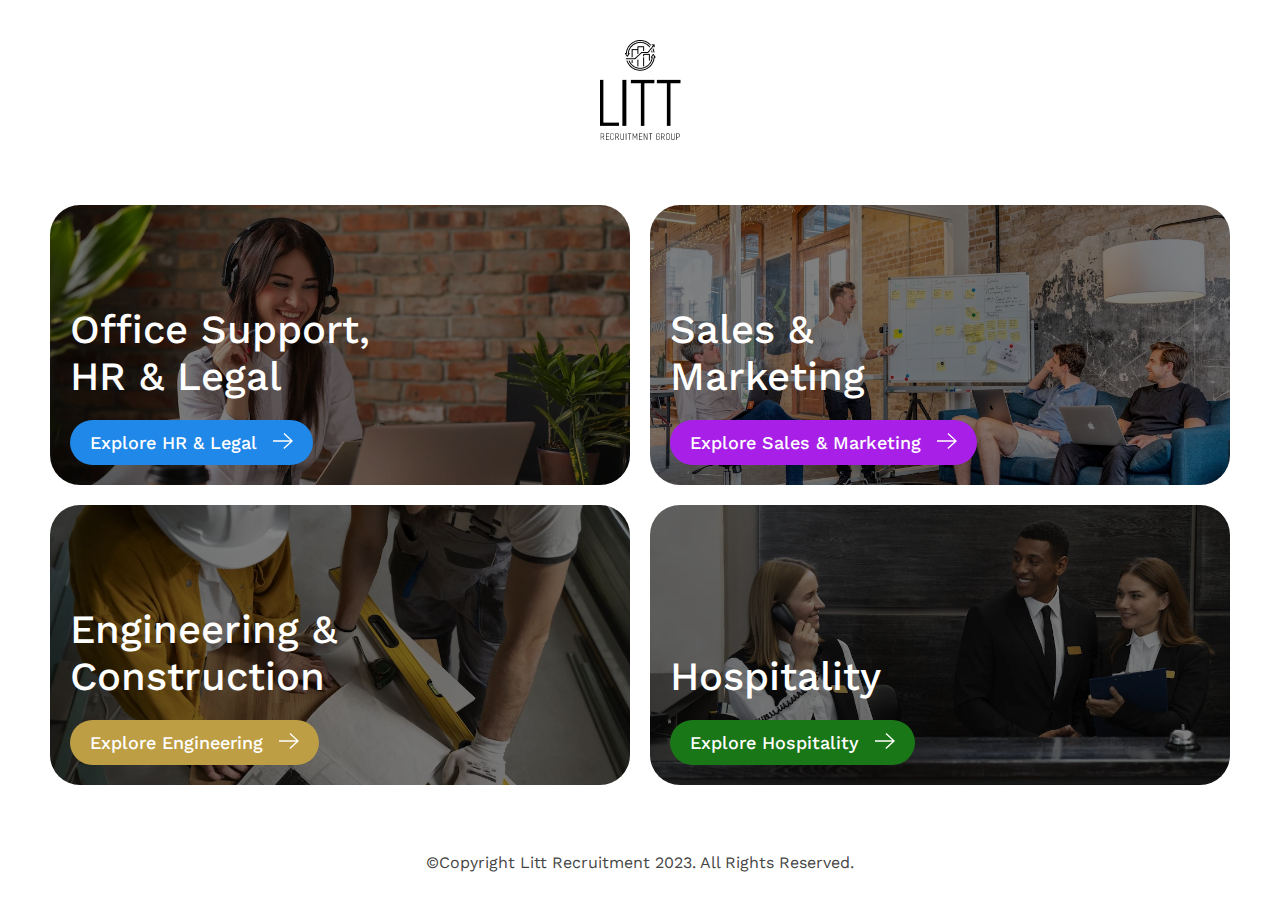
<file: src/index.html>
<!DOCTYPE html>
<html lang="en">
  <head>
    <meta charset="UTF-8" />
    <meta name="viewport" content="width=device-width, initial-scale=1.0" />
    <meta name="description" content="LITT Recruitment Agency Homepage" />
    <title>Home - LITT Recruitment</title>
    <link rel="stylesheet" href="./css/styles.css" />
  </head>
  <body>
    <div id="landing-page">
      <div class="container d-flex">
        <header class="landing-page__header d-flex">
          <a href="index.html">
            <img
              class="logo--portrait"
              src="./images/logo-portrait.png"
              alt="Litt Logo"
            />
          </a>
        </header>

        <section
          class="landing-page__categories padding-landscape padding-mobile"
        >
          <div class="category-card">
            <img
              class="category-card__image"
              src="./images/card-category-hr-legal.webp"
              alt=""
            />
            <div class="category-card__info">
              <h2 class="category-card__title">Office Support, HR & Legal</h2>
              <a href="#" class="category-card__button button button--blue"
                >Explore HR & Legal<span class="button-icon"
                  ><svg
                    aria-hidden="true"
                    width="20"
                    height="16"
                    xmlns="http://www.w3.org/2000/svg"
                    shape-rendering="geometricPrecision"
                    text-rendering="geometricPrecision"
                    image-rendering="optimizeQuality"
                    fill-rule="evenodd"
                    clip-rule="evenodd"
                    viewBox="0 0 512 404.39"
                  >
                    <path
                      fill="white"
                      fill-rule="nonzero"
                      d="M438.95 219.45 0 219.99v-34.98l443.3-.55L269.8 25.79 293.39 0 512 199.92 288.88 404.39l-23.59-25.8z"
                    /></svg></span
              ></a>
            </div>
          </div>

          <div class="category-card">
            <img
              class="category-card__image"
              src="./images/card-category-sales-marketing.webp"
              alt=""
            />
            <div class="category-card__info">
              <h2 class="category-card__title">Sales & Marketing</h2>
              <a
                href="./pages/marketing.html"
                class="category-card__button button button--purple"
                >Explore Sales & Marketing<span class="button-icon"
                  ><svg
                    aria-hidden="true"
                    width="20"
                    height="16"
                    xmlns="http://www.w3.org/2000/svg"
                    shape-rendering="geometricPrecision"
                    text-rendering="geometricPrecision"
                    image-rendering="optimizeQuality"
                    fill-rule="evenodd"
                    clip-rule="evenodd"
                    viewBox="0 0 512 404.39"
                  >
                    <path
                      fill="white"
                      fill-rule="nonzero"
                      d="M438.95 219.45 0 219.99v-34.98l443.3-.55L269.8 25.79 293.39 0 512 199.92 288.88 404.39l-23.59-25.8z"
                    /></svg></span
              ></a>
            </div>
          </div>

          <div class="category-card">
            <img
              class="category-card__image"
              src="./images/card-category-engineering-construction.webp"
              alt=""
            />
            <div class="category-card__info">
              <h2 class="category-card__title">Engineering & Construction</h2>
              <a href="#" class="category-card__button button button--yellow"
                >Explore Engineering<span class="button-icon"
                  ><svg
                    aria-hidden="true"
                    width="20"
                    height="16"
                    xmlns="http://www.w3.org/2000/svg"
                    shape-rendering="geometricPrecision"
                    text-rendering="geometricPrecision"
                    image-rendering="optimizeQuality"
                    fill-rule="evenodd"
                    clip-rule="evenodd"
                    viewBox="0 0 512 404.39"
                  >
                    <path
                      fill="white"
                      fill-rule="nonzero"
                      d="M438.95 219.45 0 219.99v-34.98l443.3-.55L269.8 25.79 293.39 0 512 199.92 288.88 404.39l-23.59-25.8z"
                    /></svg></span
              ></a>
            </div>
          </div>

          <div class="category-card">
            <img
              class="category-card__image"
              src="./images/card-category-hospitality.webp"
              alt=""
            />
            <div class="category-card__info">
              <h2 class="category-card__title">Hospitality</h2>
              <a href="#" class="category-card__button button button--green"
                >Explore Hospitality<span class="button-icon"
                  ><svg
                    aria-hidden="true"
                    width="20"
                    height="16"
                    xmlns="http://www.w3.org/2000/svg"
                    shape-rendering="geometricPrecision"
                    text-rendering="geometricPrecision"
                    image-rendering="optimizeQuality"
                    fill-rule="evenodd"
                    clip-rule="evenodd"
                    viewBox="0 0 512 404.39"
                  >
                    <path
                      fill="white"
                      fill-rule="nonzero"
                      d="M438.95 219.45 0 219.99v-34.98l443.3-.55L269.8 25.79 293.39 0 512 199.92 288.88 404.39l-23.59-25.8z"
                    /></svg></span
              ></a>
            </div>
          </div>
        </section>

        <footer class="landing-page__footer">
          ©Copyright Litt Recruitment 2023. All Rights Reserved.
        </footer>
      </div>
    </div>
  </body>
</html>
</file>
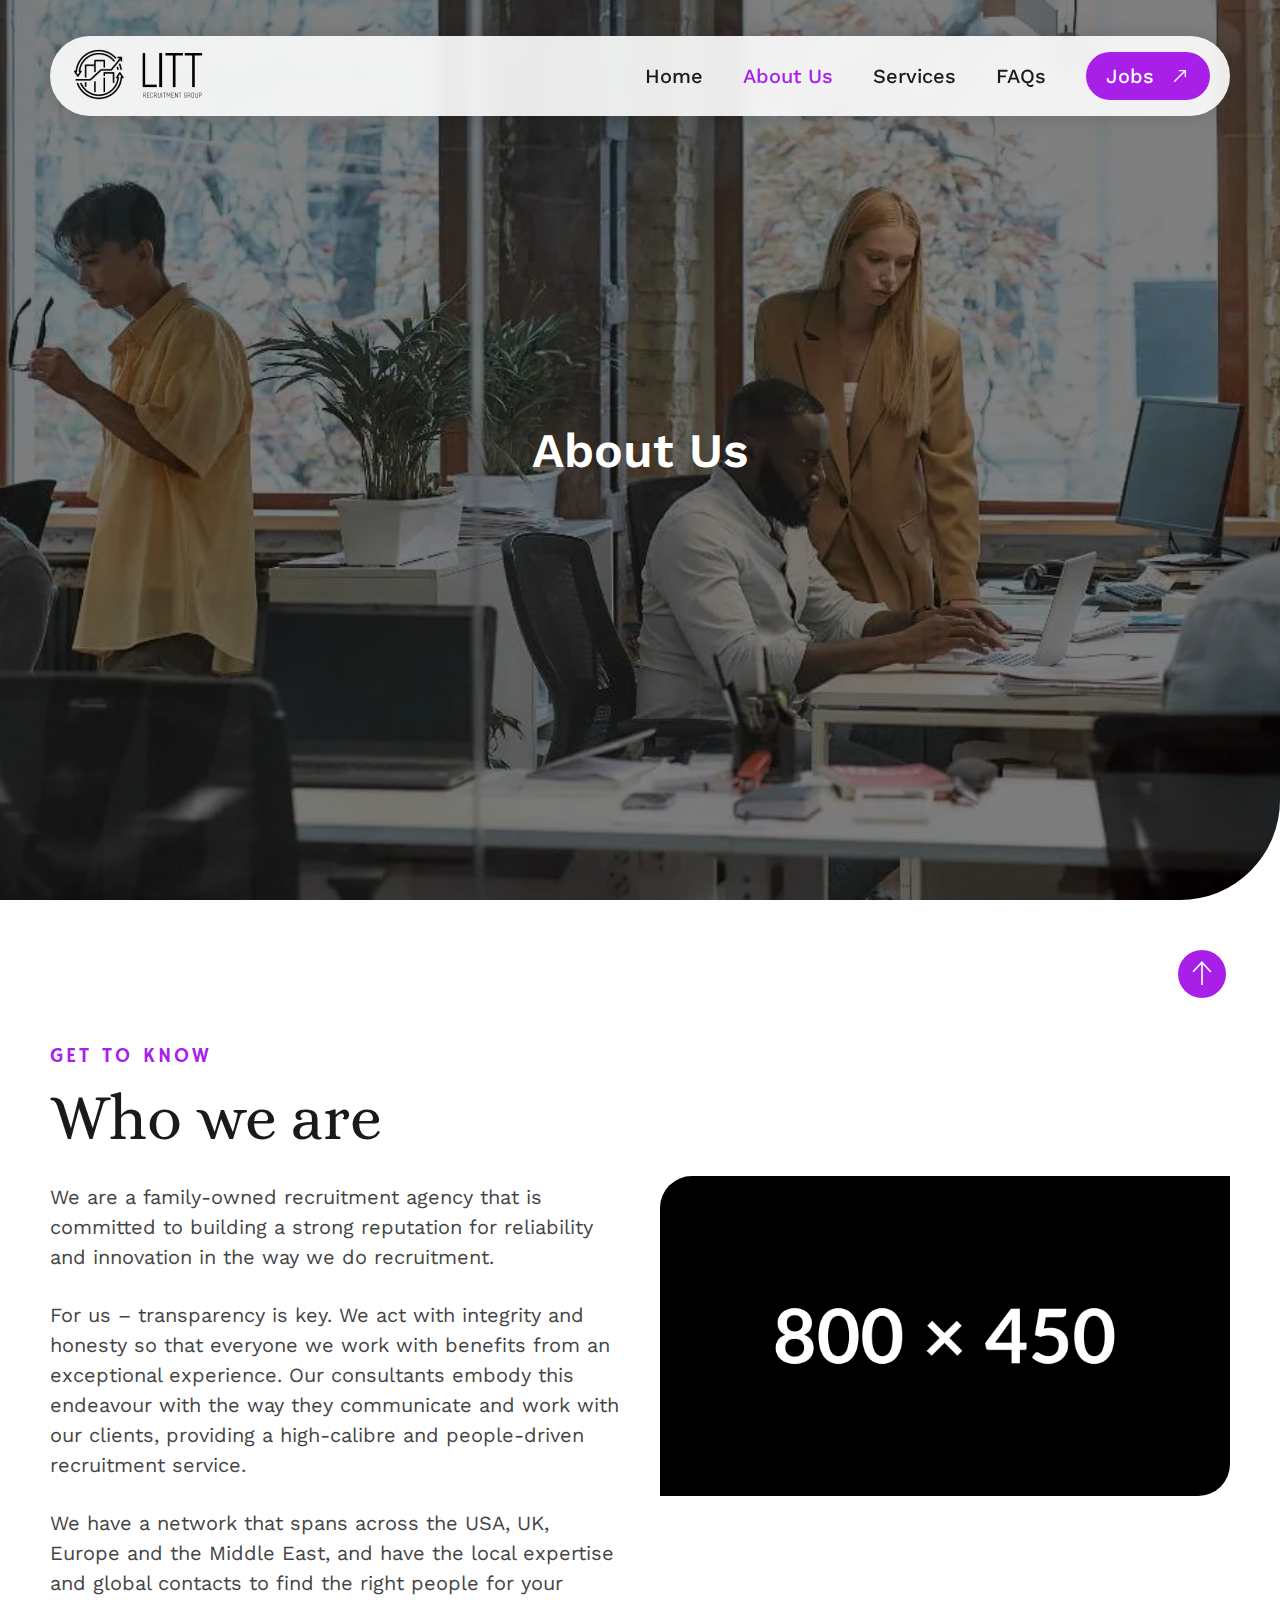
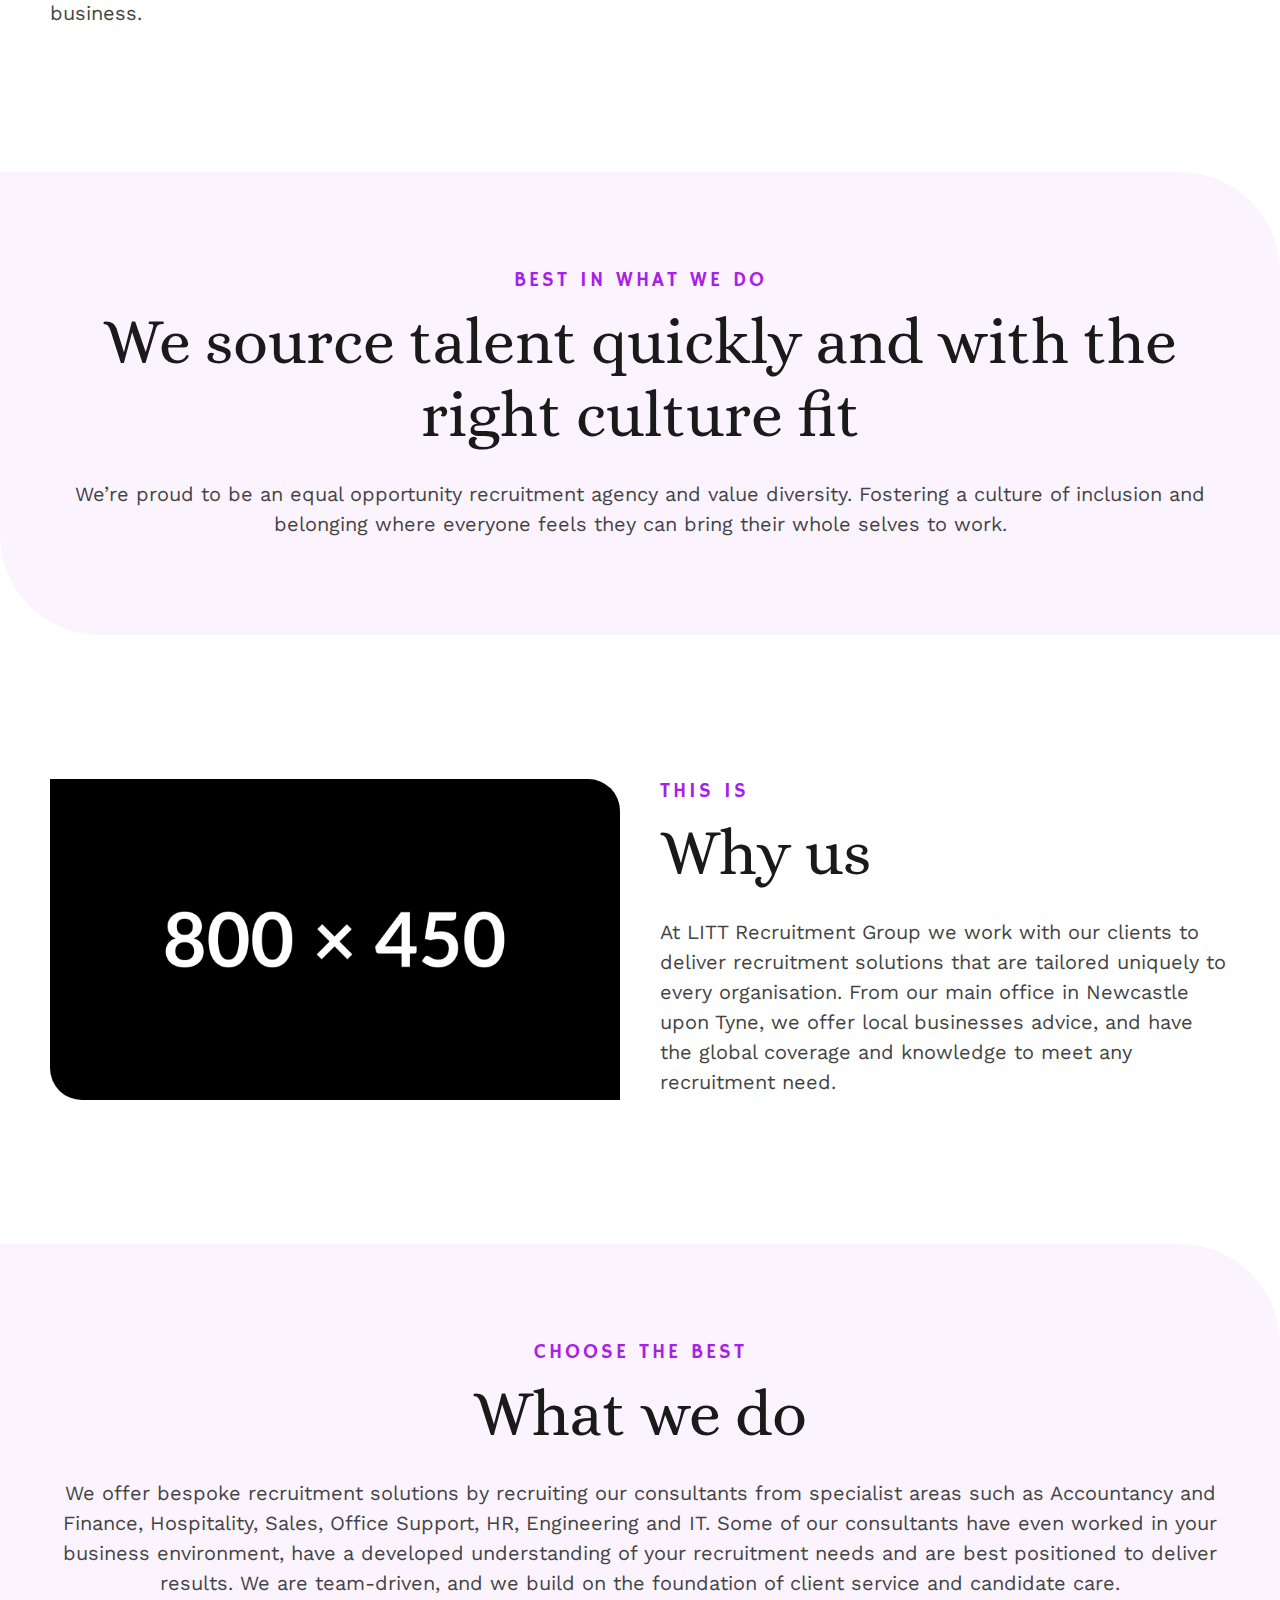
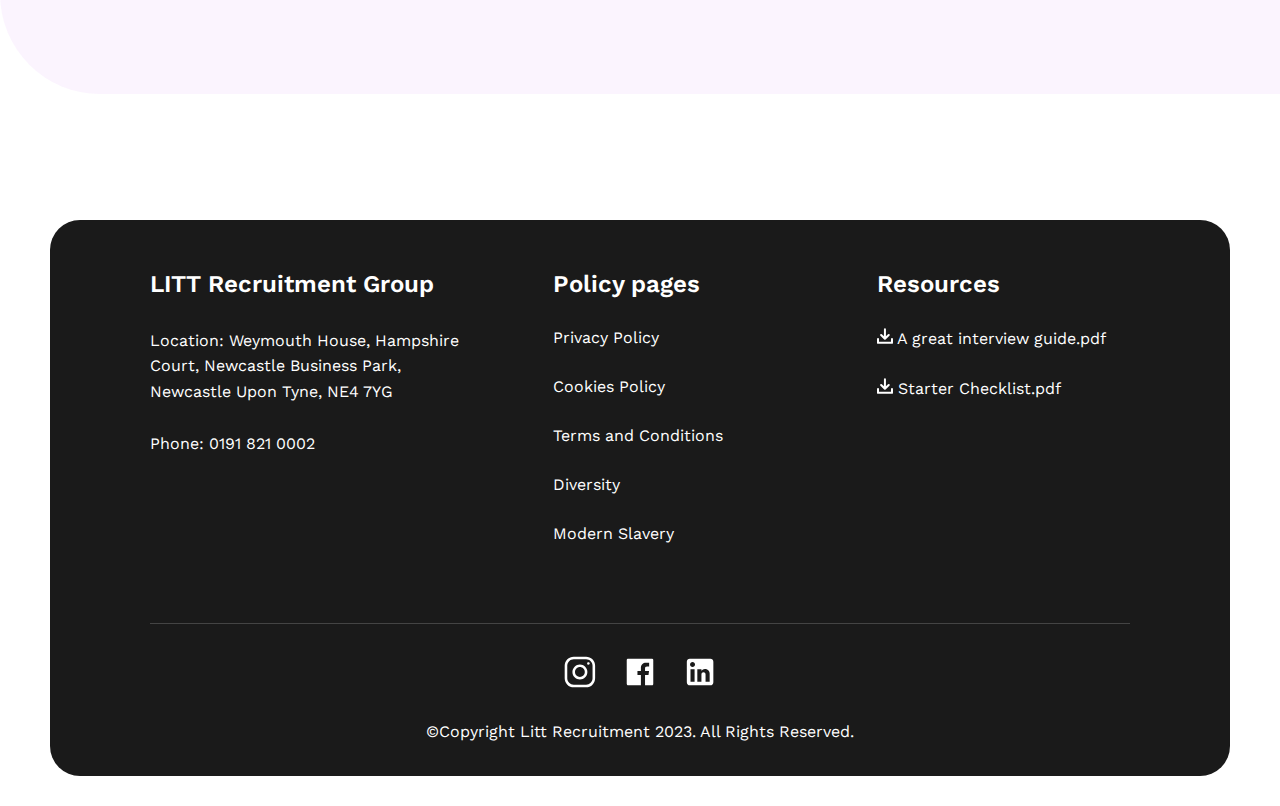
<file: src/pages/about.html>
<!DOCTYPE html>
<html lang="en">
  <head>
    <meta charset="UTF-8" />
    <meta name="viewport" content="width=device-width, initial-scale=1.0" />
    <meta name="description" content="About LITT and what we offer." />
    <title>About Us - Litt Recruitment</title>
    <link rel="stylesheet" href="../css/styles.css" />
    <script defer src="../js/script.js"></script>
  </head>
  <body>
    <div id="about-page">
      <header id="header" class="main-header padding-landscape padding-mobile">
        <div class="container max-width-tablet d-flex">
          <div class="main-header__left">
            <a class="main-header__logo" href="../index.html">
              <img
                class="logo--landscape"
                src="../images/logo-landscape.png"
                alt="Litt Logo"
              />
            </a>
            <button
              id="open-menu"
              class="nav-mobile button--purple icon--white"
              aria-label="Open/Close Mobile Menu"
            >
              <?xml version="1.0" encoding="utf-8"?><svg
                version="1.1"
                id="Layer_1"
                xmlns="http://www.w3.org/2000/svg"
                xmlns:xlink="http://www.w3.org/1999/xlink"
                x="0px"
                y="0px"
                viewBox="0 0 122.88 95.95"
                style="enable-background: new 0 0 122.88 95.95"
                xml:space="preserve"
              >
                <style type="text/css">
                  .st0 {
                    fill-rule: evenodd;
                    clip-rule: evenodd;
                  }
                </style>
                <g>
                  <path
                    class="st0"
                    d="M8.94,0h105c4.92,0,8.94,4.02,8.94,8.94l0,0c0,4.92-4.02,8.94-8.94,8.94h-105C4.02,17.88,0,13.86,0,8.94l0,0 C0,4.02,4.02,0,8.94,0L8.94,0z M8.94,78.07h105c4.92,0,8.94,4.02,8.94,8.94l0,0c0,4.92-4.02,8.94-8.94,8.94h-105 C4.02,95.95,0,91.93,0,87.01l0,0C0,82.09,4.02,78.07,8.94,78.07L8.94,78.07z M8.94,39.03h105c4.92,0,8.94,4.02,8.94,8.94l0,0 c0,4.92-4.02,8.94-8.94,8.94h-105C4.02,56.91,0,52.89,0,47.97l0,0C0,43.06,4.02,39.03,8.94,39.03L8.94,39.03z"
                  />
                </g>
              </svg>
              <p class="hide nav-close">X</p>
            </button>
          </div>
          <nav class="nav">
            <ul class="nav__links d-flex">
              <li>
                <a
                  class="nav__link color--gray-1 color-hover--purple"
                  href="./marketing.html"
                  >Home</a
                >
              </li>
              <li>
                <a
                  class="nav__link color--purple color-hover--purple active-nav"
                  href="#"
                  >About Us</a
                >
              </li>
              <li>
                <a
                  class="nav__link color--gray-1 color-hover--purple"
                  href="./services.html"
                  >Services</a
                >
              </li>
              <li>
                <a
                  class="nav__link color--gray-1 color-hover--purple"
                  href="./faq.html"
                  >FAQs</a
                >
              </li>
              <li>
                <a href="#" class="button button--purple nav__link"
                  >Jobs<span class="icon--hover-purple d-flex"
                    ><svg
                      width="20"
                      height="20"
                      xmlns="http://www.w3.org/2000/svg"
                      xmlns:xlink="http://www.w3.org/1999/xlink"
                      viewBox="0 0 24 24"
                    >
                      <g fill="none">
                        <path
                          d="M11 3a1 1 0 1 0 0 2h6.586L3.293 19.293a1 1 0 1 0 1.414 1.414L19 6.414V13a1 1 0 1 0 2 0V4a1 1 0 0 0-1-1h-9z"
                          fill="currentColor"
                        ></path>
                      </g></svg></span
                ></a>
              </li>
            </ul>
            <div class="nav__buttons">
              <a
                href="#"
                class="button button--purple"
                aria-label="Go to recruiter portal"
                >Looking to recruit<span class="button-icon" aria-hidden="true"
                  ><svg
                    width="20"
                    height="16"
                    xmlns="http://www.w3.org/2000/svg"
                    shape-rendering="geometricPrecision"
                    text-rendering="geometricPrecision"
                    image-rendering="optimizeQuality"
                    fill-rule="evenodd"
                    clip-rule="evenodd"
                    viewBox="0 0 512 404.39"
                  >
                    <path
                      fill="white"
                      fill-rule="nonzero"
                      d="M438.95 219.45 0 219.99v-34.98l443.3-.55L269.8 25.79 293.39 0 512 199.92 288.88 404.39l-23.59-25.8z"
                    /></svg></span
              ></a>
              <a
                href="#"
                class="button button--purple"
                aria-label="Go to job application"
                >Looking for work<span class="button-icon" aria-hidden="true"
                  ><svg
                    width="20"
                    height="16"
                    xmlns="http://www.w3.org/2000/svg"
                    shape-rendering="geometricPrecision"
                    text-rendering="geometricPrecision"
                    image-rendering="optimizeQuality"
                    fill-rule="evenodd"
                    clip-rule="evenodd"
                    viewBox="0 0 512 404.39"
                  >
                    <path
                      fill="white"
                      fill-rule="nonzero"
                      d="M438.95 219.45 0 219.99v-34.98l443.3-.55L269.8 25.79 293.39 0 512 199.92 288.88 404.39l-23.59-25.8z"
                    /></svg></span
              ></a>
            </div>
          </nav>
        </div>
      </header>

      <section class="hero">
        <img class="hero__image" src="../images/hero-image-2.webp" alt="" />
        <div class="hero__container padding-mobile">
          <h1 class="hero__title">About Us</h1>
        </div>
      </section>

      <div class="sticky-wrapper">
        <section
          class="container section-padding-1 padding-landscape padding-mobile max-width-tablet d-flex f-rev-column--t section-gap text-center--t"
        >
          <div class="section-column">
            <p class="section-label color--purple">Get to know</p>
            <h2 class="section-title">Who we are</h2>
            <p class="section-text">
              We are a family-owned recruitment agency that is committed to
              building a strong reputation for reliability and innovation in the
              way we do recruitment.
            </p>
            <p class="section-text">
              For us – transparency is key. We act with integrity and honesty so
              that everyone we work with benefits from an exceptional
              experience. Our consultants embody this endeavour with the way
              they communicate and work with our clients, providing a
              high-calibre and people-driven recruitment service.
            </p>
            <p class="section-text">
              We have a network that spans across the USA, UK, Europe and the
              Middle East, and have the local expertise and global contacts to
              find the right people for your business.
            </p>
          </div>
          <div class="section-column d-flex flex-center">
            <img
              class="section-image border-radius-2"
              src="../images/placeholder.png"
              alt=""
            />
          </div>
        </section>

        <section class="background--purple section-border-radius-1">
          <div
            class="container section-padding-2 padding-landscape padding-mobile max-width-tablet text-center"
          >
            <p class="section-label color--purple">BEST IN WHAT WE DO</p>
            <h2 class="section-title">
              We source talent quickly and with the right culture fit
            </h2>
            <p class="section-text">
              We’re proud to be an equal opportunity recruitment agency and
              value diversity. Fostering a culture of inclusion and belonging
              where everyone feels they can bring their whole selves to work.
            </p>
          </div>
        </section>

        <section
          class="container section-padding-1 padding-landscape padding-mobile max-width-tablet d-flex f-column--t section-gap text-center--t"
        >
          <div class="section-column d-flex flex-center">
            <img
              class="section-image border-radius-1"
              src="../images/placeholder.png"
              alt=""
            />
          </div>
          <div class="section-column">
            <p class="section-label color--purple">THIS IS</p>
            <h2 class="section-title">Why us</h2>
            <p class="section-text">
              At LITT Recruitment Group we work with our clients to deliver
              recruitment solutions that are tailored uniquely to every
              organisation. From our main office in Newcastle upon Tyne, we
              offer local businesses advice, and have the global coverage and
              knowledge to meet any recruitment need.
            </p>
          </div>
        </section>

        <section class="background--purple section-border-radius-1">
          <div
            class="container section-padding-2 padding-landscape padding-mobile max-width-tablet text-center"
          >
            <p class="section-label color--purple">CHOOSE THE BEST</p>
            <h2 class="section-title">What we do</h2>
            <p class="section-text">
              We offer bespoke recruitment solutions by recruiting our
              consultants from specialist areas such as Accountancy and Finance,
              Hospitality, Sales, Office Support, HR, Engineering and IT. Some
              of our consultants have even worked in your business environment,
              have a developed understanding of your recruitment needs and are
              best positioned to deliver results. We are team-driven, and we
              build on the foundation of client service and candidate care.
            </p>
          </div>
        </section>

        <div
          class="sticky-contact container padding-landscape padding-mobile max-width-tablet"
        >
          <button
            id="scroll-top"
            class="contact-button button--purple"
            aria-label="Scroll to top"
          >
            <svg
              aria-hidden="true"
              width="24"
              height="24"
              xmlns="http://www.w3.org/2000/svg"
              shape-rendering="geometricPrecision"
              text-rendering="geometricPrecision"
              image-rendering="optimizeQuality"
              fill-rule="evenodd"
              clip-rule="evenodd"
              viewBox="0 0 404 511.5"
            >
              <path
                fill-rule="nonzero"
                d="m219.24 72.97.54 438.53h-34.95l-.55-442.88L25.77 241.96 0 218.39 199.73 0 404 222.89l-25.77 23.58z"
                fill="white"
              />
            </svg>
          </button>
        </div>
      </div>

      <footer
        id="main-footer"
        class="container max-width-tablet d-flex"
        role="contentinfo"
      >
        <div class="main-footer__column">
          <h3 class="main-footer__title">LITT Recruitment Group</h3>
          <p class="main-footer__address">
            Location: Weymouth House, Hampshire Court, Newcastle Business Park,
            Newcastle Upon Tyne, NE4 7YG
          </p>
          <p class="main-footer__phone">Phone: 0191 821 0002</p>
        </div>
        <div class="main-footer__column">
          <h3 class="main-footer__title">Policy pages</h3>
          <ul class="main-footer__list">
            <li><a href="#">Privacy Policy</a></li>
            <li><a href="#">Cookies Policy</a></li>
            <li><a href="#">Terms and Conditions</a></li>
            <li><a href="#">Diversity</a></li>
            <li><a href="#">Modern Slavery</a></li>
          </ul>
        </div>
        <div class="main-footer__column">
          <h3 class="main-footer__title">Resources</h3>
          <ul class="main-footer__list">
            <li>
              <a href="#"
                ><span class="icon--white" aria-hidden="true">
                  <svg
                    width="16"
                    height="16"
                    id="Layer_1"
                    data-name="Layer 1"
                    xmlns="http://www.w3.org/2000/svg"
                    viewBox="0 0 122.88 120.89"
                  >
                    <path
                      fill="white"
                      d="M84.58,47a7.71,7.71,0,1,1,10.8,11L66.09,86.88a7.72,7.72,0,0,1-10.82,0L26.4,58.37a7.71,7.71,0,1,1,10.81-11L53.1,63.12l.16-55.47a7.72,7.72,0,0,1,15.43.13l-.15,55L84.58,47ZM0,113.48.1,83.3a7.72,7.72,0,1,1,15.43.14l-.07,22q46,.09,91.91,0l.07-22.12a7.72,7.72,0,1,1,15.44.14l-.1,30h-.09a7.71,7.71,0,0,1-7.64,7.36q-53.73.1-107.38,0A7.7,7.7,0,0,1,0,113.48Z"
                    />
                  </svg>
                </span>
                A great interview guide.pdf</a
              >
            </li>
            <li>
              <a href="#"
                ><span class="icon--white" aria-hidden="true">
                  <svg
                    width="16"
                    height="16"
                    id="Layer_1"
                    data-name="Layer 1"
                    xmlns="http://www.w3.org/2000/svg"
                    viewBox="0 0 122.88 120.89"
                  >
                    <path
                      fill="white"
                      d="M84.58,47a7.71,7.71,0,1,1,10.8,11L66.09,86.88a7.72,7.72,0,0,1-10.82,0L26.4,58.37a7.71,7.71,0,1,1,10.81-11L53.1,63.12l.16-55.47a7.72,7.72,0,0,1,15.43.13l-.15,55L84.58,47ZM0,113.48.1,83.3a7.72,7.72,0,1,1,15.43.14l-.07,22q46,.09,91.91,0l.07-22.12a7.72,7.72,0,1,1,15.44.14l-.1,30h-.09a7.71,7.71,0,0,1-7.64,7.36q-53.73.1-107.38,0A7.7,7.7,0,0,1,0,113.48Z"
                    />
                  </svg>
                </span>
                Starter Checklist.pdf</a
              >
            </li>
          </ul>
        </div>
        <div class="main-footer__row d-flex">
          <div class="main-footer__copyright">
            <p class="text-center">
              ©Copyright Litt Recruitment 2023. All Rights Reserved.
            </p>
          </div>
          <div class="main-footer__socials d-flex">
            <a href="#" aria-label="Visit our Instagram">
              <svg
                aria-hidden="true"
                width="24"
                height="24"
                viewBox="0 0 24 24"
                fill="none"
                xmlns="http://www.w3.org/2000/svg"
              >
                <path
                  fill-rule="evenodd"
                  clip-rule="evenodd"
                  d="M7.96153 8.0128C9.01363 6.9553 10.4406 6.36121 11.9285 6.36121C13.4164 6.36121 14.8433 6.9553 15.8954 8.0128C16.9475 9.0703 17.5386 10.5046 17.5386 12.0001C17.5386 13.4956 16.9475 14.9299 15.8954 15.9874C14.8433 17.0449 13.4164 17.639 11.9285 17.639C10.4406 17.639 9.01363 17.0449 7.96153 15.9874C6.90942 14.9299 6.31836 13.4956 6.31836 12.0001C6.31836 10.5046 6.90942 9.0703 7.96153 8.0128ZM11.9285 8.30565C10.9536 8.30565 10.0187 8.69489 9.32944 9.38773C8.64013 10.0806 8.25288 11.0203 8.25288 12.0001C8.25288 12.9799 8.64013 13.9196 9.32944 14.6125C10.0187 15.3053 10.9536 15.6945 11.9285 15.6945C12.9033 15.6945 13.8382 15.3053 14.5275 14.6125C15.2168 13.9196 15.6041 12.9799 15.6041 12.0001C15.6041 11.0203 15.2168 10.0806 14.5275 9.38773C13.8382 8.69489 12.9033 8.30565 11.9285 8.30565Z"
                  fill="white"
                ></path>
                <path
                  fill-rule="evenodd"
                  clip-rule="evenodd"
                  d="M7.28548 2.47228C6.00281 2.47228 4.77268 2.98443 3.86569 3.89606C2.95871 4.8077 2.44917 6.04414 2.44917 7.33339V16.6667C2.44917 17.956 2.95871 19.1924 3.86569 20.104C4.77268 21.0157 6.00281 21.5278 7.28548 21.5278H16.5712C17.8539 21.5278 19.084 21.0157 19.991 20.104C20.898 19.1924 21.4075 17.956 21.4075 16.6667V7.33339C21.4075 6.04414 20.898 4.8077 19.991 3.89606C19.084 2.98443 17.8539 2.47228 16.5712 2.47228H7.28548ZM2.49778 2.52113C3.76756 1.24484 5.48975 0.527832 7.28548 0.527832H16.5712C18.3669 0.527832 20.0891 1.24484 21.3589 2.52113C22.6287 3.79742 23.342 5.52844 23.342 7.33339V16.6667C23.342 18.4717 22.6287 20.2027 21.3589 21.479C20.0891 22.7553 18.3669 23.4723 16.5712 23.4723H7.28548C5.48975 23.4723 3.76756 22.7553 2.49778 21.479C1.228 20.2027 0.514648 18.4717 0.514648 16.6667V7.33339C0.514648 5.52844 1.228 3.79742 2.49778 2.52113Z"
                  fill="white"
                ></path>
                <path
                  fill-rule="evenodd"
                  clip-rule="evenodd"
                  d="M18.9743 4.86283C19.3695 5.22402 19.3987 5.8389 19.0393 6.23621L19.0277 6.24904C18.6684 6.64634 18.0566 6.67562 17.6613 6.31443C17.2661 5.95324 17.2369 5.33836 17.5963 4.94106L17.6079 4.92822C17.9672 4.53092 18.579 4.50164 18.9743 4.86283Z"
                  fill="white"
                ></path>
              </svg>
            </a>

            <a href="#" aria-label="Visit our Facebook">
              <svg
                aria-hidden="true"
                width="28"
                height="28"
                viewBox="0 0 28 28"
                fill="none"
                xmlns="http://www.w3.org/2000/svg"
              >
                <path
                  d="M24.3306 2.33337H3.66985C3.33123 2.33337 3.00647 2.46858 2.76703 2.70925C2.52758 2.94993 2.39307 3.27635 2.39307 3.61671V24.3834C2.39307 24.7237 2.52758 25.0502 2.76703 25.2908C3.00647 25.5315 3.33123 25.6667 3.66985 25.6667H14.7895V16.625H11.7716V13.125H14.7895V10.5C14.727 9.88376 14.7994 9.26119 15.0016 8.676C15.2038 8.09081 15.5309 7.55718 15.96 7.11252C16.3892 6.66786 16.9099 6.32296 17.4856 6.10199C18.0614 5.88102 18.6783 5.78933 19.2931 5.83337C20.1965 5.82779 21.0995 5.87453 21.9975 5.97337V9.12337H20.152C18.6895 9.12337 18.4109 9.82337 18.4109 10.8384V13.09H21.8931L21.4404 16.59H18.4109V25.6667H24.3306C24.4982 25.6667 24.6643 25.6335 24.8192 25.569C24.9741 25.5045 25.1148 25.41 25.2334 25.2908C25.352 25.1717 25.446 25.0302 25.5102 24.8745C25.5743 24.7188 25.6074 24.5519 25.6074 24.3834V3.61671C25.6074 3.44818 25.5743 3.2813 25.5102 3.1256C25.446 2.9699 25.352 2.82842 25.2334 2.70925C25.1148 2.59009 24.9741 2.49556 24.8192 2.43106C24.6643 2.36657 24.4982 2.33337 24.3306 2.33337Z"
                  fill="white"
                ></path>
              </svg>
            </a>

            <a href="#" aria-label="Visit our LinkedIn">
              <svg
                aria-hidden="true"
                width="28"
                height="28"
                viewBox="0 0 28 28"
                fill="none"
                xmlns="http://www.w3.org/2000/svg"
              >
                <path
                  d="M23.0993 2.33337C23.7834 2.33337 24.4394 2.60652 24.9232 3.09273C25.4069 3.57893 25.6786 4.23837 25.6786 4.92597V23.0741C25.6786 23.7617 25.4069 24.4212 24.9232 24.9074C24.4394 25.3936 23.7834 25.6667 23.0993 25.6667H5.04372C4.35963 25.6667 3.70356 25.3936 3.21983 24.9074C2.73611 24.4212 2.46436 23.7617 2.46436 23.0741V4.92597C2.46436 4.23837 2.73611 3.57893 3.21983 3.09273C3.70356 2.60652 4.35963 2.33337 5.04372 2.33337H23.0993ZM22.4544 22.426V15.5556C22.4544 14.4348 22.0115 13.3599 21.223 12.5674C20.4345 11.7749 19.3651 11.3297 18.2501 11.3297C17.1538 11.3297 15.8771 12.0037 15.258 13.0149V11.576H11.6598V22.426H15.258V16.0352C15.258 15.0371 16.0576 14.2204 17.0507 14.2204C17.5295 14.2204 17.9888 14.4116 18.3274 14.752C18.666 15.0923 18.8562 15.5539 18.8562 16.0352V22.426H22.4544ZM7.46832 9.54078C8.04296 9.54078 8.59406 9.31134 9.00039 8.90293C9.40672 8.49451 9.63499 7.94059 9.63499 7.363C9.63499 6.15745 8.66773 5.17226 7.46832 5.17226C6.89027 5.17226 6.33589 5.40307 5.92714 5.81392C5.51839 6.22476 5.28876 6.78198 5.28876 7.363C5.28876 8.56856 6.26892 9.54078 7.46832 9.54078ZM9.26098 22.426V11.576H5.68856V22.426H9.26098Z"
                  fill="white"
                ></path>
              </svg>
            </a>
          </div>
        </div>
      </footer>
    </div>
  </body>
</html>
</file>
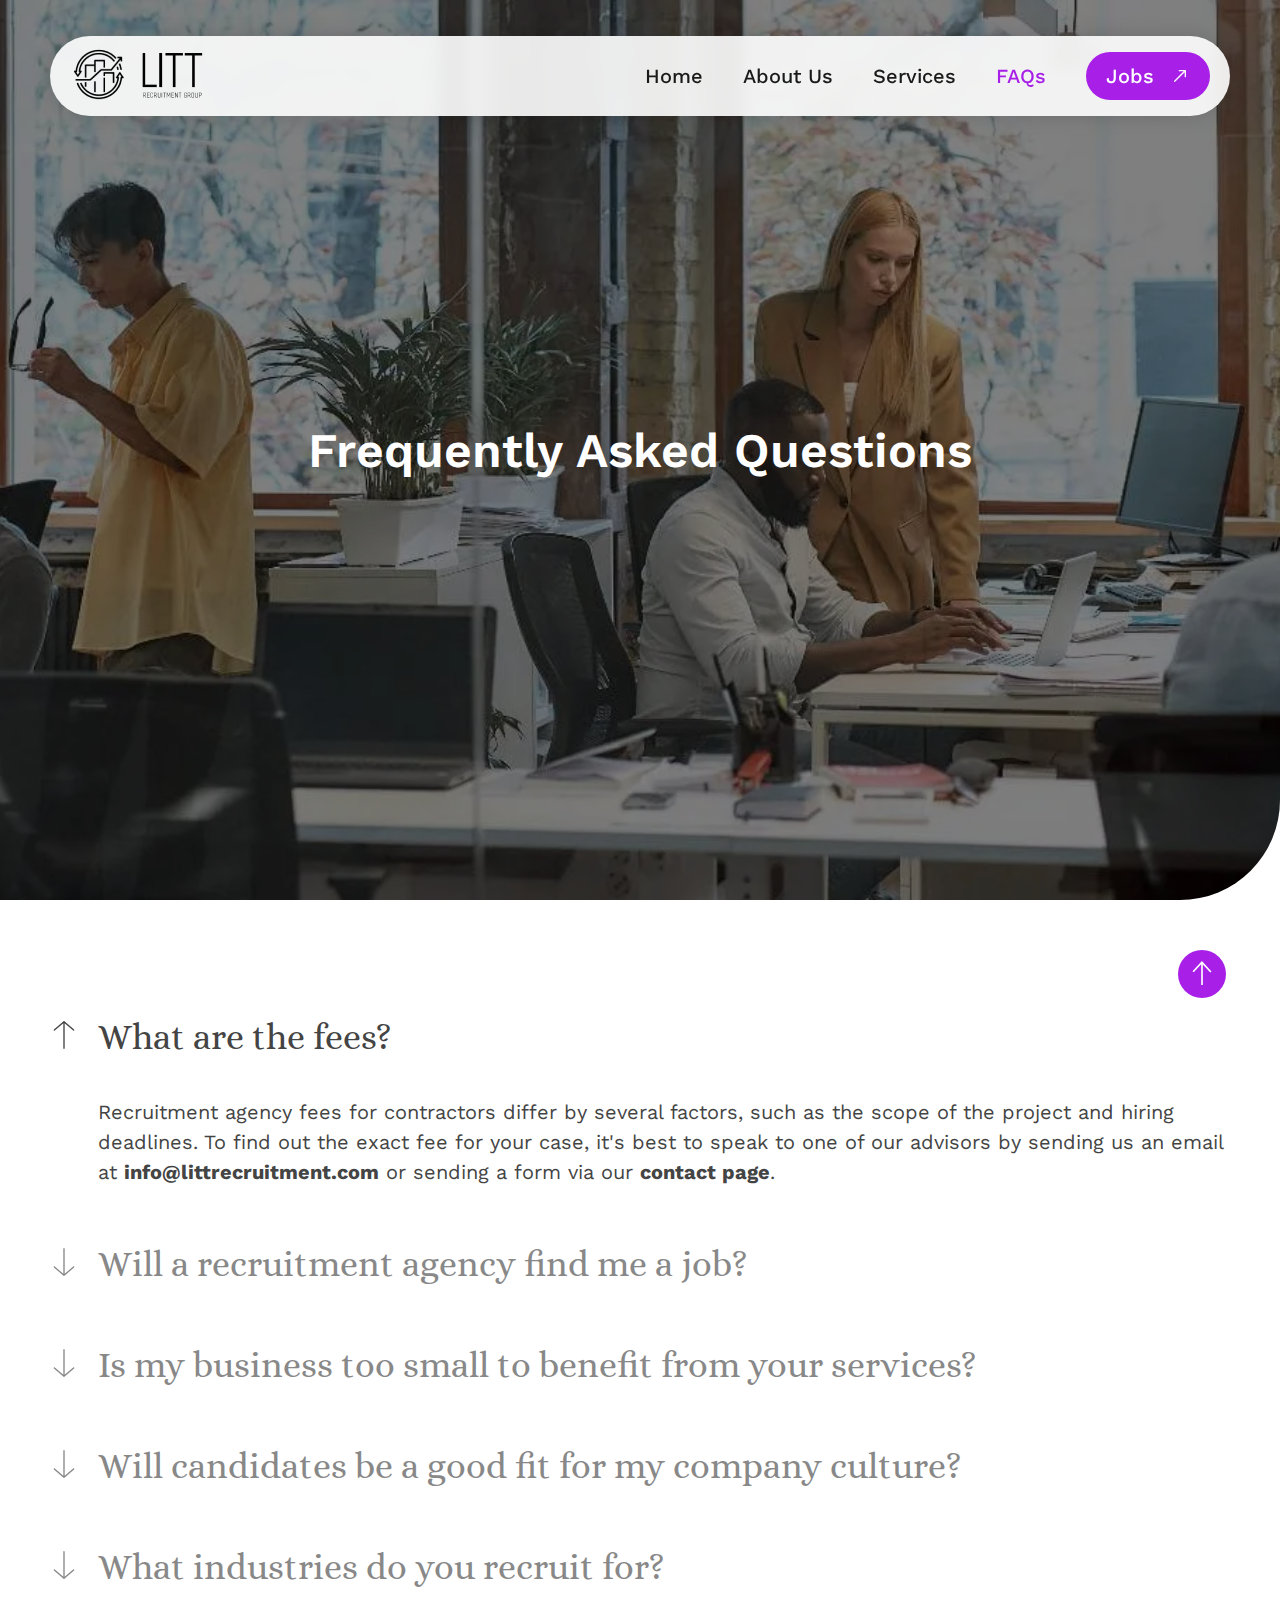
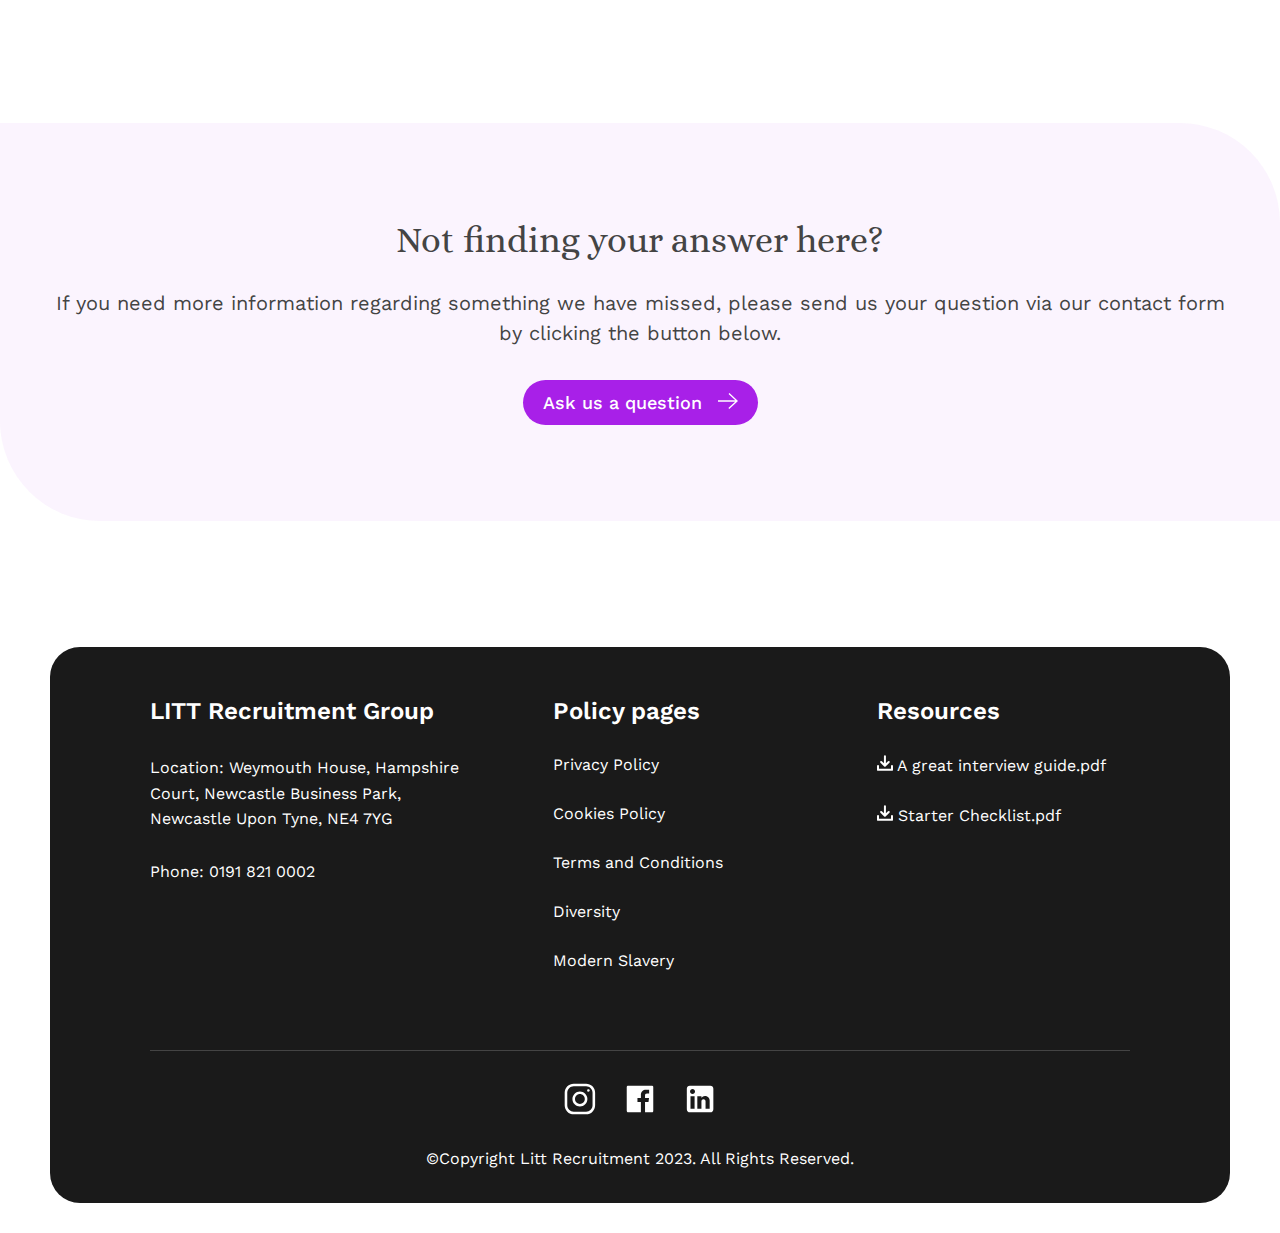
<file: src/pages/faq.html>
<!DOCTYPE html>
<html lang="en">
  <head>
    <meta charset="UTF-8" />
    <meta name="viewport" content="width=device-width, initial-scale=1.0" />
    <meta
      name="description"
      content="LITT Recruitment FAQ: Get answers to common staffing questions."
    />
    <title>FAQs - LITT Recruitment</title>
    <link rel="stylesheet" href="../css/styles.css" />
    <script defer src="../js/script.js"></script>
  </head>
  <body>
    <header id="header" class="main-header padding-landscape padding-mobile">
      <div class="container max-width-tablet d-flex">
        <div class="main-header__left">
          <a class="main-header__logo" href="../index.html">
            <img
              class="logo--landscape"
              src="../images/logo-landscape.png"
              alt="Litt Logo"
            />
          </a>
          <button
            id="open-menu"
            class="nav-mobile button--purple icon--white"
            aria-label="Open/Close Mobile Menu"
          >
            <?xml version="1.0" encoding="utf-8"?><svg
              version="1.1"
              id="Layer_1"
              xmlns="http://www.w3.org/2000/svg"
              xmlns:xlink="http://www.w3.org/1999/xlink"
              x="0px"
              y="0px"
              viewBox="0 0 122.88 95.95"
              style="enable-background: new 0 0 122.88 95.95"
              xml:space="preserve"
            >
              <style type="text/css">
                .st0 {
                  fill-rule: evenodd;
                  clip-rule: evenodd;
                }
              </style>
              <g>
                <path
                  class="st0"
                  d="M8.94,0h105c4.92,0,8.94,4.02,8.94,8.94l0,0c0,4.92-4.02,8.94-8.94,8.94h-105C4.02,17.88,0,13.86,0,8.94l0,0 C0,4.02,4.02,0,8.94,0L8.94,0z M8.94,78.07h105c4.92,0,8.94,4.02,8.94,8.94l0,0c0,4.92-4.02,8.94-8.94,8.94h-105 C4.02,95.95,0,91.93,0,87.01l0,0C0,82.09,4.02,78.07,8.94,78.07L8.94,78.07z M8.94,39.03h105c4.92,0,8.94,4.02,8.94,8.94l0,0 c0,4.92-4.02,8.94-8.94,8.94h-105C4.02,56.91,0,52.89,0,47.97l0,0C0,43.06,4.02,39.03,8.94,39.03L8.94,39.03z"
                />
              </g>
            </svg>
            <p class="hide nav-close">X</p>
          </button>
        </div>
        <nav class="nav">
          <ul class="nav__links d-flex">
            <li>
              <a
                class="nav__link color--gray-1 color-hover--purple"
                href="./marketing.html"
                >Home</a
              >
            </li>
            <li>
              <a
                class="nav__link color--gray-1 color-hover--purple"
                href="./about.html"
                >About Us</a
              >
            </li>
            <li>
              <a
                class="nav__link color--gray-1 color-hover--purple"
                href="./services.html"
                >Services</a
              >
            </li>
            <li>
              <a
                class="nav__link active-nav color--purple color-hover--purple"
                href="#"
                >FAQs</a
              >
            </li>
            <li>
              <a href="#" class="button button--purple nav__link"
                >Jobs<span class="icon--hover-purple d-flex"
                  ><svg
                    width="20"
                    height="20"
                    xmlns="http://www.w3.org/2000/svg"
                    xmlns:xlink="http://www.w3.org/1999/xlink"
                    viewBox="0 0 24 24"
                  >
                    <g fill="none">
                      <path
                        d="M11 3a1 1 0 1 0 0 2h6.586L3.293 19.293a1 1 0 1 0 1.414 1.414L19 6.414V13a1 1 0 1 0 2 0V4a1 1 0 0 0-1-1h-9z"
                        fill="currentColor"
                      ></path>
                    </g></svg></span
              ></a>
            </li>
          </ul>
          <div class="nav__buttons">
            <a
              href="#"
              class="button button--purple"
              aria-label="Go to recruiter portal"
              >Looking to recruit<span class="button-icon" aria-hidden="true"
                ><svg
                  width="20"
                  height="16"
                  xmlns="http://www.w3.org/2000/svg"
                  shape-rendering="geometricPrecision"
                  text-rendering="geometricPrecision"
                  image-rendering="optimizeQuality"
                  fill-rule="evenodd"
                  clip-rule="evenodd"
                  viewBox="0 0 512 404.39"
                >
                  <path
                    fill="white"
                    fill-rule="nonzero"
                    d="M438.95 219.45 0 219.99v-34.98l443.3-.55L269.8 25.79 293.39 0 512 199.92 288.88 404.39l-23.59-25.8z"
                  /></svg></span
            ></a>
            <a
              href="#"
              class="button button--purple"
              aria-label="Go to job application"
              >Looking for work<span class="button-icon" aria-hidden="true"
                ><svg
                  width="20"
                  height="16"
                  xmlns="http://www.w3.org/2000/svg"
                  shape-rendering="geometricPrecision"
                  text-rendering="geometricPrecision"
                  image-rendering="optimizeQuality"
                  fill-rule="evenodd"
                  clip-rule="evenodd"
                  viewBox="0 0 512 404.39"
                >
                  <path
                    fill="white"
                    fill-rule="nonzero"
                    d="M438.95 219.45 0 219.99v-34.98l443.3-.55L269.8 25.79 293.39 0 512 199.92 288.88 404.39l-23.59-25.8z"
                  /></svg></span
            ></a>
          </div>
        </nav>
      </div>
    </header>

    <section class="hero">
      <img class="hero__image" src="../images/hero-image-2.webp" alt="" />
      <div class="hero__container padding-mobile">
        <h1 class="hero__title">Frequently Asked Questions</h1>
      </div>
    </section>

    <div class="sticky-wrapper">
      <section
        class="accordion container section-padding-2 padding-landscape padding-mobile max-width-tablet"
      >
        <div class="accordion-item">
          <input
            type="radio"
            id="question1"
            name="accordion"
            class="accordion-radio"
            checked
          />
          <label for="question1" class="section-title-2 accordion-header"
            ><span aria-hidden="true"
              ><svg
                class="accordion-arrow"
                width="28"
                height="28"
                xmlns="http://www.w3.org/2000/svg"
                shape-rendering="geometricPrecision"
                text-rendering="geometricPrecision"
                image-rendering="optimizeQuality"
                fill-rule="evenodd"
                clip-rule="evenodd"
                viewBox="0 0 377 512.23"
              >
                <path
                  fill-rule="nonzero"
                  d="M372.87 355.28c5.06-4.43 5.53-12.09 1.06-17.09-4.47-5.01-12.2-5.47-17.26-1.05L200.78 473.26V12.15c0-6.71-5.5-12.15-12.28-12.15-6.78 0-12.28 5.44-12.28 12.15v461.11L20.33 337.14c-5.06-4.42-12.79-3.96-17.26 1.05-4.47 5-4 12.66 1.06 17.09L180.2 509.02c4.55 4.18 11.65 4.33 16.4.18l176.27-153.92z"
                /></svg></span
            >What are the fees?</label
          >
          <div class="accordion-content">
            <p class="section-text">
              Recruitment agency fees for contractors differ by several factors,
              such as the scope of the project and hiring deadlines. To find out
              the exact fee for your case, it's best to speak to one of our
              advisors by sending us an email at
              <a class="section-contact" href="mailto:info@littrecruitment.com"
                >info@littrecruitment.com</a
              >
              or sending a form via our
              <a class="section-contact" href="#">contact page</a>.
            </p>
          </div>
        </div>
        <div class="accordion-item">
          <input
            type="radio"
            id="question2"
            name="accordion"
            class="accordion-radio"
          />
          <label for="question2" class="section-title-2 accordion-header"
            ><span aria-hidden="true"
              ><svg
                class="accordion-arrow"
                width="28"
                height="28"
                xmlns="http://www.w3.org/2000/svg"
                shape-rendering="geometricPrecision"
                text-rendering="geometricPrecision"
                image-rendering="optimizeQuality"
                fill-rule="evenodd"
                clip-rule="evenodd"
                viewBox="0 0 377 512.23"
              >
                <path
                  fill-rule="nonzero"
                  d="M372.87 355.28c5.06-4.43 5.53-12.09 1.06-17.09-4.47-5.01-12.2-5.47-17.26-1.05L200.78 473.26V12.15c0-6.71-5.5-12.15-12.28-12.15-6.78 0-12.28 5.44-12.28 12.15v461.11L20.33 337.14c-5.06-4.42-12.79-3.96-17.26 1.05-4.47 5-4 12.66 1.06 17.09L180.2 509.02c4.55 4.18 11.65 4.33 16.4.18l176.27-153.92z"
                /></svg></span
            >Will a recruitment agency find me a job?</label
          >
          <div class="accordion-content">
            <p class="section-text">
              Our recruitment agency can help you find a job using our Looking
              for work form or by getting in touch with one of our recruiters by
              emailing
              <a
                class="section-contact"
                href="mailto:careers@littrecruitment.com"
                >careers@littrecruitment.com</a
              >.
            </p>
          </div>
        </div>
        <div class="accordion-item">
          <input
            type="radio"
            id="question3"
            name="accordion"
            class="accordion-radio"
          />
          <label for="question3" class="section-title-2 accordion-header"
            ><span aria-hidden="true"
              ><svg
                class="accordion-arrow"
                width="28"
                height="28"
                xmlns="http://www.w3.org/2000/svg"
                shape-rendering="geometricPrecision"
                text-rendering="geometricPrecision"
                image-rendering="optimizeQuality"
                fill-rule="evenodd"
                clip-rule="evenodd"
                viewBox="0 0 377 512.23"
              >
                <path
                  fill-rule="nonzero"
                  d="M372.87 355.28c5.06-4.43 5.53-12.09 1.06-17.09-4.47-5.01-12.2-5.47-17.26-1.05L200.78 473.26V12.15c0-6.71-5.5-12.15-12.28-12.15-6.78 0-12.28 5.44-12.28 12.15v461.11L20.33 337.14c-5.06-4.42-12.79-3.96-17.26 1.05-4.47 5-4 12.66 1.06 17.09L180.2 509.02c4.55 4.18 11.65 4.33 16.4.18l176.27-153.92z"
                /></svg></span
            >Is my business too small to benefit from your services?</label
          >
          <div class="accordion-content">
            <p class="section-text">
              No. If you need quality candidates to facilitate business growth -
              we can help. Quality people make the difference between success
              and failure for a business, which means that finding top-quality
              candidates is important no matter how large or small your company
              is.
            </p>
          </div>
        </div>
        <div class="accordion-item">
          <input
            type="radio"
            id="question4"
            name="accordion"
            class="accordion-radio"
          />
          <label for="question4" class="section-title-2 accordion-header"
            ><span aria-hidden="true"
              ><svg
                class="accordion-arrow"
                width="28"
                height="28"
                xmlns="http://www.w3.org/2000/svg"
                shape-rendering="geometricPrecision"
                text-rendering="geometricPrecision"
                image-rendering="optimizeQuality"
                fill-rule="evenodd"
                clip-rule="evenodd"
                viewBox="0 0 377 512.23"
              >
                <path
                  fill-rule="nonzero"
                  d="M372.87 355.28c5.06-4.43 5.53-12.09 1.06-17.09-4.47-5.01-12.2-5.47-17.26-1.05L200.78 473.26V12.15c0-6.71-5.5-12.15-12.28-12.15-6.78 0-12.28 5.44-12.28 12.15v461.11L20.33 337.14c-5.06-4.42-12.79-3.96-17.26 1.05-4.47 5-4 12.66 1.06 17.09L180.2 509.02c4.55 4.18 11.65 4.33 16.4.18l176.27-153.92z"
                /></svg></span
            >Will candidates be a good fit for my company culture?</label
          >
          <div class="accordion-content">
            <p class="section-text">
              Cultural fit has proven to be a strong indicator of success and
              retention for employees. As such, it demands that effective
              recruiting strategies include assessments of candidate's soft
              skills and values in addition to their education and experience.
            </p>
          </div>
        </div>
        <div class="accordion-item">
          <input
            type="radio"
            id="question5"
            name="accordion"
            class="accordion-radio"
          />
          <label for="question5" class="section-title-2 accordion-header"
            ><span aria-hidden="true"
              ><svg
                class="accordion-arrow"
                width="28"
                height="28"
                xmlns="http://www.w3.org/2000/svg"
                shape-rendering="geometricPrecision"
                text-rendering="geometricPrecision"
                image-rendering="optimizeQuality"
                fill-rule="evenodd"
                clip-rule="evenodd"
                viewBox="0 0 377 512.23"
              >
                <path
                  fill-rule="nonzero"
                  d="M372.87 355.28c5.06-4.43 5.53-12.09 1.06-17.09-4.47-5.01-12.2-5.47-17.26-1.05L200.78 473.26V12.15c0-6.71-5.5-12.15-12.28-12.15-6.78 0-12.28 5.44-12.28 12.15v461.11L20.33 337.14c-5.06-4.42-12.79-3.96-17.26 1.05-4.47 5-4 12.66 1.06 17.09L180.2 509.02c4.55 4.18 11.65 4.33 16.4.18l176.27-153.92z"
                /></svg></span
            >What industries do you recruit for?</label
          >
          <div class="accordion-content">
            <p class="section-text">
              We help businesses find talent with the right skill sets in the
              following sectors:
            </p>
            <ul class="section-text accordion-list">
              <li>Sales and customer services</li>
              <li>Hospitality</li>
              <li>Accounting</li>
              <li>Legal</li>
              <li>Office Support & Secretarial</li>
              <li>Marketing and PR</li>
              <li>Banking and Financial Services</li>
              <li>Construction</li>
              <li>Engineering and Manufacturing</li>
              <li>Facilities Management</li>
              <li>Healthcare</li>
              <li>Human Resources</li>
              <li>IT</li>
              <li>Logistics</li>
              <li>Not-for-profit</li>
            </ul>
          </div>
        </div>
      </section>

      <div class="background--purple section-padding-2 section-border-radius-1">
        <div
          class="container padding-landscape padding-mobile max-width-tablet text-center"
        >
          <h2 class="section-title-2">Not finding your answer here?</h2>
          <p class="section-text">
            If you need more information regarding something we have missed,
            please send us your question via our contact form by clicking the
            button below.
          </p>
          <a href="#" class="button button--purple section-button"
            >Ask us a question<span class="button-icon" aria-hidden="true"
              ><svg
                width="20"
                height="16"
                xmlns="http://www.w3.org/2000/svg"
                shape-rendering="geometricPrecision"
                text-rendering="geometricPrecision"
                image-rendering="optimizeQuality"
                fill-rule="evenodd"
                clip-rule="evenodd"
                viewBox="0 0 512 404.39"
              >
                <path
                  fill="white"
                  fill-rule="nonzero"
                  d="M438.95 219.45 0 219.99v-34.98l443.3-.55L269.8 25.79 293.39 0 512 199.92 288.88 404.39l-23.59-25.8z"
                /></svg></span
          ></a>
        </div>
      </div>

      <div
        class="sticky-contact container padding-landscape padding-mobile max-width-tablet"
      >
        <button
          id="scroll-top"
          class="contact-button button--purple"
          aria-label="Scroll to top"
        >
          <svg
            aria-hidden="true"
            width="24"
            height="24"
            xmlns="http://www.w3.org/2000/svg"
            shape-rendering="geometricPrecision"
            text-rendering="geometricPrecision"
            image-rendering="optimizeQuality"
            fill-rule="evenodd"
            clip-rule="evenodd"
            viewBox="0 0 404 511.5"
          >
            <path
              fill-rule="nonzero"
              d="m219.24 72.97.54 438.53h-34.95l-.55-442.88L25.77 241.96 0 218.39 199.73 0 404 222.89l-25.77 23.58z"
              fill="white"
            />
          </svg>
        </button>
      </div>
    </div>

    <footer
      id="main-footer"
      class="container max-width-tablet d-flex"
      role="contentinfo"
    >
      <div class="main-footer__column">
        <h3 class="main-footer__title">LITT Recruitment Group</h3>
        <p class="main-footer__address">
          Location: Weymouth House, Hampshire Court, Newcastle Business Park,
          Newcastle Upon Tyne, NE4 7YG
        </p>
        <p class="main-footer__phone">Phone: 0191 821 0002</p>
      </div>
      <div class="main-footer__column">
        <h3 class="main-footer__title">Policy pages</h3>
        <ul class="main-footer__list">
          <li><a href="#">Privacy Policy</a></li>
          <li><a href="#">Cookies Policy</a></li>
          <li><a href="#">Terms and Conditions</a></li>
          <li><a href="#">Diversity</a></li>
          <li><a href="#">Modern Slavery</a></li>
        </ul>
      </div>
      <div class="main-footer__column">
        <h3 class="main-footer__title">Resources</h3>
        <ul class="main-footer__list">
          <li>
            <a href="#"
              ><span class="icon--white" aria-hidden="true">
                <svg
                  width="16"
                  height="16"
                  id="Layer_1"
                  data-name="Layer 1"
                  xmlns="http://www.w3.org/2000/svg"
                  viewBox="0 0 122.88 120.89"
                >
                  <path
                    fill="white"
                    d="M84.58,47a7.71,7.71,0,1,1,10.8,11L66.09,86.88a7.72,7.72,0,0,1-10.82,0L26.4,58.37a7.71,7.71,0,1,1,10.81-11L53.1,63.12l.16-55.47a7.72,7.72,0,0,1,15.43.13l-.15,55L84.58,47ZM0,113.48.1,83.3a7.72,7.72,0,1,1,15.43.14l-.07,22q46,.09,91.91,0l.07-22.12a7.72,7.72,0,1,1,15.44.14l-.1,30h-.09a7.71,7.71,0,0,1-7.64,7.36q-53.73.1-107.38,0A7.7,7.7,0,0,1,0,113.48Z"
                  />
                </svg>
              </span>
              A great interview guide.pdf</a
            >
          </li>
          <li>
            <a href="#"
              ><span class="icon--white" aria-hidden="true">
                <svg
                  width="16"
                  height="16"
                  id="Layer_1"
                  data-name="Layer 1"
                  xmlns="http://www.w3.org/2000/svg"
                  viewBox="0 0 122.88 120.89"
                >
                  <path
                    fill="white"
                    d="M84.58,47a7.71,7.71,0,1,1,10.8,11L66.09,86.88a7.72,7.72,0,0,1-10.82,0L26.4,58.37a7.71,7.71,0,1,1,10.81-11L53.1,63.12l.16-55.47a7.72,7.72,0,0,1,15.43.13l-.15,55L84.58,47ZM0,113.48.1,83.3a7.72,7.72,0,1,1,15.43.14l-.07,22q46,.09,91.91,0l.07-22.12a7.72,7.72,0,1,1,15.44.14l-.1,30h-.09a7.71,7.71,0,0,1-7.64,7.36q-53.73.1-107.38,0A7.7,7.7,0,0,1,0,113.48Z"
                  />
                </svg>
              </span>
              Starter Checklist.pdf</a
            >
          </li>
        </ul>
      </div>
      <div class="main-footer__row d-flex">
        <div class="main-footer__copyright">
          <p class="text-center">
            ©Copyright Litt Recruitment 2023. All Rights Reserved.
          </p>
        </div>
        <div class="main-footer__socials d-flex">
          <a href="#" aria-label="Visit our Instagram">
            <svg
              aria-hidden="true"
              width="24"
              height="24"
              viewBox="0 0 24 24"
              fill="none"
              xmlns="http://www.w3.org/2000/svg"
            >
              <path
                fill-rule="evenodd"
                clip-rule="evenodd"
                d="M7.96153 8.0128C9.01363 6.9553 10.4406 6.36121 11.9285 6.36121C13.4164 6.36121 14.8433 6.9553 15.8954 8.0128C16.9475 9.0703 17.5386 10.5046 17.5386 12.0001C17.5386 13.4956 16.9475 14.9299 15.8954 15.9874C14.8433 17.0449 13.4164 17.639 11.9285 17.639C10.4406 17.639 9.01363 17.0449 7.96153 15.9874C6.90942 14.9299 6.31836 13.4956 6.31836 12.0001C6.31836 10.5046 6.90942 9.0703 7.96153 8.0128ZM11.9285 8.30565C10.9536 8.30565 10.0187 8.69489 9.32944 9.38773C8.64013 10.0806 8.25288 11.0203 8.25288 12.0001C8.25288 12.9799 8.64013 13.9196 9.32944 14.6125C10.0187 15.3053 10.9536 15.6945 11.9285 15.6945C12.9033 15.6945 13.8382 15.3053 14.5275 14.6125C15.2168 13.9196 15.6041 12.9799 15.6041 12.0001C15.6041 11.0203 15.2168 10.0806 14.5275 9.38773C13.8382 8.69489 12.9033 8.30565 11.9285 8.30565Z"
                fill="white"
              ></path>
              <path
                fill-rule="evenodd"
                clip-rule="evenodd"
                d="M7.28548 2.47228C6.00281 2.47228 4.77268 2.98443 3.86569 3.89606C2.95871 4.8077 2.44917 6.04414 2.44917 7.33339V16.6667C2.44917 17.956 2.95871 19.1924 3.86569 20.104C4.77268 21.0157 6.00281 21.5278 7.28548 21.5278H16.5712C17.8539 21.5278 19.084 21.0157 19.991 20.104C20.898 19.1924 21.4075 17.956 21.4075 16.6667V7.33339C21.4075 6.04414 20.898 4.8077 19.991 3.89606C19.084 2.98443 17.8539 2.47228 16.5712 2.47228H7.28548ZM2.49778 2.52113C3.76756 1.24484 5.48975 0.527832 7.28548 0.527832H16.5712C18.3669 0.527832 20.0891 1.24484 21.3589 2.52113C22.6287 3.79742 23.342 5.52844 23.342 7.33339V16.6667C23.342 18.4717 22.6287 20.2027 21.3589 21.479C20.0891 22.7553 18.3669 23.4723 16.5712 23.4723H7.28548C5.48975 23.4723 3.76756 22.7553 2.49778 21.479C1.228 20.2027 0.514648 18.4717 0.514648 16.6667V7.33339C0.514648 5.52844 1.228 3.79742 2.49778 2.52113Z"
                fill="white"
              ></path>
              <path
                fill-rule="evenodd"
                clip-rule="evenodd"
                d="M18.9743 4.86283C19.3695 5.22402 19.3987 5.8389 19.0393 6.23621L19.0277 6.24904C18.6684 6.64634 18.0566 6.67562 17.6613 6.31443C17.2661 5.95324 17.2369 5.33836 17.5963 4.94106L17.6079 4.92822C17.9672 4.53092 18.579 4.50164 18.9743 4.86283Z"
                fill="white"
              ></path>
            </svg>
          </a>

          <a href="#" aria-label="Visit our Facebook">
            <svg
              aria-hidden="true"
              width="28"
              height="28"
              viewBox="0 0 28 28"
              fill="none"
              xmlns="http://www.w3.org/2000/svg"
            >
              <path
                d="M24.3306 2.33337H3.66985C3.33123 2.33337 3.00647 2.46858 2.76703 2.70925C2.52758 2.94993 2.39307 3.27635 2.39307 3.61671V24.3834C2.39307 24.7237 2.52758 25.0502 2.76703 25.2908C3.00647 25.5315 3.33123 25.6667 3.66985 25.6667H14.7895V16.625H11.7716V13.125H14.7895V10.5C14.727 9.88376 14.7994 9.26119 15.0016 8.676C15.2038 8.09081 15.5309 7.55718 15.96 7.11252C16.3892 6.66786 16.9099 6.32296 17.4856 6.10199C18.0614 5.88102 18.6783 5.78933 19.2931 5.83337C20.1965 5.82779 21.0995 5.87453 21.9975 5.97337V9.12337H20.152C18.6895 9.12337 18.4109 9.82337 18.4109 10.8384V13.09H21.8931L21.4404 16.59H18.4109V25.6667H24.3306C24.4982 25.6667 24.6643 25.6335 24.8192 25.569C24.9741 25.5045 25.1148 25.41 25.2334 25.2908C25.352 25.1717 25.446 25.0302 25.5102 24.8745C25.5743 24.7188 25.6074 24.5519 25.6074 24.3834V3.61671C25.6074 3.44818 25.5743 3.2813 25.5102 3.1256C25.446 2.9699 25.352 2.82842 25.2334 2.70925C25.1148 2.59009 24.9741 2.49556 24.8192 2.43106C24.6643 2.36657 24.4982 2.33337 24.3306 2.33337Z"
                fill="white"
              ></path>
            </svg>
          </a>

          <a href="#" aria-label="Visit our LinkedIn">
            <svg
              aria-hidden="true"
              width="28"
              height="28"
              viewBox="0 0 28 28"
              fill="none"
              xmlns="http://www.w3.org/2000/svg"
            >
              <path
                d="M23.0993 2.33337C23.7834 2.33337 24.4394 2.60652 24.9232 3.09273C25.4069 3.57893 25.6786 4.23837 25.6786 4.92597V23.0741C25.6786 23.7617 25.4069 24.4212 24.9232 24.9074C24.4394 25.3936 23.7834 25.6667 23.0993 25.6667H5.04372C4.35963 25.6667 3.70356 25.3936 3.21983 24.9074C2.73611 24.4212 2.46436 23.7617 2.46436 23.0741V4.92597C2.46436 4.23837 2.73611 3.57893 3.21983 3.09273C3.70356 2.60652 4.35963 2.33337 5.04372 2.33337H23.0993ZM22.4544 22.426V15.5556C22.4544 14.4348 22.0115 13.3599 21.223 12.5674C20.4345 11.7749 19.3651 11.3297 18.2501 11.3297C17.1538 11.3297 15.8771 12.0037 15.258 13.0149V11.576H11.6598V22.426H15.258V16.0352C15.258 15.0371 16.0576 14.2204 17.0507 14.2204C17.5295 14.2204 17.9888 14.4116 18.3274 14.752C18.666 15.0923 18.8562 15.5539 18.8562 16.0352V22.426H22.4544ZM7.46832 9.54078C8.04296 9.54078 8.59406 9.31134 9.00039 8.90293C9.40672 8.49451 9.63499 7.94059 9.63499 7.363C9.63499 6.15745 8.66773 5.17226 7.46832 5.17226C6.89027 5.17226 6.33589 5.40307 5.92714 5.81392C5.51839 6.22476 5.28876 6.78198 5.28876 7.363C5.28876 8.56856 6.26892 9.54078 7.46832 9.54078ZM9.26098 22.426V11.576H5.68856V22.426H9.26098Z"
                fill="white"
              ></path>
            </svg>
          </a>
        </div>
      </div>
    </footer>
  </body>
</html>
</file>
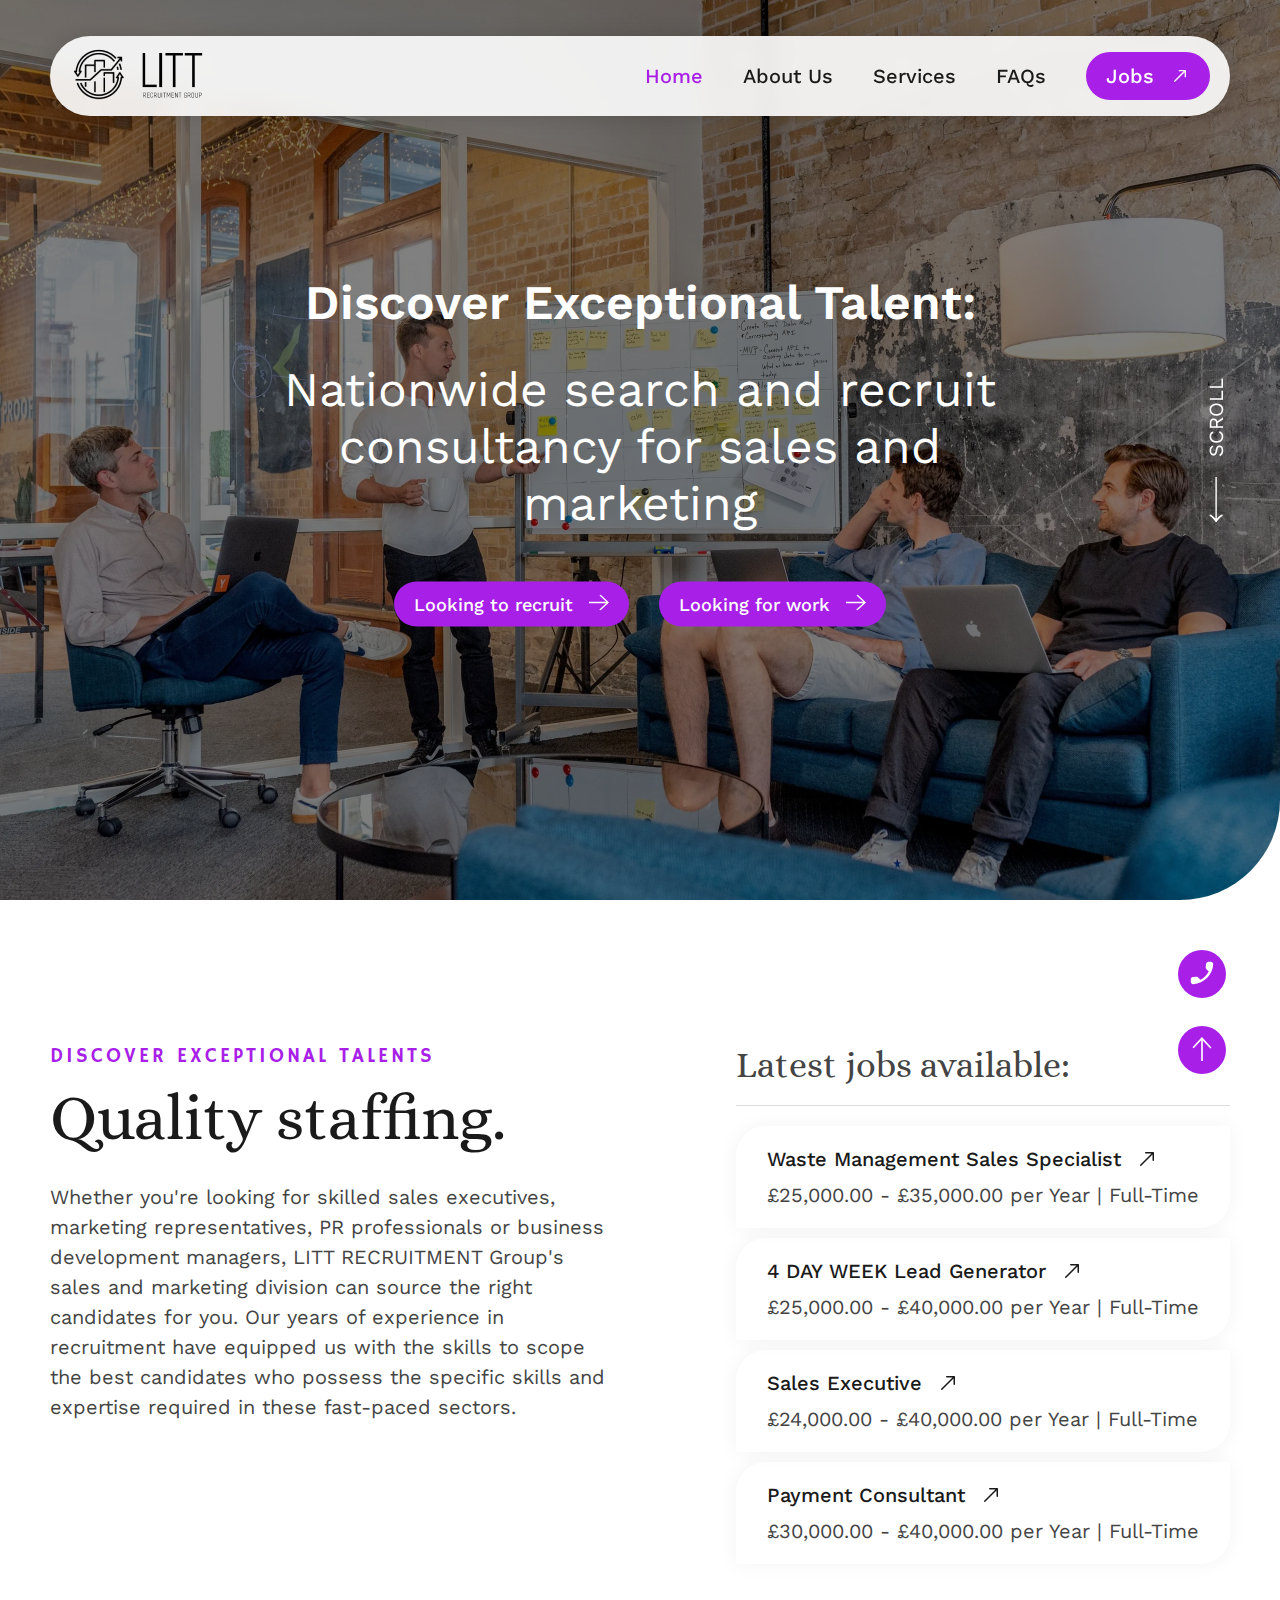
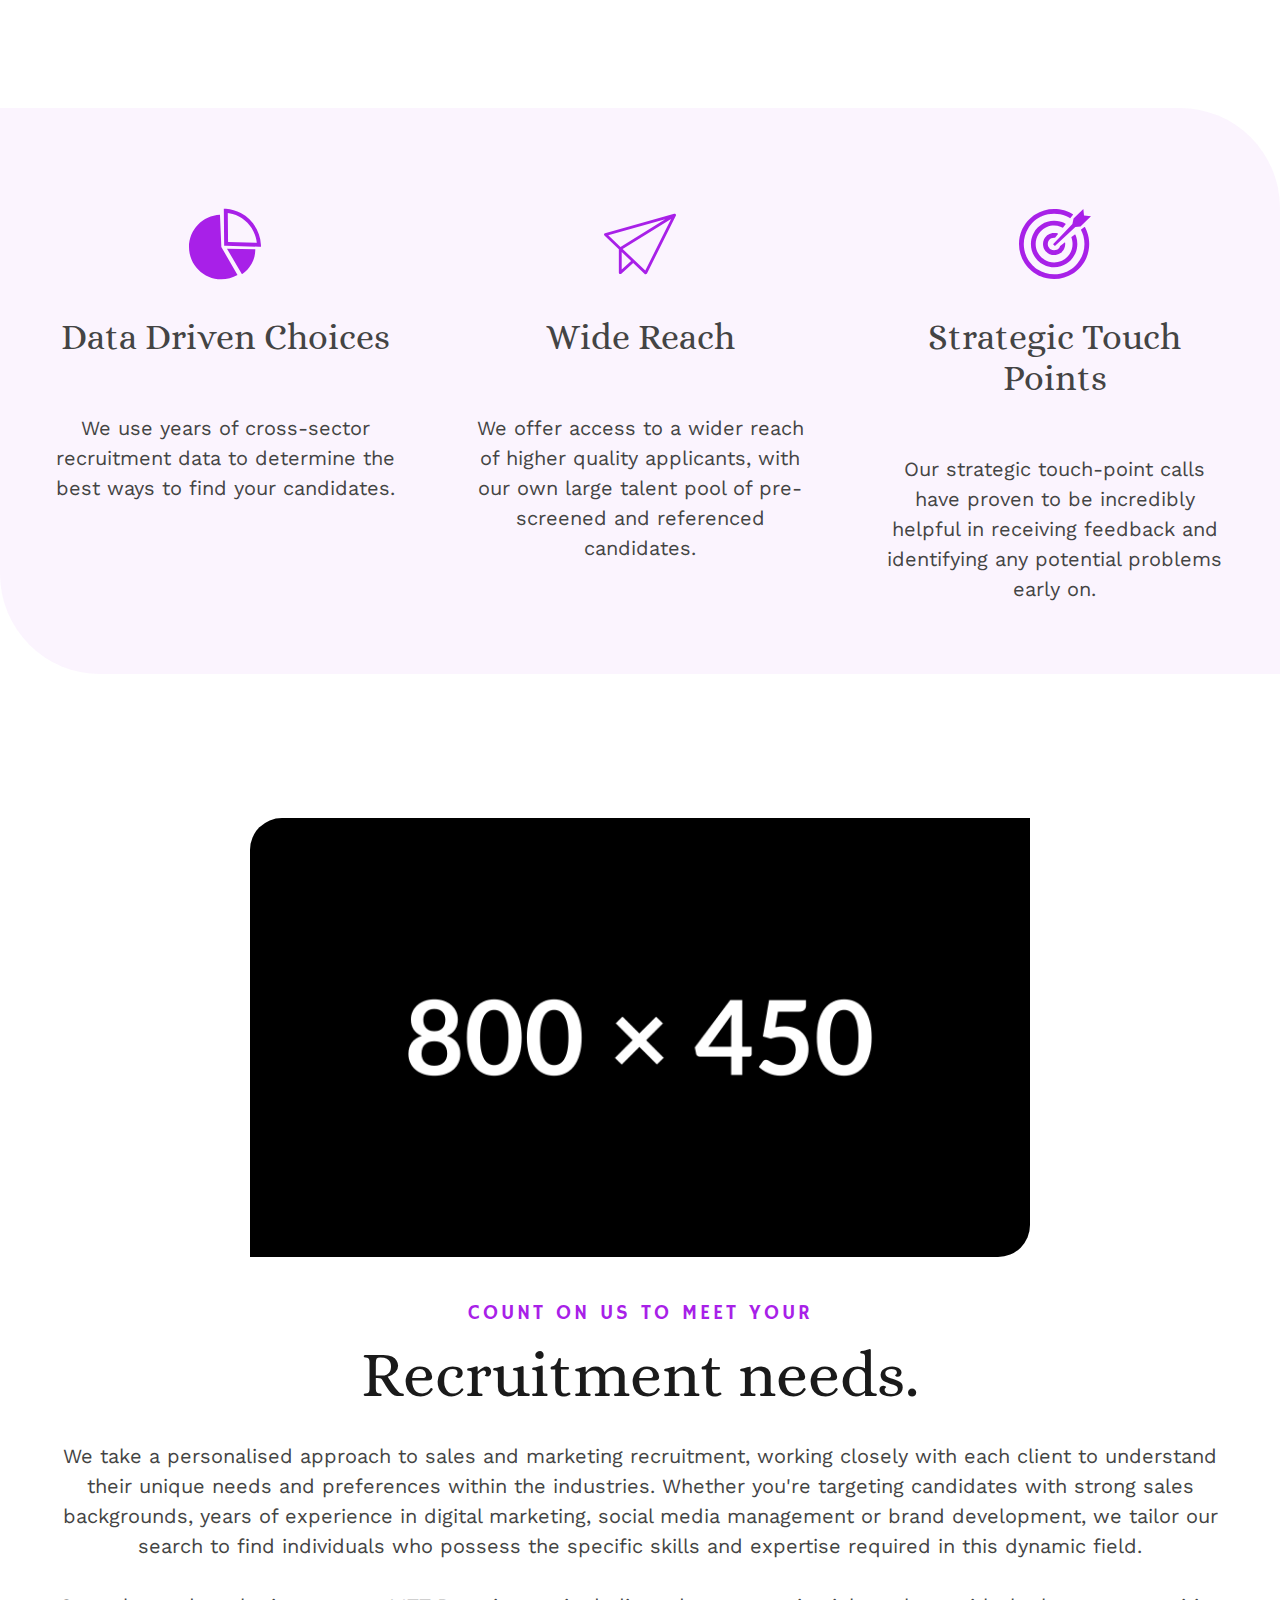
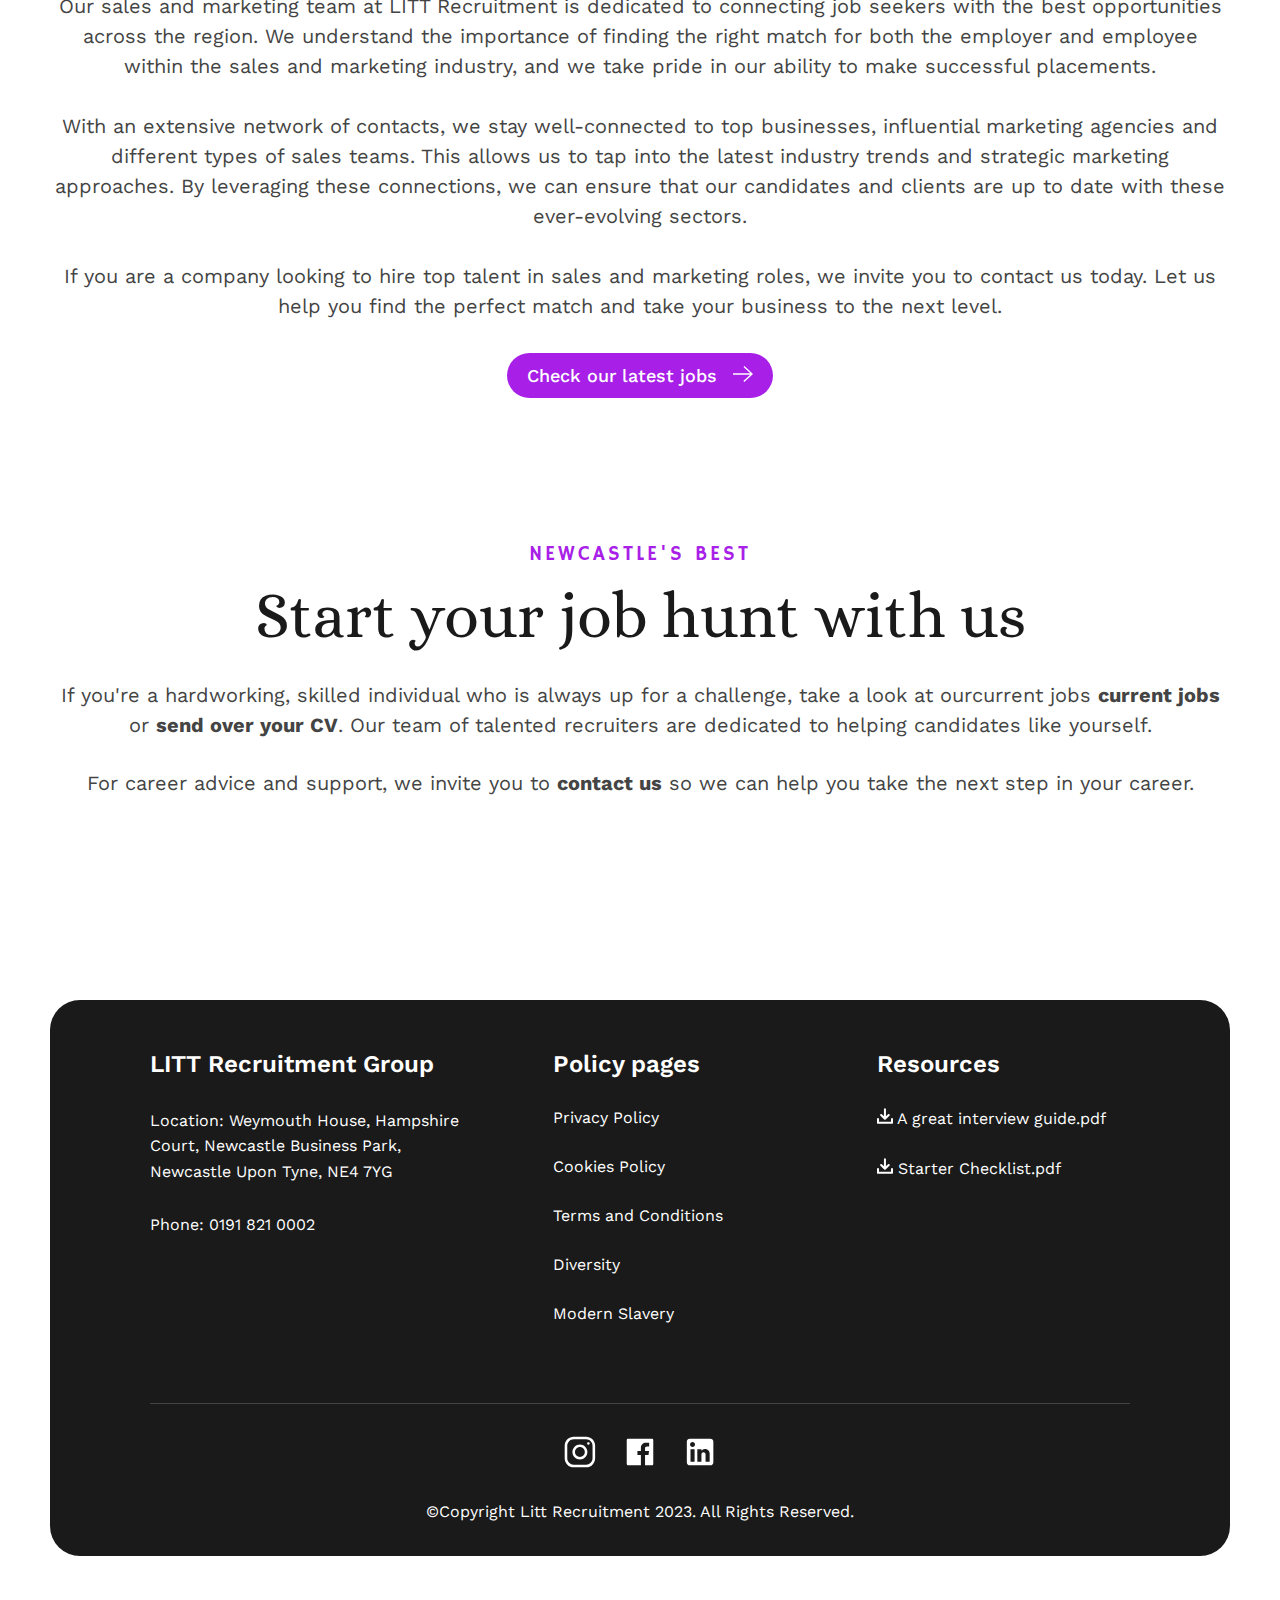
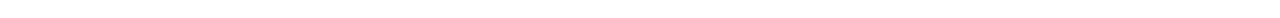
<file: src/pages/marketing.html>
<!DOCTYPE html>
<html lang="en">
  <head>
    <meta charset="UTF-8" />
    <meta name="viewport" content="width=device-width, initial-scale=1.0" />
    <meta name="description" content="LITT: Sales & Marketing Homepage" />
    <title>Sales & Marketing - LITT Recruitment</title>
    <link rel="stylesheet" href="../css/styles.css" />
    <script defer src="../js/script.js"></script>
  </head>
  <body class="">
    <div id="marketing-page">
      <header id="header" class="main-header padding-landscape padding-mobile">
        <div class="container max-width-tablet d-flex">
          <div class="main-header__left">
            <a class="main-header__logo" href="../index.html">
              <img
                class="logo--landscape"
                src="../images/logo-landscape.png"
                alt="Litt Logo"
              />
            </a>
            <button
              id="open-menu"
              class="nav-mobile button--purple icon--white"
              aria-label="Open/Close Mobile Menu"
            >
              <?xml version="1.0" encoding="utf-8"?><svg
                version="1.1"
                id="Layer_1"
                xmlns="http://www.w3.org/2000/svg"
                xmlns:xlink="http://www.w3.org/1999/xlink"
                x="0px"
                y="0px"
                viewBox="0 0 122.88 95.95"
                style="enable-background: new 0 0 122.88 95.95"
                xml:space="preserve"
              >
                <style type="text/css">
                  .st0 {
                    fill-rule: evenodd;
                    clip-rule: evenodd;
                  }
                </style>
                <g>
                  <path
                    class="st0"
                    d="M8.94,0h105c4.92,0,8.94,4.02,8.94,8.94l0,0c0,4.92-4.02,8.94-8.94,8.94h-105C4.02,17.88,0,13.86,0,8.94l0,0 C0,4.02,4.02,0,8.94,0L8.94,0z M8.94,78.07h105c4.92,0,8.94,4.02,8.94,8.94l0,0c0,4.92-4.02,8.94-8.94,8.94h-105 C4.02,95.95,0,91.93,0,87.01l0,0C0,82.09,4.02,78.07,8.94,78.07L8.94,78.07z M8.94,39.03h105c4.92,0,8.94,4.02,8.94,8.94l0,0 c0,4.92-4.02,8.94-8.94,8.94h-105C4.02,56.91,0,52.89,0,47.97l0,0C0,43.06,4.02,39.03,8.94,39.03L8.94,39.03z"
                  />
                </g>
              </svg>
              <p class="hide nav-close">X</p>
            </button>
          </div>
          <nav class="nav">
            <ul class="nav__links d-flex">
              <li>
                <a
                  class="nav__link active-nav color--purple color-hover--purple"
                  href="#"
                  >Home</a
                >
              </li>
              <li>
                <a
                  class="nav__link color--gray-1 color-hover--purple"
                  href="./about.html"
                  >About Us</a
                >
              </li>
              <li>
                <a
                  class="nav__link color--gray-1 color-hover--purple"
                  href="./services.html"
                  >Services</a
                >
              </li>
              <li>
                <a
                  class="nav__link color--gray-1 color-hover--purple"
                  href="./faq.html"
                  >FAQs</a
                >
              </li>
              <li>
                <a
                  href="#"
                  class="button button--purple nav__link"
                  aria-label="Go to available jobs"
                  >Jobs
                  <span class="icon--hover-purple d-flex" aria-hidden="true"
                    ><svg
                      width="20"
                      height="20"
                      xmlns="http://www.w3.org/2000/svg"
                      xmlns:xlink="http://www.w3.org/1999/xlink"
                      viewBox="0 0 24 24"
                    >
                      <g fill="none">
                        <path
                          d="M11 3a1 1 0 1 0 0 2h6.586L3.293 19.293a1 1 0 1 0 1.414 1.414L19 6.414V13a1 1 0 1 0 2 0V4a1 1 0 0 0-1-1h-9z"
                          fill="currentColor"
                        ></path>
                      </g></svg></span
                ></a>
              </li>
            </ul>
            <div class="nav__buttons">
              <a
                href="#"
                class="button button--purple"
                aria-label="Go to recruiter portal"
                >Looking to recruit<span class="button-icon" aria-hidden="true"
                  ><svg
                    width="20"
                    height="16"
                    xmlns="http://www.w3.org/2000/svg"
                    shape-rendering="geometricPrecision"
                    text-rendering="geometricPrecision"
                    image-rendering="optimizeQuality"
                    fill-rule="evenodd"
                    clip-rule="evenodd"
                    viewBox="0 0 512 404.39"
                  >
                    <path
                      fill="white"
                      fill-rule="nonzero"
                      d="M438.95 219.45 0 219.99v-34.98l443.3-.55L269.8 25.79 293.39 0 512 199.92 288.88 404.39l-23.59-25.8z"
                    /></svg></span
              ></a>
              <a
                href="#"
                class="button button--purple"
                aria-label="Go to job application"
                >Looking for work<span class="button-icon" aria-hidden="true"
                  ><svg
                    width="20"
                    height="16"
                    xmlns="http://www.w3.org/2000/svg"
                    shape-rendering="geometricPrecision"
                    text-rendering="geometricPrecision"
                    image-rendering="optimizeQuality"
                    fill-rule="evenodd"
                    clip-rule="evenodd"
                    viewBox="0 0 512 404.39"
                  >
                    <path
                      fill="white"
                      fill-rule="nonzero"
                      d="M438.95 219.45 0 219.99v-34.98l443.3-.55L269.8 25.79 293.39 0 512 199.92 288.88 404.39l-23.59-25.8z"
                    /></svg></span
              ></a>
            </div>
          </nav>
        </div>
      </header>

      <section class="hero">
        <img
          class="hero__image"
          src="../images/category-sales-marketing.webp"
          alt=""
        />
        <div class="hero__container padding-mobile">
          <h1 class="hero__title">Discover Exceptional Talent:</h1>
          <p class="hero__subtitle">
            Nationwide search and recruit consultancy for sales and marketing
          </p>
          <div class="hero__buttons d-flex">
            <a href="#" class="button button--purple"
              >Looking to recruit<span class="button-icon" aria-hidden="true"
                ><svg
                  width="20"
                  height="16"
                  xmlns="http://www.w3.org/2000/svg"
                  shape-rendering="geometricPrecision"
                  text-rendering="geometricPrecision"
                  image-rendering="optimizeQuality"
                  fill-rule="evenodd"
                  clip-rule="evenodd"
                  viewBox="0 0 512 404.39"
                >
                  <path
                    fill="white"
                    fill-rule="nonzero"
                    d="M438.95 219.45 0 219.99v-34.98l443.3-.55L269.8 25.79 293.39 0 512 199.92 288.88 404.39l-23.59-25.8z"
                  /></svg></span
            ></a>
            <a href="#" class="button button--purple"
              >Looking for work<span class="button-icon" aria-hidden="true"
                ><svg
                  width="20"
                  height="16"
                  xmlns="http://www.w3.org/2000/svg"
                  shape-rendering="geometricPrecision"
                  text-rendering="geometricPrecision"
                  image-rendering="optimizeQuality"
                  fill-rule="evenodd"
                  clip-rule="evenodd"
                  viewBox="0 0 512 404.39"
                >
                  <path
                    fill="white"
                    fill-rule="nonzero"
                    d="M438.95 219.45 0 219.99v-34.98l443.3-.55L269.8 25.79 293.39 0 512 199.92 288.88 404.39l-23.59-25.8z"
                  /></svg></span
            ></a>
          </div>
        </div>
        <div id="hero-scroll" class="scroll-down d-flex">
          <p>SCROLL</p>
          <svg
            aria-hidden="true"
            class="icon--white"
            width="16"
            height="45"
            viewBox="0 0 13 45"
            fill="none"
            xmlns="http://www.w3.org/2000/svg"
          >
            <path
              d="M13 38.2855C12.3228 38.2855 11.3115 38.8963 10.4627 39.5146C9.36746 40.3096 8.41187 41.2596 7.68262 42.3488C7.13591 43.1655 6.61111 44.1555 6.61111 44.9521M6.61111 44.9521C6.61111 44.1555 6.08631 43.1646 5.5396 42.3488C4.80944 41.2596 3.85385 40.3096 2.76044 39.5146C1.91071 38.8963 0.897619 38.2855 0.222222 38.2855M6.61111 44.9521L6.61111 -2.5"
              stroke="white"
              stroke-width="1.4"
            ></path>
          </svg>
        </div>
      </section>

      <div class="sticky-wrapper">
        <section
          class="jobs container d-flex section-padding-1 padding-landscape padding-mobile max-width-tablet"
        >
          <div class="jobs__column section-column">
            <p class="jobs__label section-label color--purple text-center--t">
              DISCOVER EXCEPTIONAL TALENTS
            </p>

            <h2 class="jobs__title-left section-title text-center--t">
              Quality staffing.
            </h2>
            <p class="jobs__description section-text text-center--t">
              Whether you're looking for skilled sales executives, marketing
              representatives, PR professionals or business development
              managers, LITT RECRUITMENT Group's sales and marketing division
              can source the right candidates for you. Our years of experience
              in recruitment have equipped us with the skills to scope the best
              candidates who possess the specific skills and expertise required
              in these fast-paced sectors.
            </p>
          </div>
          <div class="jobs__column">
            <p class="jobs__title-right section-title-2 text-center--t">
              Latest jobs available:
            </p>
            <div class="jobs__available d-flex">
              <a class="job" href="#">
                <p class="job__position d-flex">
                  Waste Management Sales Specialist<span
                    class="icon--hover-purple d-flex"
                    aria-hidden="true"
                    ><svg
                      width="20"
                      height="20"
                      xmlns="http://www.w3.org/2000/svg"
                      xmlns:xlink="http://www.w3.org/1999/xlink"
                      viewBox="0 0 20 20"
                    >
                      <g fill="none">
                        <path
                          d="M8 3.75A.75.75 0 0 1 8.75 3h7.5a.75.75 0 0 1 .75.75v7.5a.75.75 0 1 1-1.5 0V5.56L4.28 16.78a.75.75 0 0 1-1.06-1.06L14.44 4.5H8.75A.75.75 0 0 1 8 3.75z"
                          fill="currentColor"
                        ></path>
                      </g>
                    </svg>
                  </span>
                </p>
                <p class="job__info">
                  £25,000.00 - £35,000.00 per Year
                  <span class="separator" aria-hidden="true">|</span>
                  <span class="display-block">Full-Time</span>
                </p>
              </a>
              <a class="job" href="#">
                <p class="job__position d-flex">
                  4 DAY WEEK Lead Generator<span
                    class="icon--hover-purple d-flex"
                    aria-hidden="true"
                    ><svg
                      width="20"
                      height="20"
                      xmlns="http://www.w3.org/2000/svg"
                      xmlns:xlink="http://www.w3.org/1999/xlink"
                      viewBox="0 0 20 20"
                    >
                      <g fill="none">
                        <path
                          d="M8 3.75A.75.75 0 0 1 8.75 3h7.5a.75.75 0 0 1 .75.75v7.5a.75.75 0 1 1-1.5 0V5.56L4.28 16.78a.75.75 0 0 1-1.06-1.06L14.44 4.5H8.75A.75.75 0 0 1 8 3.75z"
                          fill="currentColor"
                        ></path>
                      </g>
                    </svg>
                  </span>
                </p>
                <p class="job__info">
                  £25,000.00 - £40,000.00 per Year
                  <span class="separator" aria-hidden="true">|</span>
                  <span class="display-block">Full-Time</span>
                </p>
              </a>
              <a class="job" href="#">
                <p class="job__position d-flex">
                  Sales Executive<span
                    class="icon--hover-purple d-flex"
                    aria-hidden="true"
                    ><svg
                      width="20"
                      height="20"
                      xmlns="http://www.w3.org/2000/svg"
                      xmlns:xlink="http://www.w3.org/1999/xlink"
                      viewBox="0 0 20 20"
                    >
                      <g fill="none">
                        <path
                          d="M8 3.75A.75.75 0 0 1 8.75 3h7.5a.75.75 0 0 1 .75.75v7.5a.75.75 0 1 1-1.5 0V5.56L4.28 16.78a.75.75 0 0 1-1.06-1.06L14.44 4.5H8.75A.75.75 0 0 1 8 3.75z"
                          fill="currentColor"
                        ></path>
                      </g>
                    </svg>
                  </span>
                </p>
                <p class="job__info">
                  £24,000.00 - £40,000.00 per Year
                  <span class="separator" aria-hidden="true">|</span>
                  <span class="display-block">Full-Time</span>
                </p>
              </a>
              <a class="job" href="#">
                <p class="job__position d-flex">
                  Payment Consultant<span
                    class="icon--hover-purple d-flex"
                    aria-hidden="true"
                    ><svg
                      width="20"
                      height="20"
                      xmlns="http://www.w3.org/2000/svg"
                      xmlns:xlink="http://www.w3.org/1999/xlink"
                      viewBox="0 0 20 20"
                    >
                      <g fill="none">
                        <path
                          d="M8 3.75A.75.75 0 0 1 8.75 3h7.5a.75.75 0 0 1 .75.75v7.5a.75.75 0 1 1-1.5 0V5.56L4.28 16.78a.75.75 0 0 1-1.06-1.06L14.44 4.5H8.75A.75.75 0 0 1 8 3.75z"
                          fill="currentColor"
                        ></path>
                      </g>
                    </svg>
                  </span>
                </p>
                <p class="job__info">
                  £30,000.00 - £40,000.00 per Year
                  <span class="separator" aria-hidden="true">|</span>
                  <span class="display-block">Full-Time</span>
                </p>
              </a>
            </div>
          </div>
        </section>

        <section class="benefits section-border-radius-1 d-flex">
          <div
            class="container padding-landscape padding-mobile max-width-tablet d-flex"
          >
            <div class="benefits__card section-column text-center">
              <div class="benefits__icon icon--purple" aria-hidden="true">
                <?xml version="1.0" encoding="utf-8"?><svg
                  width="72"
                  height="72"
                  version="1.1"
                  id="Layer_1"
                  xmlns="http://www.w3.org/2000/svg"
                  xmlns:xlink="http://www.w3.org/1999/xlink"
                  x="0px"
                  y="0px"
                  viewBox="0 0 122.88 120.5"
                  style="enable-background: new 0 0 122.88 120.5"
                  xml:space="preserve"
                >
                  <style type="text/css">
                    .st0 {
                      fill-rule: evenodd;
                      clip-rule: evenodd;
                    }
                  </style>
                  <g>
                    <path
                      class="st0"
                      d="M64.82,68.27l48.4,0.8c0,17.19-8.55,33.26-22.81,42.86L64.82,68.27L64.82,68.27z M59.99,59.92L59.44,3.63 L59.41,0l3.61,0.25h0.01h0.01c4.56,0.32,8.98,1.12,13.21,2.33c4.23,1.21,8.29,2.86,12.13,4.87c19.67,10.34,33.27,30.56,34.34,54.02 l0.16,3.61l-3.61-0.11l-56.02-1.72l-3.23-0.1L59.99,59.92L59.99,59.92z M66.19,7.33l0.48,49.31l49.06,1.5 c-2.1-19.45-13.88-36.02-30.48-44.74c-3.41-1.79-7.04-3.26-10.84-4.35C71.74,8.28,69,7.71,66.19,7.33L66.19,7.33z M55.19,65.31 l27.6,47.8c-8.38,4.84-17.92,7.39-27.6,7.39C24.71,120.5,0,95.78,0,65.31c0-29.57,23.31-53.9,52.86-55.14L55.19,65.31L55.19,65.31z"
                    />
                  </g>
                </svg>
              </div>
              <div class="benefits__info d-flex">
                <p class="benefits__title section-title-2">
                  Data Driven Choices
                </p>
                <p class="benefits__text section-text">
                  We use years of cross-sector recruitment data to determine the
                  best ways to find your candidates.
                </p>
              </div>
            </div>
            <div class="benefits__card section-column text-center">
              <div class="benefits__icon icon--purple" aria-hidden="true">
                <?xml version="1.0" encoding="utf-8"?><svg
                  width="72"
                  height="72"
                  version="1.1"
                  id="Layer_1"
                  xmlns="http://www.w3.org/2000/svg"
                  xmlns:xlink="http://www.w3.org/1999/xlink"
                  x="0px"
                  y="0px"
                  viewBox="0 0 122.88 103.44"
                  style="enable-background: new 0 0 122.88 103.44"
                  xml:space="preserve"
                >
                  <g>
                    <path
                      d="M69.49,102.77L49.8,84.04l-20.23,18.27c-0.45,0.49-1.09,0.79-1.8,0.79c-1.35,0-2.44-1.09-2.44-2.44V60.77L0.76,37.41 c-0.98-0.93-1.01-2.47-0.09-3.45c0.31-0.33,0.7-0.55,1.11-0.67l0,0l118-33.2c1.3-0.36,2.64,0.39,3.01,1.69 c0.19,0.66,0.08,1.34-0.24,1.89l-49.2,98.42c-0.6,1.2-2.06,1.69-3.26,1.09C69.86,103.07,69.66,102.93,69.49,102.77L69.49,102.77 L69.49,102.77z M46.26,80.68L30.21,65.42v29.76L46.26,80.68L46.26,80.68z M28.15,56.73l76.32-47.26L7.22,36.83L28.15,56.73 L28.15,56.73z M114.43,9.03L31.79,60.19l38.67,36.78L114.43,9.03L114.43,9.03z"
                    />
                  </g>
                </svg>
              </div>
              <div class="benefits__info d-flex">
                <p class="benefits__title section-title-2">Wide Reach</p>
                <p class="benefits__text section-text">
                  We offer access to a wider reach of higher quality applicants,
                  with our own large talent pool of pre-screened and referenced
                  candidates.
                </p>
              </div>
            </div>
            <div class="benefits__card section-column text-center">
              <div class="benefits__icon icon--purple" aria-hidden="true">
                <?xml version="1.0" encoding="utf-8"?><svg
                  width="72"
                  height="72"
                  version="1.1"
                  id="Layer_1"
                  xmlns="http://www.w3.org/2000/svg"
                  xmlns:xlink="http://www.w3.org/1999/xlink"
                  x="0px"
                  y="0px"
                  width="122.88px"
                  height="119.853px"
                  viewBox="0 0 122.88 119.853"
                  enable-background="new 0 0 122.88 119.853"
                  xml:space="preserve"
                >
                  <g>
                    <path
                      d="M59.927,0h0.009v0.002c5.902,0.001,11.606,0.855,16.99,2.446c0.861,0.254,1.73,0.534,2.605,0.836 c4.428,1.532,8.614,3.565,12.491,6.029c0.273,0.173,0.354,0.535,0.182,0.808c-0.018,0.027-0.039,0.054-0.06,0.078l-4.288,5.498 c-0.19,0.244-0.536,0.296-0.788,0.125l-0.01-0.006c-1.09-0.673-2.216-1.31-3.372-1.909c-1.165-0.602-2.349-1.16-3.55-1.669 l-0.002-0.001v0.001c-6.206-2.633-13.035-4.09-20.208-4.09h-0.006V8.146c-7.146,0-13.958,1.451-20.152,4.071 c-1.012,0.428-2.005,0.886-2.975,1.371c-5.007,2.504-9.555,5.801-13.48,9.726l-0.004,0.004l-0.027,0.025 c-1.302,1.304-2.535,2.677-3.692,4.113c-1.164,1.445-2.255,2.956-3.262,4.524c-5.177,8.06-8.181,17.652-8.181,27.946v0.006H8.145 c0,7.146,1.451,13.958,4.071,20.152c0.428,1.013,0.886,2.005,1.371,2.975c2.504,5.006,5.801,9.555,9.727,13.48l0.004,0.004 l0.022,0.023c1.304,1.303,2.679,2.537,4.116,3.695c1.445,1.165,2.956,2.255,4.525,3.262c8.06,5.177,17.653,8.181,27.946,8.181 h0.006v0.003c7.148-0.001,13.958-1.451,20.152-4.071c1.013-0.428,2.005-0.886,2.975-1.371c5.007-2.504,9.556-5.801,13.48-9.726 l0.005-0.005l0.03-0.029c1.3-1.303,2.532-2.674,3.688-4.108c1.165-1.445,2.255-2.957,3.262-4.525 c5.178-8.06,8.181-17.652,8.181-27.945v-0.01h0.003c-0.001-4.319-0.532-8.521-1.533-12.537c-0.166-0.669-0.341-1.318-0.523-1.946 c-0.962-3.307-2.247-6.479-3.814-9.478c-0.136-0.259-0.058-0.573,0.172-0.741l5.541-4.381c0.252-0.2,0.619-0.157,0.818,0.096 c0.018,0.022,0.033,0.046,0.046,0.07L112.418,31l0.004,0.008l0.006,0.012l0.001,0c0.661,1.198,1.285,2.425,1.866,3.676 c0.582,1.252,1.121,2.525,1.615,3.814c2.547,6.652,3.943,13.874,3.943,21.418v0.006h-0.002c-0.001,8.271-1.679,16.154-4.711,23.321 c-0.491,1.163-1.021,2.312-1.588,3.443c-2.903,5.805-6.717,11.069-11.251,15.604l-0.004,0.004l-0.022,0.02 c-1.512,1.511-3.105,2.94-4.771,4.283c-1.673,1.349-3.421,2.609-5.234,3.774c-9.33,5.992-20.433,9.471-32.344,9.471h-0.006v-0.002 c-8.271-0.001-16.154-1.679-23.321-4.711c-1.163-0.491-2.312-1.022-3.444-1.589c-5.804-2.902-11.069-6.717-15.604-11.25 l-0.004-0.005l-0.028-0.029c-1.508-1.51-2.935-3.1-4.275-4.763c-1.348-1.673-2.609-3.421-3.773-5.234 C3.479,82.939,0,71.837,0,59.927V59.92h0.002c0.001-8.271,1.679-16.153,4.71-23.321c0.492-1.163,1.022-2.311,1.589-3.444 c2.902-5.804,6.717-11.068,11.25-15.603l0.004-0.004l0.026-0.023c1.51-1.509,3.103-2.938,4.766-4.279 c1.674-1.348,3.421-2.609,5.235-3.773C36.915,3.478,48.017,0,59.927,0L59.927,0z M93.067,16.299l16.77-16.024l1.117,10.807 l11.926,1.491l-17.958,17.401l-8.738,0.75L61.316,63.154l-3.213-2.767l33.027-34.5L93.067,16.299L93.067,16.299z M59.927,40.958 h0.015v0.002c1.128,0.001,2.226,0.098,3.283,0.284c0.123,0.022,0.297,0.055,0.517,0.1h0.003l0,0c0.88,0.18,1.742,0.423,2.579,0.723 c0.304,0.108,0.462,0.442,0.353,0.746c-0.021,0.06-0.053,0.114-0.09,0.162l0.001,0.001l-4.681,6.004 c-0.131,0.169-0.339,0.244-0.538,0.218V49.2l-0.027-0.004v0.001l-0.208-0.025l-0.018-0.003l-0.18-0.019l-0.015-0.002 c-0.312-0.027-0.643-0.042-0.994-0.042h-0.006v-0.003c-1.491,0.001-2.915,0.305-4.209,0.853c-0.214,0.091-0.422,0.187-0.621,0.286 c-1.042,0.521-1.992,1.21-2.815,2.033l-0.004,0.004l-0.027,0.024c-0.264,0.266-0.514,0.547-0.75,0.84 c-0.243,0.301-0.471,0.618-0.682,0.946c-1.08,1.682-1.706,3.687-1.706,5.837v0.006h-0.003c0.001,1.493,0.305,2.916,0.853,4.209 c0.091,0.215,0.187,0.423,0.286,0.621c0.521,1.043,1.211,1.992,2.033,2.814l0.004,0.005l0.024,0.025 c0.266,0.264,0.547,0.516,0.84,0.751c0.301,0.243,0.618,0.472,0.946,0.683c1.683,1.079,3.688,1.706,5.837,1.706h0.006v0.002 c1.493,0,2.917-0.304,4.209-0.852c0.215-0.091,0.422-0.187,0.621-0.286c1.043-0.522,1.992-1.211,2.814-2.034l0.005-0.005 l0.02-0.019c0.146-0.147,0.288-0.296,0.419-0.443s0.268-0.312,0.408-0.49c0.678-0.86,1.229-1.824,1.621-2.861 c0.045-0.121,0.126-0.219,0.227-0.284l7.564-5.982c0.253-0.2,0.619-0.157,0.819,0.096c0.07,0.089,0.109,0.192,0.121,0.297h0.003 l0.005,0.045l0.002,0.031l0.024,0.25v0.007h0.002l0.022,0.272v0.005c0.035,0.48,0.055,0.957,0.055,1.431v0.006h-0.003 c-0.001,2.617-0.532,5.111-1.491,7.379c-0.154,0.365-0.323,0.729-0.503,1.09c-0.921,1.839-2.127,3.506-3.56,4.938l-0.004,0.004 l-0.032,0.027c-0.472,0.47-0.968,0.917-1.485,1.334c-0.53,0.426-1.084,0.826-1.656,1.193c-2.954,1.896-6.466,2.997-10.234,2.997 h-0.006v-0.003c-2.617-0.001-5.111-0.532-7.378-1.491c-0.365-0.154-0.73-0.323-1.09-0.503c-1.839-0.921-3.506-2.127-4.938-3.559 l-0.004-0.004l-0.033-0.036c-0.468-0.471-0.912-0.966-1.328-1.482c-0.427-0.53-0.826-1.083-1.194-1.656 c-1.896-2.953-2.997-6.466-2.997-10.233V59.92h0.002c0.001-2.616,0.533-5.11,1.491-7.377c0.155-0.365,0.323-0.729,0.503-1.09 c0.919-1.836,2.125-3.502,3.559-4.936l0.001-0.001l-0.001-0.001l0.004-0.004c0.475-0.474,0.982-0.929,1.518-1.361 c0.53-0.427,1.083-0.826,1.656-1.194C52.647,42.059,56.161,40.958,59.927,40.958L59.927,40.958z M60.92,49.148 c-0.307-0.038-0.531-0.31-0.512-0.618L60.92,49.148L60.92,49.148z M59.927,20.31h0.01v0.002c3.544,0.001,6.977,0.467,10.238,1.338 c0.531,0.142,1.059,0.295,1.582,0.459c2.685,0.838,5.251,1.958,7.661,3.323c0.28,0.159,0.379,0.516,0.22,0.796 c-0.015,0.024-0.03,0.049-0.048,0.071l-0.003,0.003l-4.344,5.572c-0.182,0.232-0.505,0.29-0.753,0.147l-0.014-0.007 c-0.588-0.307-1.201-0.604-1.838-0.884c-0.641-0.283-1.285-0.543-1.931-0.779c-3.359-1.226-6.991-1.895-10.781-1.895h-0.006v-0.002 c-4.343,0-8.482,0.883-12.247,2.475c-0.594,0.252-1.198,0.531-1.808,0.835l-0.046,0.021c-3.023,1.519-5.771,3.514-8.146,5.888 l-0.004,0.004L37.646,37.7c-0.787,0.789-1.534,1.623-2.235,2.493c-0.707,0.878-1.37,1.797-1.982,2.75 c-3.145,4.898-4.97,10.728-4.97,16.983v0.006h-0.002c0,4.343,0.883,8.483,2.475,12.247c0.26,0.616,0.539,1.22,0.833,1.808 c1.521,3.041,3.525,5.805,5.911,8.191l0.004,0.004c0.802,0.803,1.643,1.559,2.515,2.261c0.878,0.707,1.797,1.37,2.75,1.982 c4.898,3.146,10.729,4.97,16.983,4.97h0.006v0.002c4.343,0,8.483-0.882,12.248-2.474c0.616-0.261,1.22-0.539,1.808-0.834 c3.041-1.521,5.805-3.524,8.191-5.911l0.004-0.004c0.803-0.803,1.559-1.643,2.261-2.515c0.707-0.879,1.37-1.797,1.982-2.751 c3.147-4.899,4.972-10.729,4.972-16.982h-0.002v-0.015h0.002c0-1.941-0.178-3.845-0.516-5.691c-0.051-0.276-0.111-0.578-0.18-0.899 c-0.327-1.535-0.766-3.024-1.303-4.456c-0.096-0.257,0-0.539,0.217-0.687l5.663-4.478c0.253-0.2,0.619-0.157,0.818,0.096 c0.03,0.039,0.054,0.078,0.073,0.12l0.001,0l0.004,0.01l0.004,0.008l0.001-0.001c0.295,0.669,0.579,1.365,0.85,2.086 c0.267,0.712,0.513,1.427,0.734,2.143c1.155,3.719,1.778,7.67,1.778,11.763v0.006h-0.003c0,5.467-1.109,10.678-3.113,15.415 c-0.324,0.767-0.676,1.527-1.051,2.277c-1.919,3.838-4.44,7.318-7.437,10.314l-0.005,0.004l-0.022,0.021 c-0.998,0.995-2.048,1.939-3.146,2.824c-1.106,0.892-2.262,1.725-3.46,2.494c-6.17,3.962-13.509,6.261-21.381,6.261h-0.006V99.54 c-5.467-0.001-10.678-1.109-15.416-3.113c-0.767-0.325-1.527-0.676-2.277-1.051c-3.837-1.92-7.318-4.44-10.315-7.437l-0.004-0.004 l-0.028-0.03c-0.993-0.995-1.934-2.043-2.816-3.139c-0.892-1.106-1.725-2.262-2.495-3.46c-3.962-6.169-6.261-13.509-6.261-21.38 V59.92h0.002c0.001-5.467,1.111-10.678,3.115-15.416c0.324-0.767,0.675-1.527,1.05-2.277c1.918-3.835,4.439-7.314,7.436-10.312 l0.001-0.001l-0.001-0.001l0.004-0.004l0.026-0.024c0.996-0.995,2.046-1.937,3.142-2.82c1.107-0.892,2.262-1.725,3.46-2.494 C44.715,22.609,52.056,20.31,59.927,20.31L59.927,20.31z"
                    />
                  </g>
                </svg>
              </div>
              <div class="benefits__info d-flex">
                <p class="benefits__title section-title-2">
                  Strategic Touch Points
                </p>
                <p class="benefits__text section-text">
                  Our strategic touch-point calls have proven to be incredibly
                  helpful in receiving feedback and identifying any potential
                  problems early on.
                </p>
              </div>
            </div>
          </div>
        </section>

        <section
          class="recruitment container section-padding-1 padding-landscape padding-mobile max-width-tablet"
        >
          <img
            class="recruitment__image section-image border-radius-2"
            src="../images/placeholder.png"
            alt=""
          />
          <p class="recruitment__label section-label color--purple">
            COUNT ON US TO MEET YOUR
          </p>
          <h2 class="recruitment__title section-title">Recruitment needs.</h2>
          <p class="recruitment__text section-text">
            We take a personalised approach to sales and marketing recruitment,
            working closely with each client to understand their unique needs
            and preferences within the industries. Whether you're targeting
            candidates with strong sales backgrounds, years of experience in
            digital marketing, social media management or brand development, we
            tailor our search to find individuals who possess the specific
            skills and expertise required in this dynamic field.
          </p>
          <p class="recruitment__text section-text">
            Our sales and marketing team at LITT Recruitment is dedicated to
            connecting job seekers with the best opportunities across the
            region. We understand the importance of finding the right match for
            both the employer and employee within the sales and marketing
            industry, and we take pride in our ability to make successful
            placements.
          </p>
          <p class="recruitment__text section-text">
            With an extensive network of contacts, we stay well-connected to top
            businesses, influential marketing agencies and different types of
            sales teams. This allows us to tap into the latest industry trends
            and strategic marketing approaches. By leveraging these connections,
            we can ensure that our candidates and clients are up to date with
            these ever-evolving sectors.
          </p>
          <p class="recruitment__text section-text">
            If you are a company looking to hire top talent in sales and
            marketing roles, we invite you to contact us today. Let us help you
            find the perfect match and take your business to the next level.
          </p>
          <a href="#" class="button button--purple section-button"
            >Check our latest jobs<span class="button-icon" aria-hidden="true"
              ><svg
                width="20"
                height="16"
                xmlns="http://www.w3.org/2000/svg"
                shape-rendering="geometricPrecision"
                text-rendering="geometricPrecision"
                image-rendering="optimizeQuality"
                fill-rule="evenodd"
                clip-rule="evenodd"
                viewBox="0 0 512 404.39"
              >
                <path
                  fill="white"
                  fill-rule="nonzero"
                  d="M438.95 219.45 0 219.99v-34.98l443.3-.55L269.8 25.79 293.39 0 512 199.92 288.88 404.39l-23.59-25.8z"
                /></svg></span
          ></a>
        </section>

        <section
          class="job-cta container padding-landscape padding-mobile max-width-tablet text-center"
        >
          <p class="job-cta__label section-label color--purple">
            NEWCASTLE'S BEST
          </p>
          <h2 class="job-cta__title section-title">
            Start your job hunt with us
          </h2>
          <p class="job-cta__text section-text">
            If you're a hardworking, skilled individual who is always up for a
            challenge, take a look at ourcurrent jobs
            <span class="section-contact">current jobs</span> or
            <span class="section-contact"> send over your CV</span>. Our team of
            talented recruiters are dedicated to helping candidates like
            yourself.
          </p>
          <p class="job-cta__text section-text">
            For career advice and support, we invite you to
            <span class="section-contact">contact us</span> so we can help you
            take the next step in your career.
          </p>
        </section>

        <div
          class="sticky-contact container padding-landscape padding-mobile max-width-tablet"
        >
          <button
            id="form-button"
            class="contact-button button--purple"
            aria-label="Contact Form"
          >
            <svg
              aria-hidden="true"
              width="24"
              height="24"
              viewBox="0 0 24 24"
              fill="none"
              xmlns="http://www.w3.org/2000/svg"
            >
              <path
                d="M2.96245 16.075L6.13745 15.7125C6.51078 15.6686 6.88919 15.7099 7.24425 15.8333C7.59931 15.9567 7.92179 16.159 8.18745 16.425L10.4874 18.725C14.036 16.9202 16.9202 14.036 18.7249 10.4875L16.4124 8.17495C15.8749 7.63745 15.6124 6.88745 15.6999 6.12495L16.0624 2.97495C16.1333 2.36517 16.426 1.80275 16.8847 1.39476C17.3433 0.986776 17.9361 0.761723 18.5499 0.762453H20.7124C22.1249 0.762453 23.2999 1.93745 23.2124 3.34995C22.5499 14.025 14.0124 22.55 3.34995 23.2125C1.93745 23.3 0.762451 22.125 0.762451 20.7125V18.55C0.74995 17.2875 1.69995 16.225 2.96245 16.075Z"
                fill="white"
              ></path>
            </svg>
          </button>
          <button
            id="scroll-top"
            class="contact-button button--purple"
            aria-label="Scroll to top"
          >
            <svg
              aria-hidden="true"
              width="24"
              height="24"
              xmlns="http://www.w3.org/2000/svg"
              shape-rendering="geometricPrecision"
              text-rendering="geometricPrecision"
              image-rendering="optimizeQuality"
              fill-rule="evenodd"
              clip-rule="evenodd"
              viewBox="0 0 404 511.5"
            >
              <path
                fill-rule="nonzero"
                d="m219.24 72.97.54 438.53h-34.95l-.55-442.88L25.77 241.96 0 218.39 199.73 0 404 222.89l-25.77 23.58z"
                fill="white"
              />
            </svg>
          </button>
        </div>
      </div>

      <footer
        id="main-footer"
        class="container max-width-tablet d-flex"
        role="contentinfo"
      >
        <div class="main-footer__column">
          <h3 class="main-footer__title">LITT Recruitment Group</h3>
          <p class="main-footer__address">
            Location: Weymouth House, Hampshire Court, Newcastle Business Park,
            Newcastle Upon Tyne, NE4 7YG
          </p>
          <p class="main-footer__phone">Phone: 0191 821 0002</p>
        </div>
        <div class="main-footer__column">
          <h3 class="main-footer__title">Policy pages</h3>
          <ul class="main-footer__list">
            <li><a href="#">Privacy Policy</a></li>
            <li><a href="#">Cookies Policy</a></li>
            <li><a href="#">Terms and Conditions</a></li>
            <li><a href="#">Diversity</a></li>
            <li><a href="#">Modern Slavery</a></li>
          </ul>
        </div>
        <div class="main-footer__column">
          <h3 class="main-footer__title">Resources</h3>
          <ul class="main-footer__list">
            <li>
              <a href="#"
                ><span class="icon--white" aria-hidden="true">
                  <svg
                    width="16"
                    height="16"
                    id="Layer_1"
                    data-name="Layer 1"
                    xmlns="http://www.w3.org/2000/svg"
                    viewBox="0 0 122.88 120.89"
                  >
                    <path
                      fill="white"
                      d="M84.58,47a7.71,7.71,0,1,1,10.8,11L66.09,86.88a7.72,7.72,0,0,1-10.82,0L26.4,58.37a7.71,7.71,0,1,1,10.81-11L53.1,63.12l.16-55.47a7.72,7.72,0,0,1,15.43.13l-.15,55L84.58,47ZM0,113.48.1,83.3a7.72,7.72,0,1,1,15.43.14l-.07,22q46,.09,91.91,0l.07-22.12a7.72,7.72,0,1,1,15.44.14l-.1,30h-.09a7.71,7.71,0,0,1-7.64,7.36q-53.73.1-107.38,0A7.7,7.7,0,0,1,0,113.48Z"
                    />
                  </svg>
                </span>
                A great interview guide.pdf</a
              >
            </li>
            <li>
              <a href="#"
                ><span class="icon--white" aria-hidden="true">
                  <svg
                    width="16"
                    height="16"
                    id="Layer_1"
                    data-name="Layer 1"
                    xmlns="http://www.w3.org/2000/svg"
                    viewBox="0 0 122.88 120.89"
                  >
                    <path
                      fill="white"
                      d="M84.58,47a7.71,7.71,0,1,1,10.8,11L66.09,86.88a7.72,7.72,0,0,1-10.82,0L26.4,58.37a7.71,7.71,0,1,1,10.81-11L53.1,63.12l.16-55.47a7.72,7.72,0,0,1,15.43.13l-.15,55L84.58,47ZM0,113.48.1,83.3a7.72,7.72,0,1,1,15.43.14l-.07,22q46,.09,91.91,0l.07-22.12a7.72,7.72,0,1,1,15.44.14l-.1,30h-.09a7.71,7.71,0,0,1-7.64,7.36q-53.73.1-107.38,0A7.7,7.7,0,0,1,0,113.48Z"
                    />
                  </svg>
                </span>
                Starter Checklist.pdf</a
              >
            </li>
          </ul>
        </div>
        <div class="main-footer__row d-flex">
          <div class="main-footer__copyright">
            <p class="text-center">
              ©Copyright Litt Recruitment 2023. All Rights Reserved.
            </p>
          </div>
          <div class="main-footer__socials d-flex">
            <a href="#" aria-label="Visit our Instagram">
              <svg
                aria-hidden="true"
                width="24"
                height="24"
                viewBox="0 0 24 24"
                fill="none"
                xmlns="http://www.w3.org/2000/svg"
              >
                <path
                  fill-rule="evenodd"
                  clip-rule="evenodd"
                  d="M7.96153 8.0128C9.01363 6.9553 10.4406 6.36121 11.9285 6.36121C13.4164 6.36121 14.8433 6.9553 15.8954 8.0128C16.9475 9.0703 17.5386 10.5046 17.5386 12.0001C17.5386 13.4956 16.9475 14.9299 15.8954 15.9874C14.8433 17.0449 13.4164 17.639 11.9285 17.639C10.4406 17.639 9.01363 17.0449 7.96153 15.9874C6.90942 14.9299 6.31836 13.4956 6.31836 12.0001C6.31836 10.5046 6.90942 9.0703 7.96153 8.0128ZM11.9285 8.30565C10.9536 8.30565 10.0187 8.69489 9.32944 9.38773C8.64013 10.0806 8.25288 11.0203 8.25288 12.0001C8.25288 12.9799 8.64013 13.9196 9.32944 14.6125C10.0187 15.3053 10.9536 15.6945 11.9285 15.6945C12.9033 15.6945 13.8382 15.3053 14.5275 14.6125C15.2168 13.9196 15.6041 12.9799 15.6041 12.0001C15.6041 11.0203 15.2168 10.0806 14.5275 9.38773C13.8382 8.69489 12.9033 8.30565 11.9285 8.30565Z"
                  fill="white"
                ></path>
                <path
                  fill-rule="evenodd"
                  clip-rule="evenodd"
                  d="M7.28548 2.47228C6.00281 2.47228 4.77268 2.98443 3.86569 3.89606C2.95871 4.8077 2.44917 6.04414 2.44917 7.33339V16.6667C2.44917 17.956 2.95871 19.1924 3.86569 20.104C4.77268 21.0157 6.00281 21.5278 7.28548 21.5278H16.5712C17.8539 21.5278 19.084 21.0157 19.991 20.104C20.898 19.1924 21.4075 17.956 21.4075 16.6667V7.33339C21.4075 6.04414 20.898 4.8077 19.991 3.89606C19.084 2.98443 17.8539 2.47228 16.5712 2.47228H7.28548ZM2.49778 2.52113C3.76756 1.24484 5.48975 0.527832 7.28548 0.527832H16.5712C18.3669 0.527832 20.0891 1.24484 21.3589 2.52113C22.6287 3.79742 23.342 5.52844 23.342 7.33339V16.6667C23.342 18.4717 22.6287 20.2027 21.3589 21.479C20.0891 22.7553 18.3669 23.4723 16.5712 23.4723H7.28548C5.48975 23.4723 3.76756 22.7553 2.49778 21.479C1.228 20.2027 0.514648 18.4717 0.514648 16.6667V7.33339C0.514648 5.52844 1.228 3.79742 2.49778 2.52113Z"
                  fill="white"
                ></path>
                <path
                  fill-rule="evenodd"
                  clip-rule="evenodd"
                  d="M18.9743 4.86283C19.3695 5.22402 19.3987 5.8389 19.0393 6.23621L19.0277 6.24904C18.6684 6.64634 18.0566 6.67562 17.6613 6.31443C17.2661 5.95324 17.2369 5.33836 17.5963 4.94106L17.6079 4.92822C17.9672 4.53092 18.579 4.50164 18.9743 4.86283Z"
                  fill="white"
                ></path>
              </svg>
            </a>

            <a href="#" aria-label="Visit our Facebook">
              <svg
                aria-hidden="true"
                width="28"
                height="28"
                viewBox="0 0 28 28"
                fill="none"
                xmlns="http://www.w3.org/2000/svg"
              >
                <path
                  d="M24.3306 2.33337H3.66985C3.33123 2.33337 3.00647 2.46858 2.76703 2.70925C2.52758 2.94993 2.39307 3.27635 2.39307 3.61671V24.3834C2.39307 24.7237 2.52758 25.0502 2.76703 25.2908C3.00647 25.5315 3.33123 25.6667 3.66985 25.6667H14.7895V16.625H11.7716V13.125H14.7895V10.5C14.727 9.88376 14.7994 9.26119 15.0016 8.676C15.2038 8.09081 15.5309 7.55718 15.96 7.11252C16.3892 6.66786 16.9099 6.32296 17.4856 6.10199C18.0614 5.88102 18.6783 5.78933 19.2931 5.83337C20.1965 5.82779 21.0995 5.87453 21.9975 5.97337V9.12337H20.152C18.6895 9.12337 18.4109 9.82337 18.4109 10.8384V13.09H21.8931L21.4404 16.59H18.4109V25.6667H24.3306C24.4982 25.6667 24.6643 25.6335 24.8192 25.569C24.9741 25.5045 25.1148 25.41 25.2334 25.2908C25.352 25.1717 25.446 25.0302 25.5102 24.8745C25.5743 24.7188 25.6074 24.5519 25.6074 24.3834V3.61671C25.6074 3.44818 25.5743 3.2813 25.5102 3.1256C25.446 2.9699 25.352 2.82842 25.2334 2.70925C25.1148 2.59009 24.9741 2.49556 24.8192 2.43106C24.6643 2.36657 24.4982 2.33337 24.3306 2.33337Z"
                  fill="white"
                ></path>
              </svg>
            </a>

            <a href="#" aria-label="Visit our LinkedIn">
              <svg
                aria-hidden="true"
                width="28"
                height="28"
                viewBox="0 0 28 28"
                fill="none"
                xmlns="http://www.w3.org/2000/svg"
              >
                <path
                  d="M23.0993 2.33337C23.7834 2.33337 24.4394 2.60652 24.9232 3.09273C25.4069 3.57893 25.6786 4.23837 25.6786 4.92597V23.0741C25.6786 23.7617 25.4069 24.4212 24.9232 24.9074C24.4394 25.3936 23.7834 25.6667 23.0993 25.6667H5.04372C4.35963 25.6667 3.70356 25.3936 3.21983 24.9074C2.73611 24.4212 2.46436 23.7617 2.46436 23.0741V4.92597C2.46436 4.23837 2.73611 3.57893 3.21983 3.09273C3.70356 2.60652 4.35963 2.33337 5.04372 2.33337H23.0993ZM22.4544 22.426V15.5556C22.4544 14.4348 22.0115 13.3599 21.223 12.5674C20.4345 11.7749 19.3651 11.3297 18.2501 11.3297C17.1538 11.3297 15.8771 12.0037 15.258 13.0149V11.576H11.6598V22.426H15.258V16.0352C15.258 15.0371 16.0576 14.2204 17.0507 14.2204C17.5295 14.2204 17.9888 14.4116 18.3274 14.752C18.666 15.0923 18.8562 15.5539 18.8562 16.0352V22.426H22.4544ZM7.46832 9.54078C8.04296 9.54078 8.59406 9.31134 9.00039 8.90293C9.40672 8.49451 9.63499 7.94059 9.63499 7.363C9.63499 6.15745 8.66773 5.17226 7.46832 5.17226C6.89027 5.17226 6.33589 5.40307 5.92714 5.81392C5.51839 6.22476 5.28876 6.78198 5.28876 7.363C5.28876 8.56856 6.26892 9.54078 7.46832 9.54078ZM9.26098 22.426V11.576H5.68856V22.426H9.26098Z"
                  fill="white"
                ></path>
              </svg>
            </a>
          </div>
        </div>
      </footer>

      <div id="form-popup" class="popup-form-container d-flex">
        <form class="popup-form" action="">
          <div class="flex-container d-flex">
            <p class="popup-form__title">Hello!</p>
            <p class="form-close form-close__icon color--gray-2">X</p>
          </div>
          <p class="popup-form__text">
            Welcome to LITT Recruitment Group! If you would like to receive a
            call from one of our agents, please fill in the form below
          </p>
          <label for="fullName" class=""
            >Full Name <span class="color--red">*</span></label
          >
          <input id="fullName" class="width-100" type="text" required />
          <label for="contactPhone" class=""
            >Contact Phone <span class="color--red">*</span></label
          >
          <input id="contactPhone" class="width-100" type="tel" required />
          <button
            type="submit"
            class="popup-form__submit button button--purple"
          >
            Submit message<span class="button-icon" aria-hidden="true">
              <svg
                width="20"
                height="16"
                xmlns="http://www.w3.org/2000/svg"
                shape-rendering="geometricPrecision"
                text-rendering="geometricPrecision"
                image-rendering="optimizeQuality"
                fill-rule="evenodd"
                clip-rule="evenodd"
                viewBox="0 0 512 404.39"
              >
                <path
                  fill="white"
                  fill-rule="nonzero"
                  d="M438.95 219.45 0 219.99v-34.98l443.3-.55L269.8 25.79 293.39 0 512 199.92 288.88 404.39l-23.59-25.8z"
                />
              </svg>
            </span>
          </button>
          <p class="text-center form-close form-close__text">Close</p>
        </form>
      </div>
    </div>
  </body>
</html>
</file>
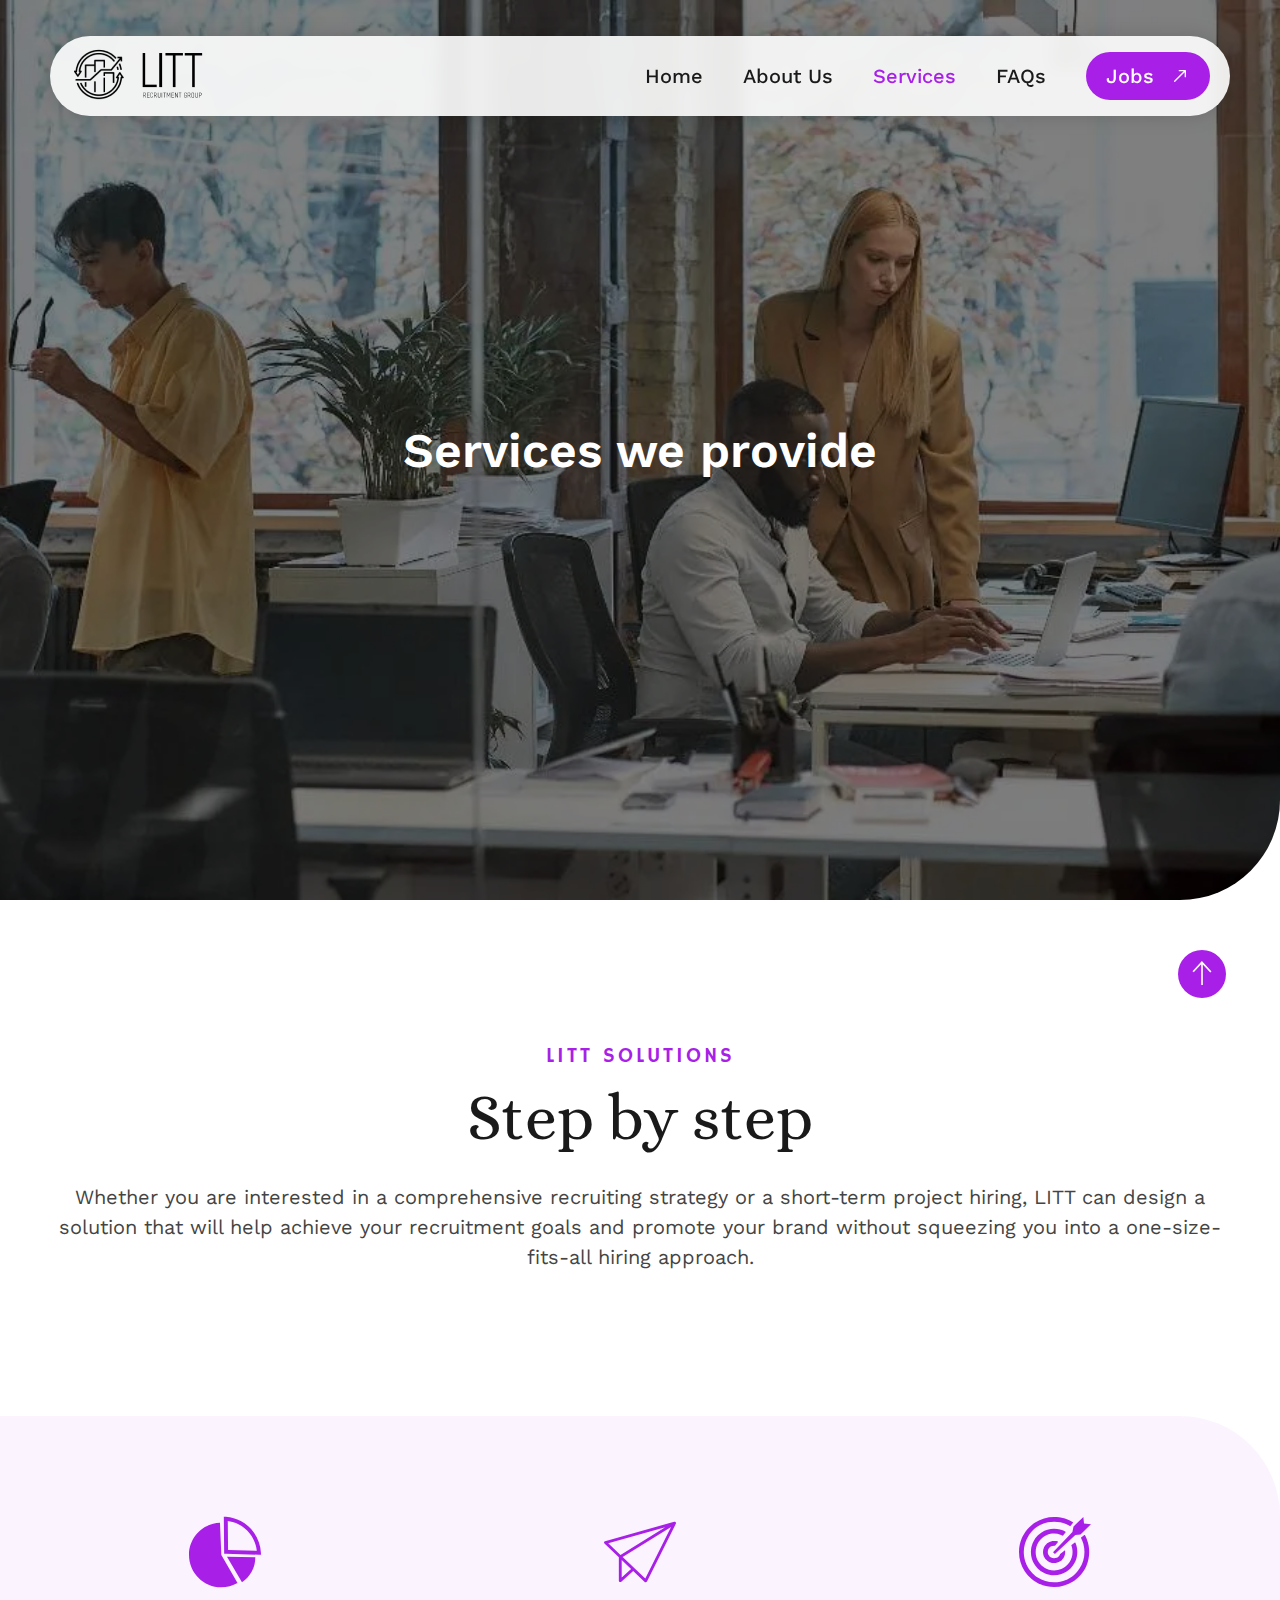
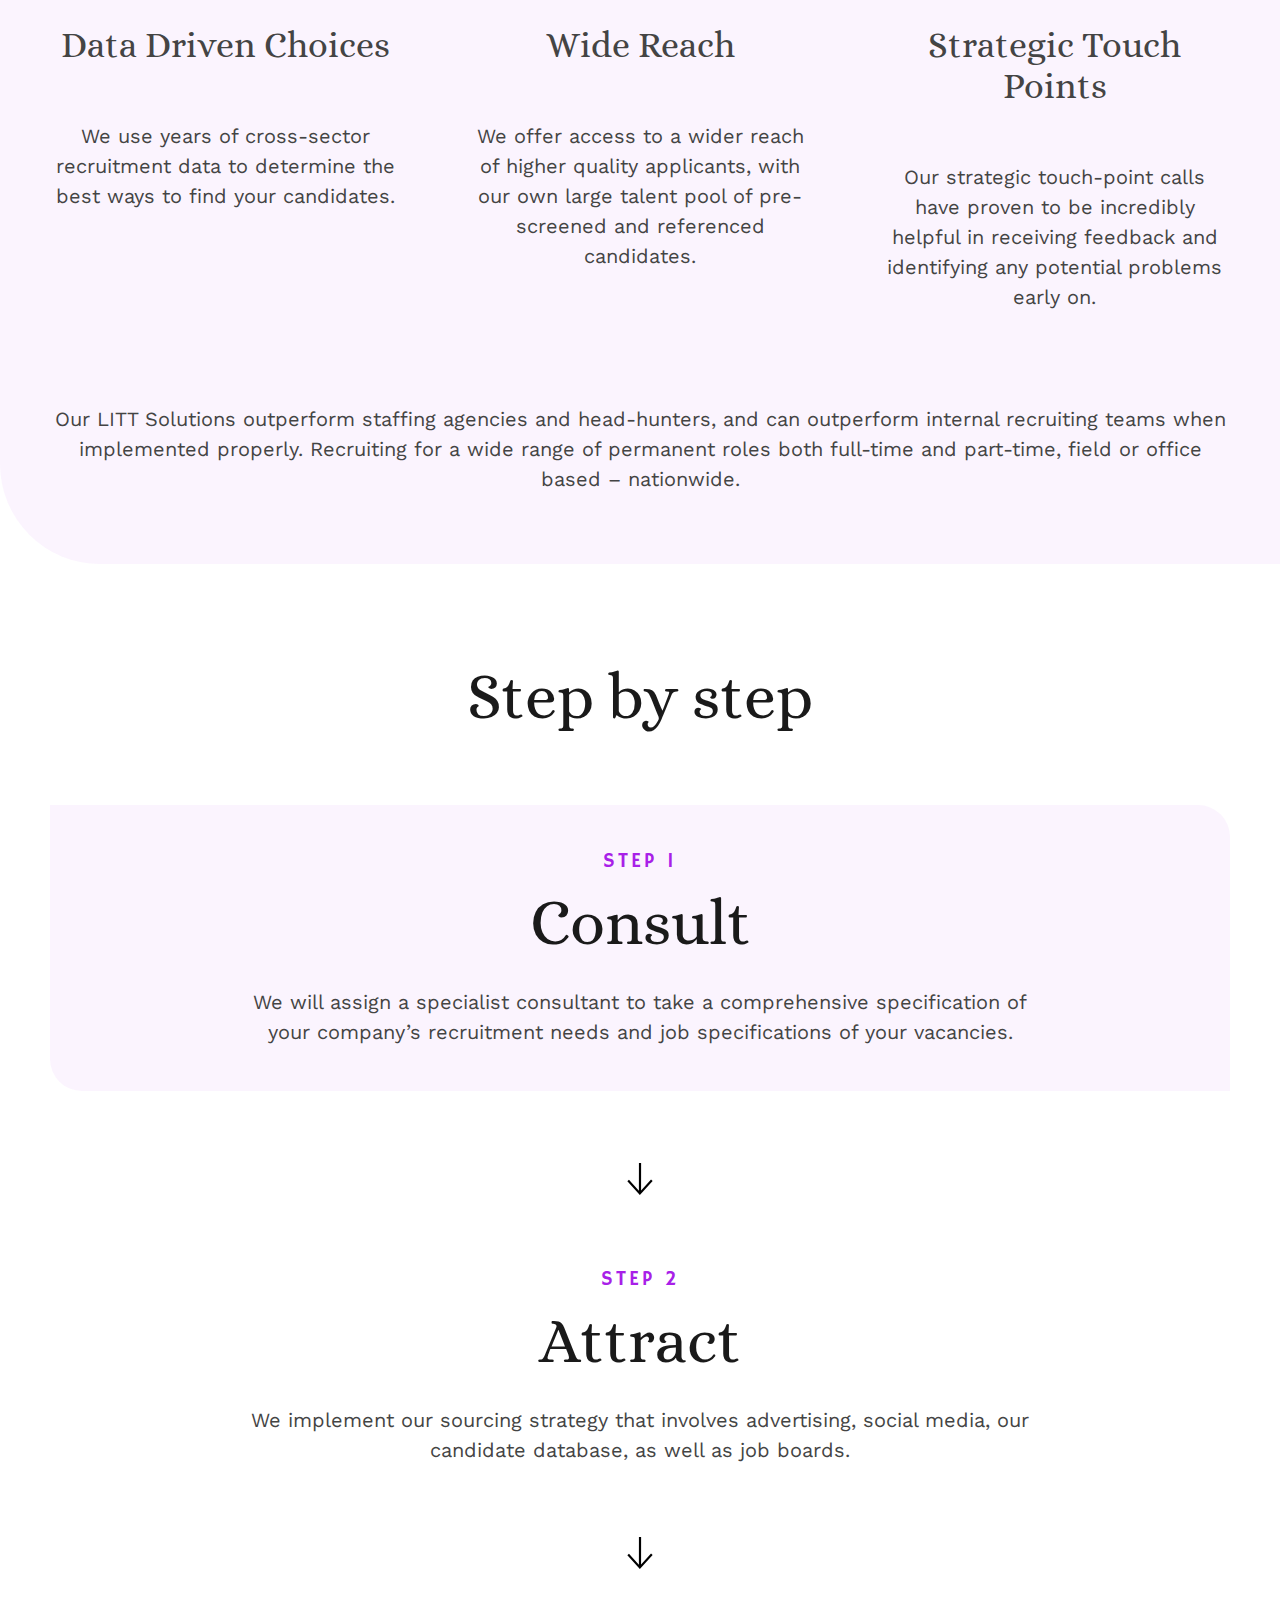
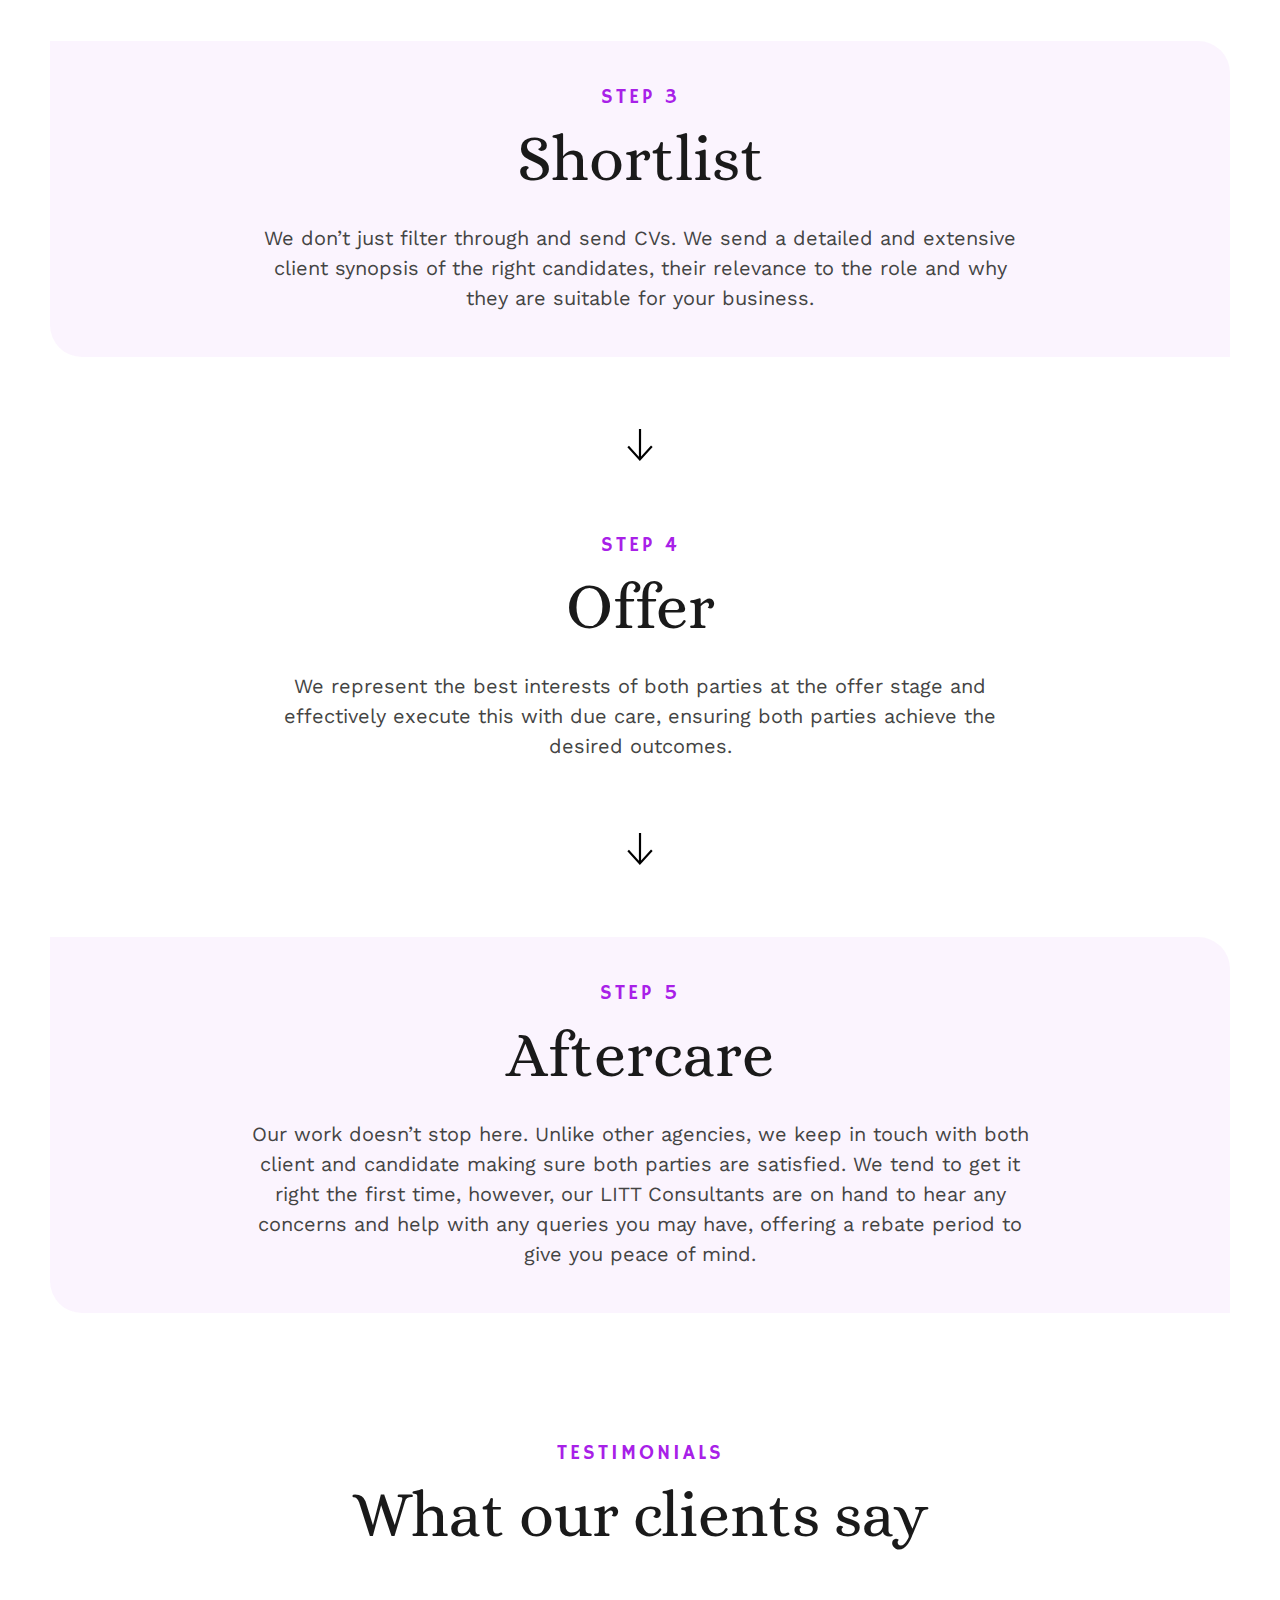
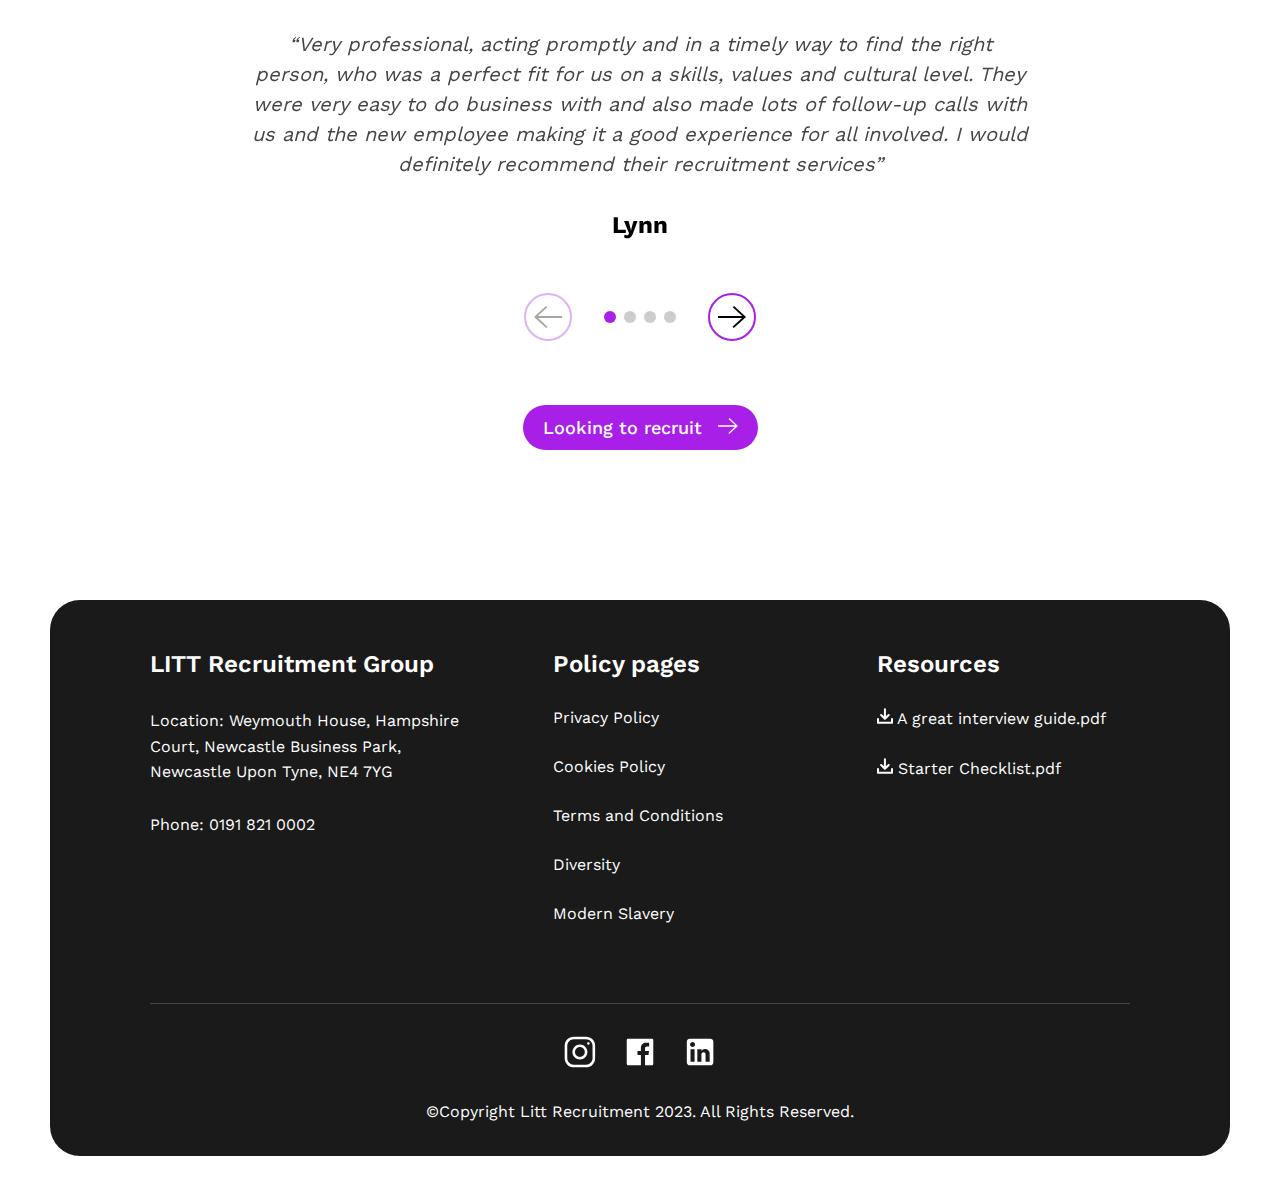
<file: src/pages/services.html>
<!DOCTYPE html>
<html lang="en">
  <head>
    <meta charset="UTF-8" />
    <meta name="viewport" content="width=device-width, initial-scale=1.0" />
    <meta
      name="description"
      content="Services from LITT: Step by step solutions and testimonials."
    />
    <title>Services - LITT Recruitment</title>
    <link rel="stylesheet" href="../css/swiper-bundle.min.css" />
    <link rel="stylesheet" href="../css/styles.css" />
    <script defer src="../js/swiper-bundle.min.js"></script>
    <script defer src="../js/script.js"></script>
  </head>
  <body class="purple-brand">
    <header id="header" class="main-header padding-landscape padding-mobile">
      <div class="container max-width-tablet d-flex">
        <div class="main-header__left">
          <a class="main-header__logo" href="../index.html">
            <img
              class="logo--landscape"
              src="../images/logo-landscape.png"
              alt="Litt Logo"
            />
          </a>
          <button
            id="open-menu"
            class="nav-mobile button--purple icon--white"
            aria-label="Open/Close Mobile Menu"
          >
            <?xml version="1.0" encoding="utf-8"?><svg
              version="1.1"
              id="Layer_1"
              xmlns="http://www.w3.org/2000/svg"
              xmlns:xlink="http://www.w3.org/1999/xlink"
              x="0px"
              y="0px"
              viewBox="0 0 122.88 95.95"
              style="enable-background: new 0 0 122.88 95.95"
              xml:space="preserve"
            >
              <style type="text/css">
                .st0 {
                  fill-rule: evenodd;
                  clip-rule: evenodd;
                }
              </style>
              <g>
                <path
                  class="st0"
                  d="M8.94,0h105c4.92,0,8.94,4.02,8.94,8.94l0,0c0,4.92-4.02,8.94-8.94,8.94h-105C4.02,17.88,0,13.86,0,8.94l0,0 C0,4.02,4.02,0,8.94,0L8.94,0z M8.94,78.07h105c4.92,0,8.94,4.02,8.94,8.94l0,0c0,4.92-4.02,8.94-8.94,8.94h-105 C4.02,95.95,0,91.93,0,87.01l0,0C0,82.09,4.02,78.07,8.94,78.07L8.94,78.07z M8.94,39.03h105c4.92,0,8.94,4.02,8.94,8.94l0,0 c0,4.92-4.02,8.94-8.94,8.94h-105C4.02,56.91,0,52.89,0,47.97l0,0C0,43.06,4.02,39.03,8.94,39.03L8.94,39.03z"
                />
              </g>
            </svg>
            <p class="hide nav-close">X</p>
          </button>
        </div>
        <nav class="nav">
          <ul class="nav__links d-flex">
            <li>
              <a
                class="nav__link color--gray-1 color-hover--purple"
                href="./marketing.html"
                >Home</a
              >
            </li>
            <li>
              <a
                class="nav__link color--gray-1 color-hover--purple"
                href="./about.html"
                >About Us</a
              >
            </li>
            <li>
              <a
                class="nav__link active-nav color--purple color-hover--purple"
                href="#"
                >Services</a
              >
            </li>
            <li>
              <a
                class="nav__link color--gray-1 color-hover--purple"
                href="./faq.html"
                >FAQs</a
              >
            </li>
            <li>
              <a href="#" class="button button--purple nav__link"
                >Jobs<span class="icon--hover-purple d-flex"
                  ><svg
                    width="20"
                    height="20"
                    xmlns="http://www.w3.org/2000/svg"
                    xmlns:xlink="http://www.w3.org/1999/xlink"
                    viewBox="0 0 24 24"
                  >
                    <g fill="none">
                      <path
                        d="M11 3a1 1 0 1 0 0 2h6.586L3.293 19.293a1 1 0 1 0 1.414 1.414L19 6.414V13a1 1 0 1 0 2 0V4a1 1 0 0 0-1-1h-9z"
                        fill="currentColor"
                      ></path>
                    </g></svg></span
              ></a>
            </li>
          </ul>
          <div class="nav__buttons">
            <a
              href="#"
              class="button button--purple"
              aria-label="Go to recruiter portal"
              >Looking to recruit<span class="button-icon" aria-hidden="true"
                ><svg
                  width="20"
                  height="16"
                  xmlns="http://www.w3.org/2000/svg"
                  shape-rendering="geometricPrecision"
                  text-rendering="geometricPrecision"
                  image-rendering="optimizeQuality"
                  fill-rule="evenodd"
                  clip-rule="evenodd"
                  viewBox="0 0 512 404.39"
                >
                  <path
                    fill="white"
                    fill-rule="nonzero"
                    d="M438.95 219.45 0 219.99v-34.98l443.3-.55L269.8 25.79 293.39 0 512 199.92 288.88 404.39l-23.59-25.8z"
                  /></svg></span
            ></a>
            <a
              href="#"
              class="button button--purple"
              aria-label="Go to job application"
              >Looking for work<span class="button-icon" aria-hidden="true"
                ><svg
                  width="20"
                  height="16"
                  xmlns="http://www.w3.org/2000/svg"
                  shape-rendering="geometricPrecision"
                  text-rendering="geometricPrecision"
                  image-rendering="optimizeQuality"
                  fill-rule="evenodd"
                  clip-rule="evenodd"
                  viewBox="0 0 512 404.39"
                >
                  <path
                    fill="white"
                    fill-rule="nonzero"
                    d="M438.95 219.45 0 219.99v-34.98l443.3-.55L269.8 25.79 293.39 0 512 199.92 288.88 404.39l-23.59-25.8z"
                  /></svg></span
            ></a>
          </div>
        </nav>
      </div>
    </header>

    <section class="hero">
      <img class="hero__image" src="../images/hero-image-2.webp" alt="" />
      <div class="hero__container padding-mobile">
        <h1 class="hero__title">Services we provide</h1>
      </div>
    </section>

    <div class="sticky-wrapper">
      <section
        class="container section-padding-1 padding-landscape padding-mobile max-width-tablet text-center"
      >
        <p class="section-label color--purple">LITT SOLUTIONS</p>
        <h2 class="section-title">Step by step</h2>
        <p class="section-text">
          Whether you are interested in a comprehensive recruiting strategy or a
          short-term project hiring, LITT can design a solution that will help
          achieve your recruitment goals and promote your brand without
          squeezing you into a one-size-fits-all hiring approach.
        </p>
      </section>

      <section class="benefits section-border-radius-1 d-flex">
        <div
          class="container padding-landscape padding-mobile max-width-tablet d-flex"
        >
          <div class="benefits__card section-column text-center">
            <div class="benefits__icon icon--purple" aria-hidden="true">
              <?xml version="1.0" encoding="utf-8"?><svg
                width="72"
                height="72"
                version="1.1"
                id="Layer_1"
                xmlns="http://www.w3.org/2000/svg"
                xmlns:xlink="http://www.w3.org/1999/xlink"
                x="0px"
                y="0px"
                viewBox="0 0 122.88 120.5"
                style="enable-background: new 0 0 122.88 120.5"
                xml:space="preserve"
              >
                <style type="text/css">
                  .st0 {
                    fill-rule: evenodd;
                    clip-rule: evenodd;
                  }
                </style>
                <g>
                  <path
                    class="st0"
                    d="M64.82,68.27l48.4,0.8c0,17.19-8.55,33.26-22.81,42.86L64.82,68.27L64.82,68.27z M59.99,59.92L59.44,3.63 L59.41,0l3.61,0.25h0.01h0.01c4.56,0.32,8.98,1.12,13.21,2.33c4.23,1.21,8.29,2.86,12.13,4.87c19.67,10.34,33.27,30.56,34.34,54.02 l0.16,3.61l-3.61-0.11l-56.02-1.72l-3.23-0.1L59.99,59.92L59.99,59.92z M66.19,7.33l0.48,49.31l49.06,1.5 c-2.1-19.45-13.88-36.02-30.48-44.74c-3.41-1.79-7.04-3.26-10.84-4.35C71.74,8.28,69,7.71,66.19,7.33L66.19,7.33z M55.19,65.31 l27.6,47.8c-8.38,4.84-17.92,7.39-27.6,7.39C24.71,120.5,0,95.78,0,65.31c0-29.57,23.31-53.9,52.86-55.14L55.19,65.31L55.19,65.31z"
                  />
                </g>
              </svg>
            </div>
            <div class="benefits__info d-flex">
              <p class="benefits__title section-title-2">Data Driven Choices</p>
              <p class="benefits__text section-text">
                We use years of cross-sector recruitment data to determine the
                best ways to find your candidates.
              </p>
            </div>
          </div>
          <div class="benefits__card section-column text-center">
            <div class="benefits__icon icon--purple" aria-hidden="true">
              <?xml version="1.0" encoding="utf-8"?><svg
                width="72"
                height="72"
                version="1.1"
                id="Layer_1"
                xmlns="http://www.w3.org/2000/svg"
                xmlns:xlink="http://www.w3.org/1999/xlink"
                x="0px"
                y="0px"
                viewBox="0 0 122.88 103.44"
                style="enable-background: new 0 0 122.88 103.44"
                xml:space="preserve"
              >
                <g>
                  <path
                    d="M69.49,102.77L49.8,84.04l-20.23,18.27c-0.45,0.49-1.09,0.79-1.8,0.79c-1.35,0-2.44-1.09-2.44-2.44V60.77L0.76,37.41 c-0.98-0.93-1.01-2.47-0.09-3.45c0.31-0.33,0.7-0.55,1.11-0.67l0,0l118-33.2c1.3-0.36,2.64,0.39,3.01,1.69 c0.19,0.66,0.08,1.34-0.24,1.89l-49.2,98.42c-0.6,1.2-2.06,1.69-3.26,1.09C69.86,103.07,69.66,102.93,69.49,102.77L69.49,102.77 L69.49,102.77z M46.26,80.68L30.21,65.42v29.76L46.26,80.68L46.26,80.68z M28.15,56.73l76.32-47.26L7.22,36.83L28.15,56.73 L28.15,56.73z M114.43,9.03L31.79,60.19l38.67,36.78L114.43,9.03L114.43,9.03z"
                  />
                </g>
              </svg>
            </div>
            <div class="benefits__info d-flex">
              <p class="benefits__title section-title-2">Wide Reach</p>
              <p class="benefits__text section-text">
                We offer access to a wider reach of higher quality applicants,
                with our own large talent pool of pre-screened and referenced
                candidates.
              </p>
            </div>
          </div>
          <div class="benefits__card section-column text-center">
            <div class="benefits__icon icon--purple" aria-hidden="true">
              <?xml version="1.0" encoding="utf-8"?><svg
                width="72"
                height="72"
                version="1.1"
                id="Layer_1"
                xmlns="http://www.w3.org/2000/svg"
                xmlns:xlink="http://www.w3.org/1999/xlink"
                x="0px"
                y="0px"
                width="122.88px"
                height="119.853px"
                viewBox="0 0 122.88 119.853"
                enable-background="new 0 0 122.88 119.853"
                xml:space="preserve"
              >
                <g>
                  <path
                    d="M59.927,0h0.009v0.002c5.902,0.001,11.606,0.855,16.99,2.446c0.861,0.254,1.73,0.534,2.605,0.836 c4.428,1.532,8.614,3.565,12.491,6.029c0.273,0.173,0.354,0.535,0.182,0.808c-0.018,0.027-0.039,0.054-0.06,0.078l-4.288,5.498 c-0.19,0.244-0.536,0.296-0.788,0.125l-0.01-0.006c-1.09-0.673-2.216-1.31-3.372-1.909c-1.165-0.602-2.349-1.16-3.55-1.669 l-0.002-0.001v0.001c-6.206-2.633-13.035-4.09-20.208-4.09h-0.006V8.146c-7.146,0-13.958,1.451-20.152,4.071 c-1.012,0.428-2.005,0.886-2.975,1.371c-5.007,2.504-9.555,5.801-13.48,9.726l-0.004,0.004l-0.027,0.025 c-1.302,1.304-2.535,2.677-3.692,4.113c-1.164,1.445-2.255,2.956-3.262,4.524c-5.177,8.06-8.181,17.652-8.181,27.946v0.006H8.145 c0,7.146,1.451,13.958,4.071,20.152c0.428,1.013,0.886,2.005,1.371,2.975c2.504,5.006,5.801,9.555,9.727,13.48l0.004,0.004 l0.022,0.023c1.304,1.303,2.679,2.537,4.116,3.695c1.445,1.165,2.956,2.255,4.525,3.262c8.06,5.177,17.653,8.181,27.946,8.181 h0.006v0.003c7.148-0.001,13.958-1.451,20.152-4.071c1.013-0.428,2.005-0.886,2.975-1.371c5.007-2.504,9.556-5.801,13.48-9.726 l0.005-0.005l0.03-0.029c1.3-1.303,2.532-2.674,3.688-4.108c1.165-1.445,2.255-2.957,3.262-4.525 c5.178-8.06,8.181-17.652,8.181-27.945v-0.01h0.003c-0.001-4.319-0.532-8.521-1.533-12.537c-0.166-0.669-0.341-1.318-0.523-1.946 c-0.962-3.307-2.247-6.479-3.814-9.478c-0.136-0.259-0.058-0.573,0.172-0.741l5.541-4.381c0.252-0.2,0.619-0.157,0.818,0.096 c0.018,0.022,0.033,0.046,0.046,0.07L112.418,31l0.004,0.008l0.006,0.012l0.001,0c0.661,1.198,1.285,2.425,1.866,3.676 c0.582,1.252,1.121,2.525,1.615,3.814c2.547,6.652,3.943,13.874,3.943,21.418v0.006h-0.002c-0.001,8.271-1.679,16.154-4.711,23.321 c-0.491,1.163-1.021,2.312-1.588,3.443c-2.903,5.805-6.717,11.069-11.251,15.604l-0.004,0.004l-0.022,0.02 c-1.512,1.511-3.105,2.94-4.771,4.283c-1.673,1.349-3.421,2.609-5.234,3.774c-9.33,5.992-20.433,9.471-32.344,9.471h-0.006v-0.002 c-8.271-0.001-16.154-1.679-23.321-4.711c-1.163-0.491-2.312-1.022-3.444-1.589c-5.804-2.902-11.069-6.717-15.604-11.25 l-0.004-0.005l-0.028-0.029c-1.508-1.51-2.935-3.1-4.275-4.763c-1.348-1.673-2.609-3.421-3.773-5.234 C3.479,82.939,0,71.837,0,59.927V59.92h0.002c0.001-8.271,1.679-16.153,4.71-23.321c0.492-1.163,1.022-2.311,1.589-3.444 c2.902-5.804,6.717-11.068,11.25-15.603l0.004-0.004l0.026-0.023c1.51-1.509,3.103-2.938,4.766-4.279 c1.674-1.348,3.421-2.609,5.235-3.773C36.915,3.478,48.017,0,59.927,0L59.927,0z M93.067,16.299l16.77-16.024l1.117,10.807 l11.926,1.491l-17.958,17.401l-8.738,0.75L61.316,63.154l-3.213-2.767l33.027-34.5L93.067,16.299L93.067,16.299z M59.927,40.958 h0.015v0.002c1.128,0.001,2.226,0.098,3.283,0.284c0.123,0.022,0.297,0.055,0.517,0.1h0.003l0,0c0.88,0.18,1.742,0.423,2.579,0.723 c0.304,0.108,0.462,0.442,0.353,0.746c-0.021,0.06-0.053,0.114-0.09,0.162l0.001,0.001l-4.681,6.004 c-0.131,0.169-0.339,0.244-0.538,0.218V49.2l-0.027-0.004v0.001l-0.208-0.025l-0.018-0.003l-0.18-0.019l-0.015-0.002 c-0.312-0.027-0.643-0.042-0.994-0.042h-0.006v-0.003c-1.491,0.001-2.915,0.305-4.209,0.853c-0.214,0.091-0.422,0.187-0.621,0.286 c-1.042,0.521-1.992,1.21-2.815,2.033l-0.004,0.004l-0.027,0.024c-0.264,0.266-0.514,0.547-0.75,0.84 c-0.243,0.301-0.471,0.618-0.682,0.946c-1.08,1.682-1.706,3.687-1.706,5.837v0.006h-0.003c0.001,1.493,0.305,2.916,0.853,4.209 c0.091,0.215,0.187,0.423,0.286,0.621c0.521,1.043,1.211,1.992,2.033,2.814l0.004,0.005l0.024,0.025 c0.266,0.264,0.547,0.516,0.84,0.751c0.301,0.243,0.618,0.472,0.946,0.683c1.683,1.079,3.688,1.706,5.837,1.706h0.006v0.002 c1.493,0,2.917-0.304,4.209-0.852c0.215-0.091,0.422-0.187,0.621-0.286c1.043-0.522,1.992-1.211,2.814-2.034l0.005-0.005 l0.02-0.019c0.146-0.147,0.288-0.296,0.419-0.443s0.268-0.312,0.408-0.49c0.678-0.86,1.229-1.824,1.621-2.861 c0.045-0.121,0.126-0.219,0.227-0.284l7.564-5.982c0.253-0.2,0.619-0.157,0.819,0.096c0.07,0.089,0.109,0.192,0.121,0.297h0.003 l0.005,0.045l0.002,0.031l0.024,0.25v0.007h0.002l0.022,0.272v0.005c0.035,0.48,0.055,0.957,0.055,1.431v0.006h-0.003 c-0.001,2.617-0.532,5.111-1.491,7.379c-0.154,0.365-0.323,0.729-0.503,1.09c-0.921,1.839-2.127,3.506-3.56,4.938l-0.004,0.004 l-0.032,0.027c-0.472,0.47-0.968,0.917-1.485,1.334c-0.53,0.426-1.084,0.826-1.656,1.193c-2.954,1.896-6.466,2.997-10.234,2.997 h-0.006v-0.003c-2.617-0.001-5.111-0.532-7.378-1.491c-0.365-0.154-0.73-0.323-1.09-0.503c-1.839-0.921-3.506-2.127-4.938-3.559 l-0.004-0.004l-0.033-0.036c-0.468-0.471-0.912-0.966-1.328-1.482c-0.427-0.53-0.826-1.083-1.194-1.656 c-1.896-2.953-2.997-6.466-2.997-10.233V59.92h0.002c0.001-2.616,0.533-5.11,1.491-7.377c0.155-0.365,0.323-0.729,0.503-1.09 c0.919-1.836,2.125-3.502,3.559-4.936l0.001-0.001l-0.001-0.001l0.004-0.004c0.475-0.474,0.982-0.929,1.518-1.361 c0.53-0.427,1.083-0.826,1.656-1.194C52.647,42.059,56.161,40.958,59.927,40.958L59.927,40.958z M60.92,49.148 c-0.307-0.038-0.531-0.31-0.512-0.618L60.92,49.148L60.92,49.148z M59.927,20.31h0.01v0.002c3.544,0.001,6.977,0.467,10.238,1.338 c0.531,0.142,1.059,0.295,1.582,0.459c2.685,0.838,5.251,1.958,7.661,3.323c0.28,0.159,0.379,0.516,0.22,0.796 c-0.015,0.024-0.03,0.049-0.048,0.071l-0.003,0.003l-4.344,5.572c-0.182,0.232-0.505,0.29-0.753,0.147l-0.014-0.007 c-0.588-0.307-1.201-0.604-1.838-0.884c-0.641-0.283-1.285-0.543-1.931-0.779c-3.359-1.226-6.991-1.895-10.781-1.895h-0.006v-0.002 c-4.343,0-8.482,0.883-12.247,2.475c-0.594,0.252-1.198,0.531-1.808,0.835l-0.046,0.021c-3.023,1.519-5.771,3.514-8.146,5.888 l-0.004,0.004L37.646,37.7c-0.787,0.789-1.534,1.623-2.235,2.493c-0.707,0.878-1.37,1.797-1.982,2.75 c-3.145,4.898-4.97,10.728-4.97,16.983v0.006h-0.002c0,4.343,0.883,8.483,2.475,12.247c0.26,0.616,0.539,1.22,0.833,1.808 c1.521,3.041,3.525,5.805,5.911,8.191l0.004,0.004c0.802,0.803,1.643,1.559,2.515,2.261c0.878,0.707,1.797,1.37,2.75,1.982 c4.898,3.146,10.729,4.97,16.983,4.97h0.006v0.002c4.343,0,8.483-0.882,12.248-2.474c0.616-0.261,1.22-0.539,1.808-0.834 c3.041-1.521,5.805-3.524,8.191-5.911l0.004-0.004c0.803-0.803,1.559-1.643,2.261-2.515c0.707-0.879,1.37-1.797,1.982-2.751 c3.147-4.899,4.972-10.729,4.972-16.982h-0.002v-0.015h0.002c0-1.941-0.178-3.845-0.516-5.691c-0.051-0.276-0.111-0.578-0.18-0.899 c-0.327-1.535-0.766-3.024-1.303-4.456c-0.096-0.257,0-0.539,0.217-0.687l5.663-4.478c0.253-0.2,0.619-0.157,0.818,0.096 c0.03,0.039,0.054,0.078,0.073,0.12l0.001,0l0.004,0.01l0.004,0.008l0.001-0.001c0.295,0.669,0.579,1.365,0.85,2.086 c0.267,0.712,0.513,1.427,0.734,2.143c1.155,3.719,1.778,7.67,1.778,11.763v0.006h-0.003c0,5.467-1.109,10.678-3.113,15.415 c-0.324,0.767-0.676,1.527-1.051,2.277c-1.919,3.838-4.44,7.318-7.437,10.314l-0.005,0.004l-0.022,0.021 c-0.998,0.995-2.048,1.939-3.146,2.824c-1.106,0.892-2.262,1.725-3.46,2.494c-6.17,3.962-13.509,6.261-21.381,6.261h-0.006V99.54 c-5.467-0.001-10.678-1.109-15.416-3.113c-0.767-0.325-1.527-0.676-2.277-1.051c-3.837-1.92-7.318-4.44-10.315-7.437l-0.004-0.004 l-0.028-0.03c-0.993-0.995-1.934-2.043-2.816-3.139c-0.892-1.106-1.725-2.262-2.495-3.46c-3.962-6.169-6.261-13.509-6.261-21.38 V59.92h0.002c0.001-5.467,1.111-10.678,3.115-15.416c0.324-0.767,0.675-1.527,1.05-2.277c1.918-3.835,4.439-7.314,7.436-10.312 l0.001-0.001l-0.001-0.001l0.004-0.004l0.026-0.024c0.996-0.995,2.046-1.937,3.142-2.82c1.107-0.892,2.262-1.725,3.46-2.494 C44.715,22.609,52.056,20.31,59.927,20.31L59.927,20.31z"
                  />
                </g>
              </svg>
            </div>
            <div class="benefits__info d-flex">
              <p class="benefits__title section-title-2">
                Strategic Touch Points
              </p>
              <p class="benefits__text section-text">
                Our strategic touch-point calls have proven to be incredibly
                helpful in receiving feedback and identifying any potential
                problems early on.
              </p>
            </div>
          </div>
          <p class="section-text text-center width-100">
            Our LITT Solutions outperform staffing agencies and head-hunters,
            and can outperform internal recruiting teams when implemented
            properly. Recruiting for a wide range of permanent roles both
            full-time and part-time, field or office based – nationwide.
          </p>
        </div>
      </section>

      <section
        class="steps container section-padding-2 padding-landscape padding-mobile max-width-tablet text-center d-flex"
      >
        <h2 class="section-title">Step by step</h2>
        <div
          class="steps__step step-padding background--purple border-radius-1 width-100"
        >
          <p class="section-label color--purple">STEP 1</p>
          <h3 class="section-title">Consult</h3>
          <p class="section-text">
            We will assign a specialist consultant to take a comprehensive
            specification of your company’s recruitment needs and job
            specifications of your vacancies.
          </p>
        </div>
        <svg
          aria-hidden="true"
          width="32"
          height="32"
          xmlns="http://www.w3.org/2000/svg"
          shape-rendering="geometricPrecision"
          text-rendering="geometricPrecision"
          image-rendering="optimizeQuality"
          fill-rule="evenodd"
          clip-rule="evenodd"
          viewBox="0 0 404 511.51"
        >
          <path
            fill-rule="nonzero"
            d="M184.29 442.88 184.83 0h34.95l-.54 438.53 158.99-173.49L404 288.61l-204.27 222.9L0 293.11l25.77-23.57z"
          />
        </svg>
        <div class="steps__step width-100">
          <p class="section-label color--purple">STEP 2</p>
          <h3 class="section-title">Attract</h3>
          <p class="section-text">
            We implement our sourcing strategy that involves advertising, social
            media, our candidate database, as well as job boards.
          </p>
        </div>
        <svg
          aria-hidden="true"
          width="32"
          height="32"
          xmlns="http://www.w3.org/2000/svg"
          shape-rendering="geometricPrecision"
          text-rendering="geometricPrecision"
          image-rendering="optimizeQuality"
          fill-rule="evenodd"
          clip-rule="evenodd"
          viewBox="0 0 404 511.51"
        >
          <path
            fill-rule="nonzero"
            d="M184.29 442.88 184.83 0h34.95l-.54 438.53 158.99-173.49L404 288.61l-204.27 222.9L0 293.11l25.77-23.57z"
          />
        </svg>
        <div
          class="steps__step step-padding background--purple border-radius-1 width-100"
        >
          <p class="section-label color--purple">STEP 3</p>
          <h3 class="section-title">Shortlist</h3>
          <p class="section-text">
            We don’t just filter through and send CVs. We send a detailed and
            extensive client synopsis of the right candidates, their relevance
            to the role and why they are suitable for your business.
          </p>
        </div>
        <svg
          aria-hidden="true"
          width="32"
          height="32"
          xmlns="http://www.w3.org/2000/svg"
          shape-rendering="geometricPrecision"
          text-rendering="geometricPrecision"
          image-rendering="optimizeQuality"
          fill-rule="evenodd"
          clip-rule="evenodd"
          viewBox="0 0 404 511.51"
        >
          <path
            fill-rule="nonzero"
            d="M184.29 442.88 184.83 0h34.95l-.54 438.53 158.99-173.49L404 288.61l-204.27 222.9L0 293.11l25.77-23.57z"
          />
        </svg>
        <div class="steps__step width-100">
          <p class="section-label color--purple">STEP 4</p>
          <h3 class="section-title">Offer</h3>
          <p class="section-text">
            We represent the best interests of both parties at the offer stage
            and effectively execute this with due care, ensuring both parties
            achieve the desired outcomes.
          </p>
        </div>
        <svg
          aria-hidden="true"
          width="32"
          height="32"
          xmlns="http://www.w3.org/2000/svg"
          shape-rendering="geometricPrecision"
          text-rendering="geometricPrecision"
          image-rendering="optimizeQuality"
          fill-rule="evenodd"
          clip-rule="evenodd"
          viewBox="0 0 404 511.51"
        >
          <path
            fill-rule="nonzero"
            d="M184.29 442.88 184.83 0h34.95l-.54 438.53 158.99-173.49L404 288.61l-204.27 222.9L0 293.11l25.77-23.57z"
          />
        </svg>
        <div
          class="steps__step step-padding background--purple border-radius-1 width-100"
        >
          <p class="section-label color--purple">STEP 5</p>
          <h3 class="section-title">Aftercare</h3>
          <p class="section-text">
            Our work doesn’t stop here. Unlike other agencies, we keep in touch
            with both client and candidate making sure both parties are
            satisfied. We tend to get it right the first time, however, our LITT
            Consultants are on hand to hear any concerns and help with any
            queries you may have, offering a rebate period to give you peace of
            mind.
          </p>
        </div>
      </section>

      <section
        class="testimonials container padding-landscape padding-mobile max-width-tablet text-center"
      >
        <p class="section-label color--purple">TESTIMONIALS</p>
        <h2 class="section-title">What our clients say</h2>

        <div class="swiper">
          <div class="swiper-wrapper">
            <div class="swiper-slide">
              <p class="testimonials__review section-text">
                “Very professional, acting promptly and in a timely way to find
                the right person, who was a perfect fit for us on a skills,
                values and cultural level. They were very easy to do business
                with and also made lots of follow-up calls with us and the new
                employee making it a good experience for all involved. I would
                definitely recommend their recruitment services”
              </p>
              <p class="testimonials__author">Lynn</p>
            </div>
            <div class="swiper-slide">
              <p class="testimonials__review section-text">
                “One of the standout qualities of LITT Recruitment Group is
                their impressive level of responsiveness. From our initial
                contact, they demonstrated a genuine commitment to understanding
                our unique recruitment needs. Their team promptly addressed all
                our inquiries, ensuring that we felt well-supported and valued
                throughout the entire process. Their proactive communication and
                efficient follow-up helped create a smooth and streamlined
                experience that truly set them apart.”
              </p>
              <p class="testimonials__author">Geoff</p>
            </div>
            <div class="swiper-slide">
              <p class="testimonials__review section-text">
                “LITT Recruitment Group are a key partner across multiple
                disciplines within our business. They fully understand how to
                represent our business core values and the nature of our
                opportunities and have been a real asset in building the future
                of our business.”
              </p>
              <p class="testimonials__author">Utilities Business</p>
            </div>
            <div class="swiper-slide">
              <p class="testimonials__review section-text">
                “We have worked with the team at Litt for some time now. They're
                incredibly on the ball with communication and bringing
                candidates forward. It's clear that customer service is
                important to them and we feel valued as clients.”
              </p>
              <p class="testimonials__author">Claire</p>
            </div>
          </div>

          <div class="testimonials__controls d-flex">
            <button
              class="swiper-button-prev custom-swiper-button border--purple"
              aria-label="Previous testimonial slide"
            >
              <svg
                aria-hidden="true"
                width="24"
                height="24"
                xmlns="http://www.w3.org/2000/svg"
                shape-rendering="geometricPrecision"
                text-rendering="geometricPrecision"
                image-rendering="optimizeQuality"
                fill-rule="evenodd"
                clip-rule="evenodd"
                viewBox="0 0 512 404.43"
              >
                <path
                  fill-rule="nonzero"
                  d="m68.69 184.48 443.31.55v34.98l-438.96-.54 173.67 159.15-23.6 25.79L0 199.94 218.6.02l23.6 25.79z"
                />
              </svg>
            </button>
            <div class="swiper-pagination"></div>
            <button
              class="swiper-button-next custom-swiper-button border--purple"
              aria-label="Next testimonial slide"
            >
              <svg
                aria-hidden="true"
                width="24"
                height="24"
                xmlns="http://www.w3.org/2000/svg"
                shape-rendering="geometricPrecision"
                text-rendering="geometricPrecision"
                image-rendering="optimizeQuality"
                fill-rule="evenodd"
                clip-rule="evenodd"
                viewBox="0 0 512 404.39"
              >
                <path
                  fill-rule="nonzero"
                  d="M438.95 219.45 0 219.99v-34.98l443.3-.55L269.8 25.79 293.39 0 512 199.92 288.88 404.39l-23.59-25.8z"
                />
              </svg>
            </button>
          </div>
        </div>

        <a href="#" class="button button--purple section-button"
          >Looking to recruit<span class="button-icon" aria-hidden="true"
            ><svg
              width="20"
              height="16"
              xmlns="http://www.w3.org/2000/svg"
              shape-rendering="geometricPrecision"
              text-rendering="geometricPrecision"
              image-rendering="optimizeQuality"
              fill-rule="evenodd"
              clip-rule="evenodd"
              viewBox="0 0 512 404.39"
            >
              <path
                fill="white"
                fill-rule="nonzero"
                d="M438.95 219.45 0 219.99v-34.98l443.3-.55L269.8 25.79 293.39 0 512 199.92 288.88 404.39l-23.59-25.8z"
              /></svg></span
        ></a>
      </section>

      <div
        class="sticky-contact container padding-landscape padding-mobile max-width-tablet"
      >
        <button
          id="scroll-top"
          class="contact-button button--purple"
          aria-label="Scroll to top"
        >
          <svg
            aria-hidden="true"
            width="24"
            height="24"
            xmlns="http://www.w3.org/2000/svg"
            shape-rendering="geometricPrecision"
            text-rendering="geometricPrecision"
            image-rendering="optimizeQuality"
            fill-rule="evenodd"
            clip-rule="evenodd"
            viewBox="0 0 404 511.5"
          >
            <path
              fill-rule="nonzero"
              d="m219.24 72.97.54 438.53h-34.95l-.55-442.88L25.77 241.96 0 218.39 199.73 0 404 222.89l-25.77 23.58z"
              fill="white"
            />
          </svg>
        </button>
      </div>
    </div>

    <footer
      id="main-footer"
      class="container max-width-tablet d-flex"
      role="contentinfo"
    >
      <div class="main-footer__column">
        <h3 class="main-footer__title">LITT Recruitment Group</h3>
        <p class="main-footer__address">
          Location: Weymouth House, Hampshire Court, Newcastle Business Park,
          Newcastle Upon Tyne, NE4 7YG
        </p>
        <p class="main-footer__phone">Phone: 0191 821 0002</p>
      </div>
      <div class="main-footer__column">
        <h3 class="main-footer__title">Policy pages</h3>
        <ul class="main-footer__list">
          <li><a href="#">Privacy Policy</a></li>
          <li><a href="#">Cookies Policy</a></li>
          <li><a href="#">Terms and Conditions</a></li>
          <li><a href="#">Diversity</a></li>
          <li><a href="#">Modern Slavery</a></li>
        </ul>
      </div>
      <div class="main-footer__column">
        <h3 class="main-footer__title">Resources</h3>
        <ul class="main-footer__list">
          <li>
            <a href="#"
              ><span class="icon--white" aria-hidden="true">
                <svg
                  width="16"
                  height="16"
                  id="Layer_1"
                  data-name="Layer 1"
                  xmlns="http://www.w3.org/2000/svg"
                  viewBox="0 0 122.88 120.89"
                >
                  <path
                    fill="white"
                    d="M84.58,47a7.71,7.71,0,1,1,10.8,11L66.09,86.88a7.72,7.72,0,0,1-10.82,0L26.4,58.37a7.71,7.71,0,1,1,10.81-11L53.1,63.12l.16-55.47a7.72,7.72,0,0,1,15.43.13l-.15,55L84.58,47ZM0,113.48.1,83.3a7.72,7.72,0,1,1,15.43.14l-.07,22q46,.09,91.91,0l.07-22.12a7.72,7.72,0,1,1,15.44.14l-.1,30h-.09a7.71,7.71,0,0,1-7.64,7.36q-53.73.1-107.38,0A7.7,7.7,0,0,1,0,113.48Z"
                  />
                </svg>
              </span>
              A great interview guide.pdf</a
            >
          </li>
          <li>
            <a href="#"
              ><span class="icon--white" aria-hidden="true">
                <svg
                  width="16"
                  height="16"
                  id="Layer_1"
                  data-name="Layer 1"
                  xmlns="http://www.w3.org/2000/svg"
                  viewBox="0 0 122.88 120.89"
                >
                  <path
                    fill="white"
                    d="M84.58,47a7.71,7.71,0,1,1,10.8,11L66.09,86.88a7.72,7.72,0,0,1-10.82,0L26.4,58.37a7.71,7.71,0,1,1,10.81-11L53.1,63.12l.16-55.47a7.72,7.72,0,0,1,15.43.13l-.15,55L84.58,47ZM0,113.48.1,83.3a7.72,7.72,0,1,1,15.43.14l-.07,22q46,.09,91.91,0l.07-22.12a7.72,7.72,0,1,1,15.44.14l-.1,30h-.09a7.71,7.71,0,0,1-7.64,7.36q-53.73.1-107.38,0A7.7,7.7,0,0,1,0,113.48Z"
                  />
                </svg>
              </span>
              Starter Checklist.pdf</a
            >
          </li>
        </ul>
      </div>
      <div class="main-footer__row d-flex">
        <div class="main-footer__copyright">
          <p class="text-center">
            ©Copyright Litt Recruitment 2023. All Rights Reserved.
          </p>
        </div>
        <div class="main-footer__socials d-flex">
          <a href="#" aria-label="Visit our Instagram">
            <svg
              aria-hidden="true"
              width="24"
              height="24"
              viewBox="0 0 24 24"
              fill="none"
              xmlns="http://www.w3.org/2000/svg"
            >
              <path
                fill-rule="evenodd"
                clip-rule="evenodd"
                d="M7.96153 8.0128C9.01363 6.9553 10.4406 6.36121 11.9285 6.36121C13.4164 6.36121 14.8433 6.9553 15.8954 8.0128C16.9475 9.0703 17.5386 10.5046 17.5386 12.0001C17.5386 13.4956 16.9475 14.9299 15.8954 15.9874C14.8433 17.0449 13.4164 17.639 11.9285 17.639C10.4406 17.639 9.01363 17.0449 7.96153 15.9874C6.90942 14.9299 6.31836 13.4956 6.31836 12.0001C6.31836 10.5046 6.90942 9.0703 7.96153 8.0128ZM11.9285 8.30565C10.9536 8.30565 10.0187 8.69489 9.32944 9.38773C8.64013 10.0806 8.25288 11.0203 8.25288 12.0001C8.25288 12.9799 8.64013 13.9196 9.32944 14.6125C10.0187 15.3053 10.9536 15.6945 11.9285 15.6945C12.9033 15.6945 13.8382 15.3053 14.5275 14.6125C15.2168 13.9196 15.6041 12.9799 15.6041 12.0001C15.6041 11.0203 15.2168 10.0806 14.5275 9.38773C13.8382 8.69489 12.9033 8.30565 11.9285 8.30565Z"
                fill="white"
              ></path>
              <path
                fill-rule="evenodd"
                clip-rule="evenodd"
                d="M7.28548 2.47228C6.00281 2.47228 4.77268 2.98443 3.86569 3.89606C2.95871 4.8077 2.44917 6.04414 2.44917 7.33339V16.6667C2.44917 17.956 2.95871 19.1924 3.86569 20.104C4.77268 21.0157 6.00281 21.5278 7.28548 21.5278H16.5712C17.8539 21.5278 19.084 21.0157 19.991 20.104C20.898 19.1924 21.4075 17.956 21.4075 16.6667V7.33339C21.4075 6.04414 20.898 4.8077 19.991 3.89606C19.084 2.98443 17.8539 2.47228 16.5712 2.47228H7.28548ZM2.49778 2.52113C3.76756 1.24484 5.48975 0.527832 7.28548 0.527832H16.5712C18.3669 0.527832 20.0891 1.24484 21.3589 2.52113C22.6287 3.79742 23.342 5.52844 23.342 7.33339V16.6667C23.342 18.4717 22.6287 20.2027 21.3589 21.479C20.0891 22.7553 18.3669 23.4723 16.5712 23.4723H7.28548C5.48975 23.4723 3.76756 22.7553 2.49778 21.479C1.228 20.2027 0.514648 18.4717 0.514648 16.6667V7.33339C0.514648 5.52844 1.228 3.79742 2.49778 2.52113Z"
                fill="white"
              ></path>
              <path
                fill-rule="evenodd"
                clip-rule="evenodd"
                d="M18.9743 4.86283C19.3695 5.22402 19.3987 5.8389 19.0393 6.23621L19.0277 6.24904C18.6684 6.64634 18.0566 6.67562 17.6613 6.31443C17.2661 5.95324 17.2369 5.33836 17.5963 4.94106L17.6079 4.92822C17.9672 4.53092 18.579 4.50164 18.9743 4.86283Z"
                fill="white"
              ></path>
            </svg>
          </a>

          <a href="#" aria-label="Visit our Facebook">
            <svg
              aria-hidden="true"
              width="28"
              height="28"
              viewBox="0 0 28 28"
              fill="none"
              xmlns="http://www.w3.org/2000/svg"
            >
              <path
                d="M24.3306 2.33337H3.66985C3.33123 2.33337 3.00647 2.46858 2.76703 2.70925C2.52758 2.94993 2.39307 3.27635 2.39307 3.61671V24.3834C2.39307 24.7237 2.52758 25.0502 2.76703 25.2908C3.00647 25.5315 3.33123 25.6667 3.66985 25.6667H14.7895V16.625H11.7716V13.125H14.7895V10.5C14.727 9.88376 14.7994 9.26119 15.0016 8.676C15.2038 8.09081 15.5309 7.55718 15.96 7.11252C16.3892 6.66786 16.9099 6.32296 17.4856 6.10199C18.0614 5.88102 18.6783 5.78933 19.2931 5.83337C20.1965 5.82779 21.0995 5.87453 21.9975 5.97337V9.12337H20.152C18.6895 9.12337 18.4109 9.82337 18.4109 10.8384V13.09H21.8931L21.4404 16.59H18.4109V25.6667H24.3306C24.4982 25.6667 24.6643 25.6335 24.8192 25.569C24.9741 25.5045 25.1148 25.41 25.2334 25.2908C25.352 25.1717 25.446 25.0302 25.5102 24.8745C25.5743 24.7188 25.6074 24.5519 25.6074 24.3834V3.61671C25.6074 3.44818 25.5743 3.2813 25.5102 3.1256C25.446 2.9699 25.352 2.82842 25.2334 2.70925C25.1148 2.59009 24.9741 2.49556 24.8192 2.43106C24.6643 2.36657 24.4982 2.33337 24.3306 2.33337Z"
                fill="white"
              ></path>
            </svg>
          </a>

          <a href="#" aria-label="Visit our LinkedIn">
            <svg
              aria-hidden="true"
              width="28"
              height="28"
              viewBox="0 0 28 28"
              fill="none"
              xmlns="http://www.w3.org/2000/svg"
            >
              <path
                d="M23.0993 2.33337C23.7834 2.33337 24.4394 2.60652 24.9232 3.09273C25.4069 3.57893 25.6786 4.23837 25.6786 4.92597V23.0741C25.6786 23.7617 25.4069 24.4212 24.9232 24.9074C24.4394 25.3936 23.7834 25.6667 23.0993 25.6667H5.04372C4.35963 25.6667 3.70356 25.3936 3.21983 24.9074C2.73611 24.4212 2.46436 23.7617 2.46436 23.0741V4.92597C2.46436 4.23837 2.73611 3.57893 3.21983 3.09273C3.70356 2.60652 4.35963 2.33337 5.04372 2.33337H23.0993ZM22.4544 22.426V15.5556C22.4544 14.4348 22.0115 13.3599 21.223 12.5674C20.4345 11.7749 19.3651 11.3297 18.2501 11.3297C17.1538 11.3297 15.8771 12.0037 15.258 13.0149V11.576H11.6598V22.426H15.258V16.0352C15.258 15.0371 16.0576 14.2204 17.0507 14.2204C17.5295 14.2204 17.9888 14.4116 18.3274 14.752C18.666 15.0923 18.8562 15.5539 18.8562 16.0352V22.426H22.4544ZM7.46832 9.54078C8.04296 9.54078 8.59406 9.31134 9.00039 8.90293C9.40672 8.49451 9.63499 7.94059 9.63499 7.363C9.63499 6.15745 8.66773 5.17226 7.46832 5.17226C6.89027 5.17226 6.33589 5.40307 5.92714 5.81392C5.51839 6.22476 5.28876 6.78198 5.28876 7.363C5.28876 8.56856 6.26892 9.54078 7.46832 9.54078ZM9.26098 22.426V11.576H5.68856V22.426H9.26098Z"
                fill="white"
              ></path>
            </svg>
          </a>
        </div>
      </div>
    </footer>
  </body>
</html>
</file>
<file: src/css/styles.css>
/* FONT */
@font-face {
  font-family: "Hammersmith One";
  src: url("../fonts/HammersmithOne-Regular.ttf") format("truetype");
  font-weight: 400;
}

@font-face {
  font-family: "Alice";
  src: url("../fonts/Alice-Regular.ttf") format("truetype");
  font-weight: 400;
}

@font-face {
  font-family: "Work Sans";
  src: url("../fonts/WorkSans-Variable.ttf") format("truetype-variations");
  font-weight: 400 500 600 700;
}

/* ANIMATIONS */
@keyframes slideDown {
  from {
    transform: translateY(-100%);
  }
  to {
    transform: translateY(0);
  }
}

@keyframes slideUp {
  from {
    transform: translateY(50%);
  }
  to {
    transform: translateY(0);
  }
}

/* VARIABLES */
:root {
  --yellow-color: #be9e44;
  --yellow-color-secondary: #a57e13;
  --purple-color: #a820e8;
  --purple-color-opacity: rgba(168, 32, 232, 0.05);
  --purple-color-secondary: #8f20c2;
  --blue-color: #2088e8;
  --blue-color-secondary: #1269b9;
  --green-color: #1a7717;
  --green-color-secondary: #0a5508;
  --gray-color-1: #1a1a1a;
  --gray-color-1-opacity: rgba(26, 26, 26, 0.6);
  --gray-color-2: #444;
  --header-color-opacity: rgba(255, 255, 255, 0.9);
  --footer-color: #1a1a1a;
  --padding-landscape: 83px;
  --padding-mobile: 38px;
  --font_size-cat_card: 40px;
  --font_size-cat_card-t: 24px;
  --font_size-button: 18px;
  --font_weight-button: 500;
  --font_size-nav: 20px;
  --font_weight-nav: 500;
  --font_size-hero_title: 48px;
  --font_size-hero_title-t: 32px;
  --font_size-hero_title-m: 24px;
  --font_weight-hero_title: 600;
  --font_size-hero_subtitle: 48px;
  --font_size-hero_subtitle-t: 32px;
  --font_size-hero_subtitle-m: 20px;
  --font_weight-hero_subtitle: 400;
  --font_size-footer_title: 24px;
  --font_weight-footer_title: 600;
  --font_size-section_title: 64px;
  --font_size-section_title-t: 48px;
  --font_size-section_title-m: 36px;
  --font_size-section_title_2: 36px;
  --font_size-section_text: 20px;
  --font_size-section_text-m: 16px;
}

/* UNIVERSAL */
* {
  padding: 0;
  margin: 0;
  box-sizing: border-box;
}

html {
  scrollbar-width: thin;
  scrollbar-color: rgb(170, 170, 170) #f1f1f1;
}

body {
  font-family: "Work Sans", system-ui, sans-serif;

  &.no-scroll {
    /* width: 100%; */
    /* position: fixed; */
    overflow: hidden;
  }
}

a {
  text-decoration: none;
}

button {
  border: none;
  outline: none;
  cursor: pointer;
}

/* UTILITY */
.width-100 {
  width: 100%;
}

.text-center {
  text-align: center;
}

.d-flex {
  display: flex;
}
.flex-center {
  justify-content: center;
  align-items: center;
}

.hide {
  display: none;
}

.container {
  max-width: 1180px;
  margin: 0 auto;
}

.color--red {
  color: red;
}
.color--gray-1 {
  color: var(--gray-color-1);
}
.color--gray-2 {
  color: var(--gray-color-2);
}
.color--purple {
  color: var(--purple-color);
}
.color-hover--purple:hover {
  color: var(--purple-color-secondary);
}

.background--purple {
  background-color: var(--purple-color-opacity);
}

.border-radius-1 {
  border-radius: 0 32px;
}
.border-radius-2 {
  border-radius: 32px 0;
}

.border--purple {
  border: 2px solid var(--purple-color);
}

.section-gap {
  gap: 40px;
}
.section-column {
  flex: 1;
}
.section-label {
  font-family: "Hammersmith One", sans-serif;
  font-size: 20px;
  font-weight: 400;
  text-transform: uppercase;
  letter-spacing: 3px;
  margin-bottom: 12px;
}
.section-title {
  font-family: "Alice", serif;
  font-size: var(--font_size-section_title);
  font-weight: 400;
  color: var(--gray-color-1);
}
.section-title-2 {
  font-family: "Alice", serif;
  font-size: var(--font_size-section_title_2);
  font-weight: 400;
  color: var(--gray-color-2);
}
.section-text {
  font-family: "Work Sans", sans-serif;
  font-size: var(--font_size-section_text);
  font-weight: 400;
  color: var(--gray-color-2);
  line-height: 1.5;
  margin-top: 28px;
}
.section-image {
  width: 100%;
}
.section-button {
  margin-top: 32px;
  margin-left: auto;
  margin-right: auto;
}
.section-contact {
  color: var(--gray-color-2);
  font-weight: bold;
}
.section-border-radius-1 {
  border-radius: 0 100px;
}
.section-padding-1 {
  padding-top: 144px;
  padding-bottom: 144px;
}
.section-padding-2 {
  padding-top: 96px;
  padding-bottom: 96px;
}

.icon--white {
  fill: #fff;
}
.icon--purple {
  fill: var(--purple-color);
}
.icon--hover-purple {
  fill: var(--purple-color);
}

/* FAQ */
.accordion {
  .accordion-header {
    color: #888;
    margin: 20px 0;
    display: flex;
    align-items: center;
    gap: 20px;
    position: relative;
    cursor: pointer;

    .accordion-arrow {
      fill: #888;
      transition: transform 0.5s ease;
    }
  }

  .accordion-content {
    height: 0;
    padding-top: 20px;
    padding-bottom: 0;
    padding-left: 48px;
    opacity: 0;
    overflow: hidden;
    transition: height 0.5s ease, opacity 0.2s ease-out,
      padding-bottom 0.5s ease;
  }

  p.section-text {
    margin-top: 0px;
  }

  .accordion-list {
    margin-left: 32px;
    margin-top: 16px;
  }
}

.accordion-radio {
  display: none;

  &:checked {
    ~ .accordion-header {
      color: var(--gray-color-2);

      .accordion-arrow {
        fill: var(--gray-color-2);
        transform: rotate(-180deg);
      }
    }

    ~ .accordion-content {
      height: fit-content;
      padding-bottom: 36px;
      opacity: 1;
    }
  }
}

/* BUTTON STYLES */
.button {
  font-family: "Work Sans", sans-serif;
  font-size: 18px;
  font-weight: var(--font_weight-button);
  color: #fff;
  padding: 12px 20px;
  border-radius: 30px;
  display: flex;
  gap: 16px;
  max-width: fit-content;
  align-items: center;
  transition: background-color 0.4s ease;

  svg {
    width: 20px;
    height: 16px;
  }
}

.button--purple {
  background-color: var(--purple-color);

  &:hover {
    background-color: var(--purple-color-secondary);
  }
}

.button--blue {
  background-color: var(--blue-color);

  &:hover {
    background-color: var(--blue-color-secondary);
  }
}

.button--yellow {
  background-color: var(--yellow-color);

  &:hover {
    background-color: var(--yellow-color-secondary);
  }
}

.button--green {
  background-color: var(--green-color);

  &:hover {
    background-color: var(--green-color-secondary);
  }
}

/* LANDING PAGE */
#landing-page {
  font-family: "Work Sans", sans-serif;
  min-height: 100vh;

  .container {
    padding-top: 40px;
    padding-bottom: 20px;
    min-height: 100vh;
    flex-direction: column;
    justify-content: space-between;
  }

  .landing-page__header {
    justify-content: center;
  }

  .landing-page__footer {
    color: var(--gray-color-2);
    margin: 0 auto;
    padding: 8px;
    text-align: center;
    display: flex;
    justify-content: center;
  }

  .landing-page__categories {
    display: grid;
    grid-template-columns: repeat(2, 1fr);
    gap: 20px;
    margin: 48px 0;
  }
}

.category-card {
  height: 280px;
  padding: 20px;
  border-radius: 30px;
  position: relative;
  display: flex;
  flex-direction: column;
  overflow: hidden;

  .category-card__image {
    height: 100%;
    width: 100%;
    object-fit: cover;
    position: absolute;
    top: 0;
    left: 0;
    z-index: 0;
    filter: brightness(0.5);
  }

  .category-card__info {
    margin-top: auto;
    color: #fff;
    position: relative;
    z-index: 5;
  }

  .category-card__title {
    font-size: var(--font_size-cat_card);
    font-weight: 500;
    max-width: 300px;
  }

  .category-card__button {
    margin-top: 20px;
  }
}

/* MAIN HEADER */
.main-header {
  position: absolute;
  width: 100%;
  top: 36px;
  z-index: 20;
  pointer-events: none;

  .container {
    background-color: var(--header-color-opacity);
    padding: 8px 20px;
    border-radius: 100px;
    justify-content: space-between;
    box-shadow: 0 0 20px 0 rgba(0, 0, 0, 0.15);
    backdrop-filter: blur(8px);
    pointer-events: auto;
  }

  &.header-fixed {
    position: fixed;
    animation: slideDown 0.6s ease-out;
  }

  &.header-absolute {
    animation: slideUp 0.6s ease;
  }
}

.nav {
  margin-top: auto;
  margin-bottom: auto;

  .nav__links {
    list-style: none;
    align-items: center;
    column-gap: 40px;
  }

  .nav__link {
    font-family: "Work Sans", sans-serif;
    font-size: var(--font_size-nav);
    font-weight: var(--font_weight-nav);
    transition: 0.5s color;
  }

  .nav__buttons {
    margin-top: 64px;
    padding-top: 64px;
    border-top: 1px solid #ddd;
    display: none;
    flex-wrap: wrap;
    justify-content: space-between;
    gap: 20px;

    .button {
      font-size: 20px;

      &.nav__link {
        color: #fff;
      }
    }
  }
}

.nav-mobile {
  display: none;
  width: 48px;
  height: 48px;
  border-radius: 50%;

  svg {
    width: 24px;
    height: 24px;
    vertical-align: middle;
  }

  .nav-close {
    font-family: "Work Sans", sans-serif;
    font-size: 28px;
    font-weight: 500;
    color: #fff;
  }
}
.active-nav {
  font-weight: 700;
}

/* HERO SECTION */
.hero {
  height: 100vh;
  border-bottom-right-radius: 100px;
  overflow: hidden;
  position: relative;

  .hero__image {
    width: 100%;
    height: 100%;
    object-fit: cover;
    filter: brightness(0.5);
  }

  .hero__container {
    max-width: 780px;
    width: 100%;
    color: #fff;
    position: absolute;
    top: 50%;
    left: 50%;
    transform: translate(-50%, -50%);
  }

  .hero__title {
    font-family: "Work Sans", sans-serif;
    font-size: var(--font_size-hero_title);
    font-weight: var(--font_weight-hero_title);
    text-align: center;
  }

  .hero__subtitle {
    font-family: "Work Sans", sans-serif;
    font-size: var(--font_size-hero_subtitle);
    font-weight: var(--font_weight-hero_subtitle);
    margin-top: 30px;
    text-align: center;
  }

  .hero__buttons {
    margin-top: 50px;
    flex-wrap: wrap;
    justify-content: center;
    gap: 30px;
  }
}

.scroll-down {
  color: #fff;
  font-size: 20px;
  flex-direction: column;
  align-items: center;
  gap: 20px;
  position: absolute;
  right: 52px;
  top: 50%;
  transform: translate(0, -50%);
  z-index: 10;
  cursor: pointer;
  user-select: none;

  p {
    writing-mode: vertical-lr;
    transform: rotate(180deg);
  }
}

/* AVAILABLE JOBS */
.jobs {
  column-gap: 120px;

  .jobs__title-right {
    padding-bottom: 20px;
    border-bottom: 1px solid #ddd;
  }

  .jobs__available {
    padding-top: 20px;
    flex-direction: column;
    row-gap: 10px;
  }
}
.job {
  padding: 20px 30px;
  border-radius: 30px 0;
  box-shadow: 0 0 20px 0 rgba(0, 0, 0, 0.05);
  border: 1px solid transparent;
  transition: all 0.7s;

  &:hover {
    border-color: var(--purple-color);
    background-color: var(--purple-color-opacity);

    .job__position {
      color: var(--purple-color);
    }
  }

  .job__position {
    font-family: "Work Sans", sans-serif;
    font-size: 20px;
    font-weight: 500;
    align-items: center;
    gap: 16px;
    color: var(--gray-color-1);
    transition: all 0.7s;
  }

  .job__info {
    font-family: "Work Sans", sans-serif;
    font-size: 20px;
    color: var(--gray-color-2);
    margin-top: 12px;
  }
}

/* BENEFITS */
.benefits {
  background-color: var(--purple-color-opacity);
  padding-top: 100px;
  padding-bottom: 70px;

  .container {
    flex-wrap: wrap;
    gap: 64px;
  }
}
.benefits__icon svg {
  width: 72px;
  height: 72px;
}
.benefits__info {
  margin-top: 32px;
  flex-direction: column;
  gap: 28px;
}

/* RECRUITMENT NEEDS */
.recruitment {
  text-align: center;

  .recruitment__image {
    max-width: 780px;
    margin-bottom: 40px;
  }

  .recruitment__text {
    margin-top: 30px;
  }
}

/* STICKY CONTACT */
.sticky-contact {
  position: sticky;
  bottom: 36px;
  margin-top: 50px;
  margin-bottom: 20px;
  pointer-events: none;
}
.contact-button {
  height: 48px;
  width: 48px;
  margin: 0 4px 28px auto;
  border-radius: 50%;
  display: block;
  pointer-events: auto;
}

/* POPUP FORM */
.popup-form-container {
  height: 0;
  width: 0;
  padding: 16px;
  background-color: var(--gray-color-1-opacity);
  overflow: hidden;
  justify-content: center;
  align-items: center;
  z-index: 35;
  transform: scale(0);
  transition: transform 0.5s;
}
.popup-form--show {
  height: 100vh;
  width: 100%;
  position: fixed;
  top: 0;
}
.popup-form {
  color: var(--gray-color-2);
  font-family: "Work Sans", sans-serif;
  font-size: 18px;
  background-color: #fff;
  max-width: 600px;
  width: 100%;
  padding: 24px;
  border-radius: 0 32px;

  .flex-container {
    justify-content: space-between;
    align-items: center;
  }

  .popup-form__title {
    font-family: "Alice", serif;
    font-size: 32px;
    font-weight: 400;
    color: var(--gray-color-1);
  }

  .popup-form__text {
    line-height: 1.6;
    margin: 20px 0 36px;
  }

  .popup-form__submit {
    margin: 32px auto 24px;
  }

  label {
    margin-top: 20px;
    margin-bottom: 12px;
    display: block;
  }

  input {
    font: inherit;
    padding: 12px 20px;
    border: 1px solid var(--gray-color-2);
    border-radius: 8px;
  }
}

.form-close {
  cursor: pointer;

  .form-close__icon {
    font-size: 20px;
    font-weight: 500;
  }

  .form-close__text {
    width: fit-content;
    margin: 0 auto;
  }
}

/* STEP BY STEP */
.steps {
  flex-direction: column;
  align-items: center;
  row-gap: 72px;

  .steps__step {
    padding-left: 28px;
    padding-right: 28px;

    .section-text {
      max-width: 780px;
      margin-left: auto;
      margin-right: auto;
    }
  }
  .step-padding {
    padding-top: 44px;
    padding-bottom: 44px;
  }
}

/* TESTIMONIALS */
.swiper {
  margin-bottom: 32px;

  .swiper-wrapper {
    align-items: center;
  }

  .swiper-button-next::after,
  .swiper-button-prev::after {
    display: none;
  }

  .custom-swiper-button {
    background-color: #fff;
    margin: 0;
    width: 48px;
    height: 48px;
    border-radius: 50%;
    position: unset;

    svg {
      width: 28px;
      height: 28px;
    }
  }

  .swiper-pagination {
    position: unset;
    width: unset !important;
  }
  .swiper-pagination-bullet {
    width: 12px;
    height: 12px;
  }
}
.purple-brand .swiper-pagination-bullet-active {
  background-color: var(--purple-color);
}

.testimonials {
  padding-top: 32px;
  padding-bottom: 24px;

  .testimonials__review {
    max-width: 780px;
    margin: 48px auto 0;
    font-style: italic;
  }

  .testimonials__author {
    margin-top: 32px;
    font-size: 24px;
    font-weight: bold;
  }

  .testimonials__controls {
    margin: 24px auto 32px;
    justify-content: center;
    align-items: center;
    column-gap: 28px;
  }
}

/* MAIN FOOTER */
#main-footer {
  font-family: "Work Sans", sans-serif;
  font-size: 16px;
  background-color: var(--footer-color);
  padding: 50px 100px 35px;
  margin-bottom: 30px;
  border-radius: 30px;
  color: #fff;
  flex-wrap: wrap;

  .main-footer__title {
    font-size: var(--font_size-footer_title);
    font-weight: var(--font_weight-footer_title);
  }

  .main-footer__address {
    line-height: 1.6;
    margin-top: 30px;
  }

  .main-footer__phone {
    margin-top: 30px;
    padding-bottom: 30px;
  }

  .main-footer__row {
    border-top: 1px solid #444;
    width: 100%;
    padding-top: 32px;
    justify-content: space-between;
    align-items: center;
  }
}

.main-footer__column {
  width: 33%;

  &:nth-child(n + 2) .main-footer__title,
  &:nth-child(n + 2) .main-footer__list {
    margin-left: 80px;
  }
}

.main-footer__list {
  list-style: none;
  padding-bottom: 30px;

  li {
    margin-top: 30px;
  }

  a {
    color: #fff;
  }
}

.main-footer__socials {
  padding-right: 50px;
  align-items: center;
  gap: 28px;

  svg {
    width: 32px;
    height: 32px;
  }
}

/* MEDIA QUERIES */
@media (max-width: 1220px) {
  .f-column--t {
    flex-direction: column;
  }
  .f-rev-column--t {
    flex-direction: column-reverse;
  }

  .padding-landscape {
    padding-left: var(--padding-landscape);
    padding-right: var(--padding-landscape);
  }

  #landing-page {
    .landing-page__categories {
      margin: 40px 0;
      grid-template-columns: 1fr;
    }
  }

  .category-card {
    height: 280px;
  }

  .main-header__left {
    width: 100%;
    display: flex;
    flex-wrap: wrap;
    align-items: center;
    justify-content: space-between;
    gap: 8px;
  }
  .nav {
    display: none;
  }
  .nav-mobile {
    display: block;
  }
  /* When mobile navigation is open */
  .main-header.active-menu {
    height: 100vh;
    width: 100vw;
    background-color: #fff;
    padding-top: 36px;
    position: fixed;
    top: 0;
    left: 0;
    z-index: 30;
    overflow-y: auto;
    pointer-events: auto;

    .container {
      background-color: #fff;
      flex-direction: column;
      justify-content: space-between;
      box-shadow: none;
      backdrop-filter: none;
    }

    .nav {
      display: block;
      padding: 64px 0;
    }

    .nav__links {
      display: flex;
      flex-direction: column;
      align-items: flex-start;
      gap: 48px;
    }

    .nav__link {
      font-size: 24px;
    }

    .nav__buttons {
      display: flex;
    }
  }

  .jobs {
    flex-direction: column;
    row-gap: 50px;
  }

  .benefits {
    .container {
      flex-direction: column;
    }

    .benefits__card {
      text-align: left;
      display: flex;
      column-gap: 30px;
    }

    .benefits__icon svg {
      height: 52px;
      width: 52px;
    }

    .benefits__info {
      margin-top: 0;
    }

    .benefits__text.section-text {
      margin-top: 0;
    }
  }

  #main-footer {
    margin-left: var(--padding-landscape);
    margin-right: var(--padding-landscape);
    padding: 30px;
  }
  .main-footer__column {
    width: 100%;

    &:nth-child(n + 2) .main-footer__title,
    &:nth-child(n + 2) .main-footer__list {
      margin-left: 0px;
    }

    &:not(:first-child) .main-footer__title {
      margin-top: 50px;
    }

    .main-footer__address {
      max-width: 300px;
    }

    .main-footer__phone {
      padding-bottom: 0px;
    }

    .main-footer__list {
      padding-bottom: 0px;
    }
  }
}
.main-footer__row {
  margin-top: 50px;
  flex-direction: column-reverse;
  row-gap: 30px;

  .main-footer__socials {
    padding-right: 0px;
  }
}

@media (max-width: 1000px) {
  .scroll-down {
    display: none;
  }
}

@media (max-width: 768px) {
  .text-center--t {
    text-align: center;
  }

  .padding-landscape {
    padding-left: 0;
    padding-right: 0;
  }

  .section-label {
    font-size: 16px;
  }
  .section-title {
    font-size: var(--font_size-section_title-t);
  }
  .section-text {
    font-size: var(--font_size-section_text-m);
  }
  .section-border-radius-1 {
    border-radius: 0 60px;
  }
  .section-padding-1 {
    padding-top: 140px;
    padding-bottom: 96px;
  }

  .max-width-tablet {
    max-width: 576px;
  }

  #landing-page {
    .landing-page__categories {
      max-width: 100%;
    }
  }

  .category-card {
    height: 216px;
    max-width: 580px;
    width: 100%;
    margin: 0 auto;

    .category-card__title {
      font-size: var(--font_size-cat_card-t);
    }
  }

  .main-header {
    padding: 0;
  }

  .hero {
    border-bottom-right-radius: 60px;

    .hero__container {
      width: 580px;
    }

    .hero__title {
      font-size: var(--font_size-hero_title-t);
    }

    .hero__subtitle {
      font-size: var(--font_size-hero_subtitle-t);
      margin-top: 24px;
    }
  }

  .benefits__info {
    gap: 20px;
  }

  .steps {
    row-gap: 44px;

    .section-text {
      font-size: 20px;
      line-height: 1.3;
    }
  }

  .testimonials__review {
    max-width: 580px;
    font-size: 18px;
  }
  .testimonials__author {
    font-size: 20px;
  }

  .accordion {
    .accordion-header {
      font-size: 32px;
    }

    .section-text {
      font-size: 18px;
    }
  }

  #main-footer {
    margin: auto auto 20px;
  }
}

@media (max-width: 580px) {
  .padding-mobile {
    padding-left: var(--padding-mobile);
    padding-right: var(--padding-mobile);
  }

  .section-title {
    font-size: var(--font_size-section_title-m);
  }
  .section-text {
    font-size: var(--font_size-section_text-m);
  }
  .section-padding-1 {
    padding-top: 76px;
    padding-bottom: 76px;
  }
  .section-padding-2 {
    padding-top: 48px;
    padding-bottom: 60px;
  }

  #landing-page {
    .landing-page__categories {
      padding-top: 0;
      padding-bottom: 0;
      justify-content: center;
    }
  }

  .category-card {
    height: 168px;
    min-width: 200px;
    padding: 10px;

    .category-card__button {
      margin-top: 10px;
    }
  }

  .main-header {
    padding-top: 0;
    padding-bottom: 0;

    .container {
      padding: 8px 20px;
      border-radius: 40px;
    }
  }

  .hero {
    .hero__container {
      width: 100%;
    }
    .hero__title {
      font-size: var(--font_size-hero_title-m);
    }
    .hero__subtitle {
      font-size: var(--font_size-hero_subtitle-m);
      margin-top: 20px;
    }
    .hero__buttons {
      width: fit-content;
      margin-left: auto;
      margin-right: auto;
      flex-direction: column;
    }
  }

  .job__info {
    font-size: 16px;
    margin-top: 20px;

    .separator {
      display: none;
    }
  }

  .display-block {
    margin-top: 10px;
    display: block;
  }

  .benefits {
    .benefits__card {
      text-align: center;
      flex-direction: column;
      align-items: center;
      gap: 20px;
    }
  }

  .steps .section-text {
    font-size: 16px;
  }

  .custom-swiper-button {
    display: none;
  }

  .accordion {
    .accordion-header {
      font-size: 24px;
    }

    .section-text {
      font-size: 16px;
    }
  }

  #main-footer {
    margin-left: var(--padding-mobile);
    margin-right: var(--padding-mobile);
    padding: 30px;
  }
}
</file>
